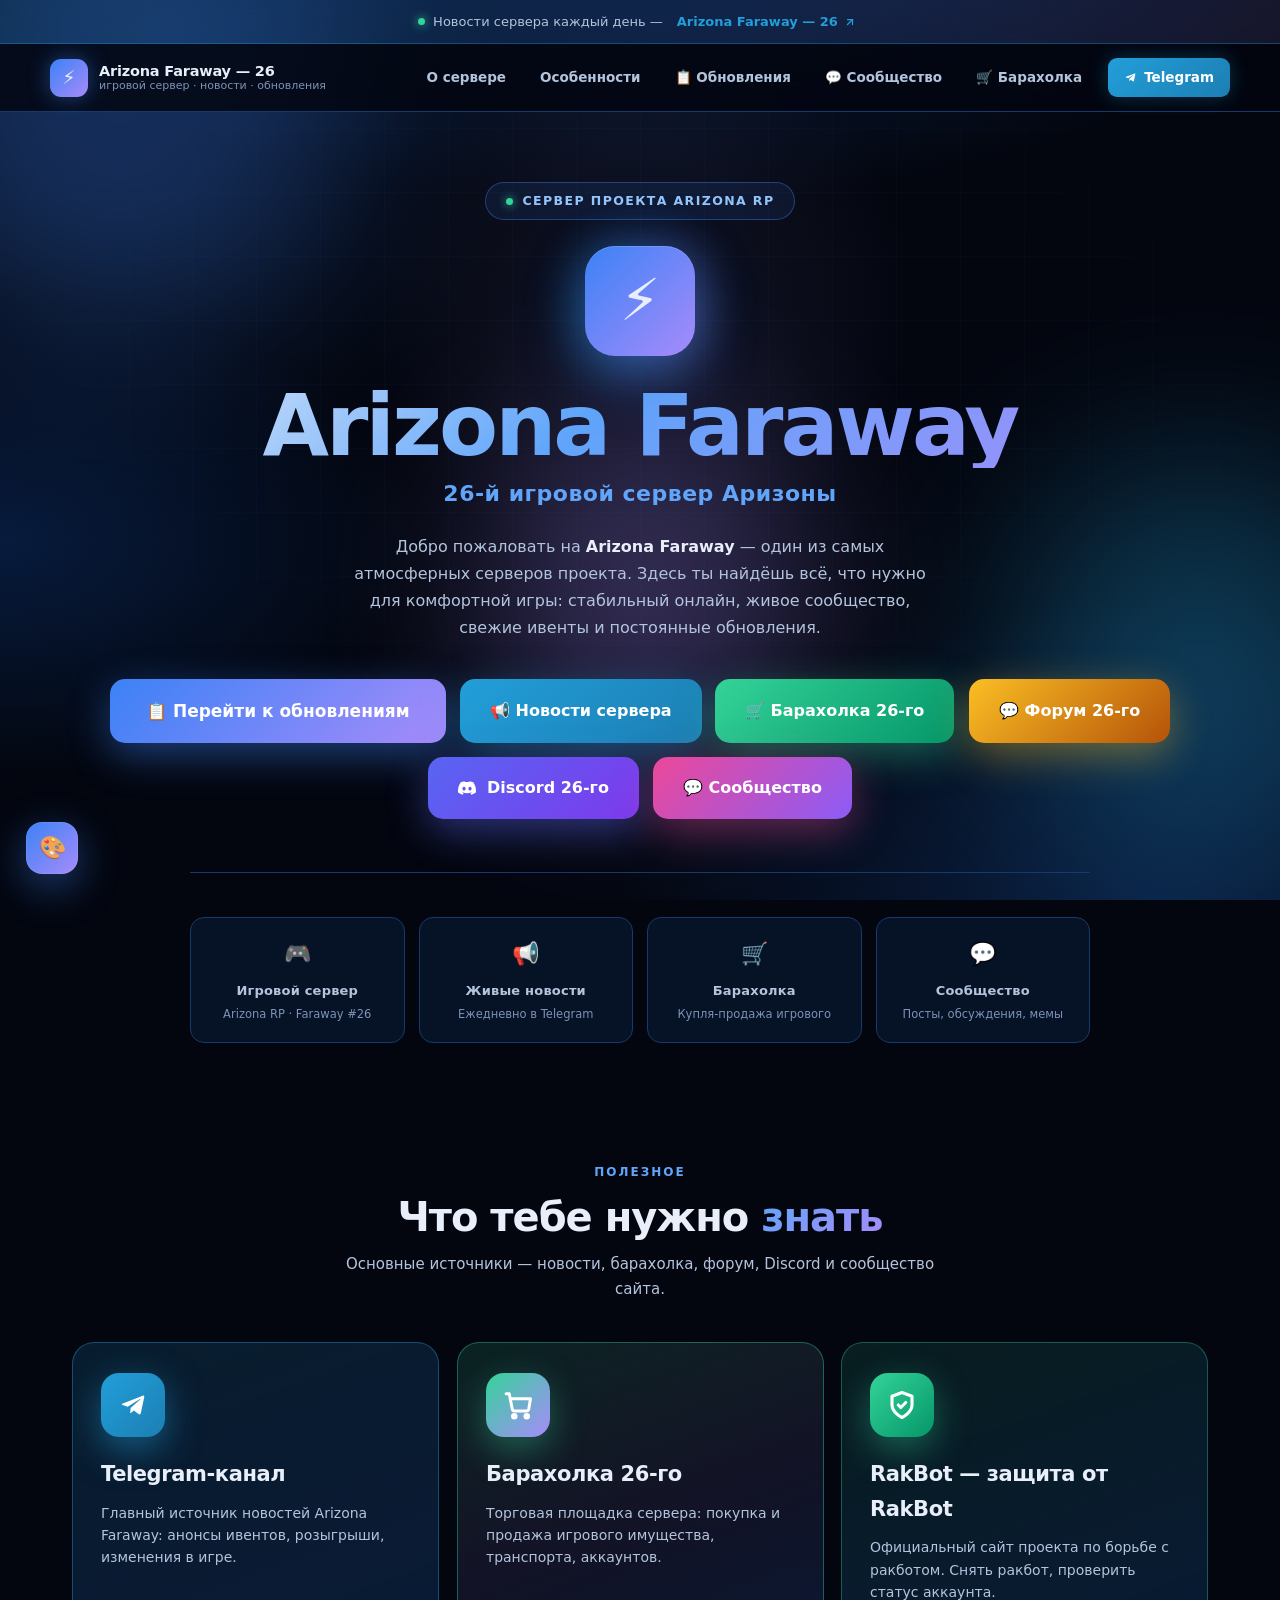
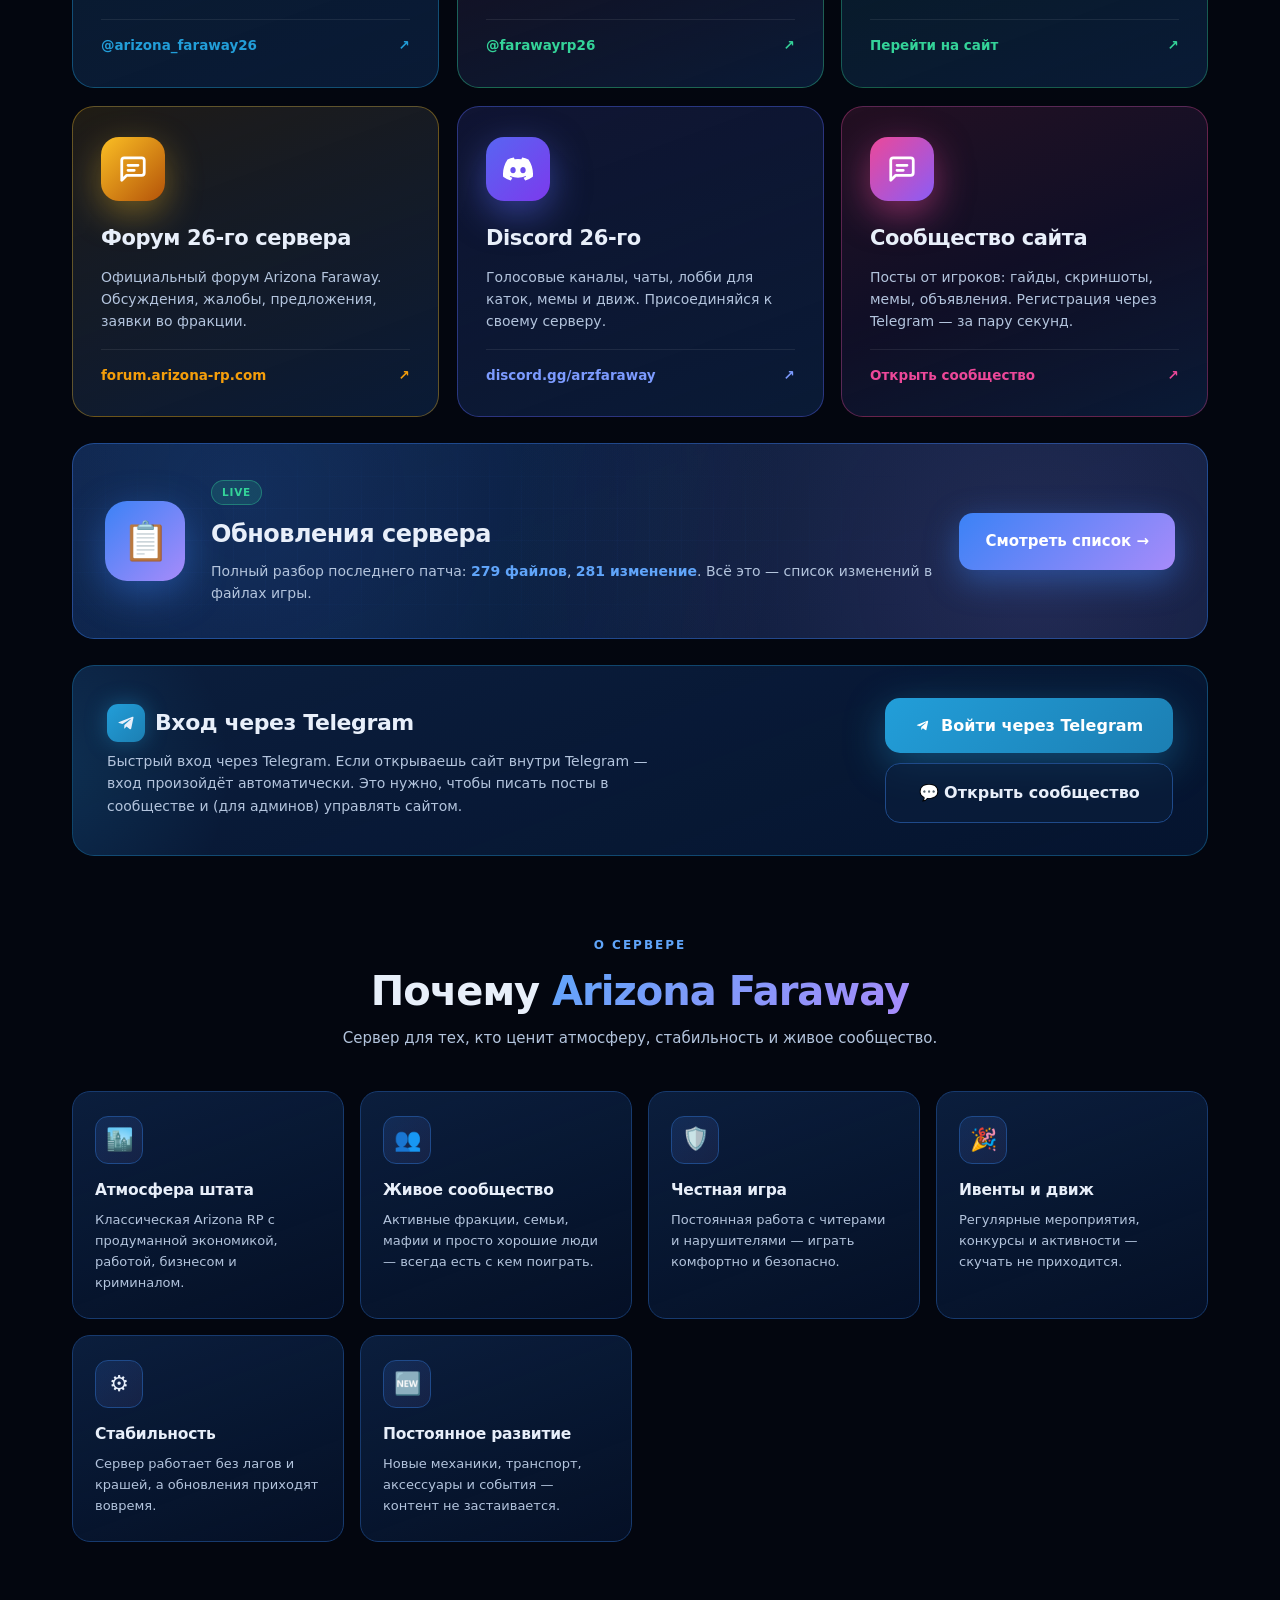
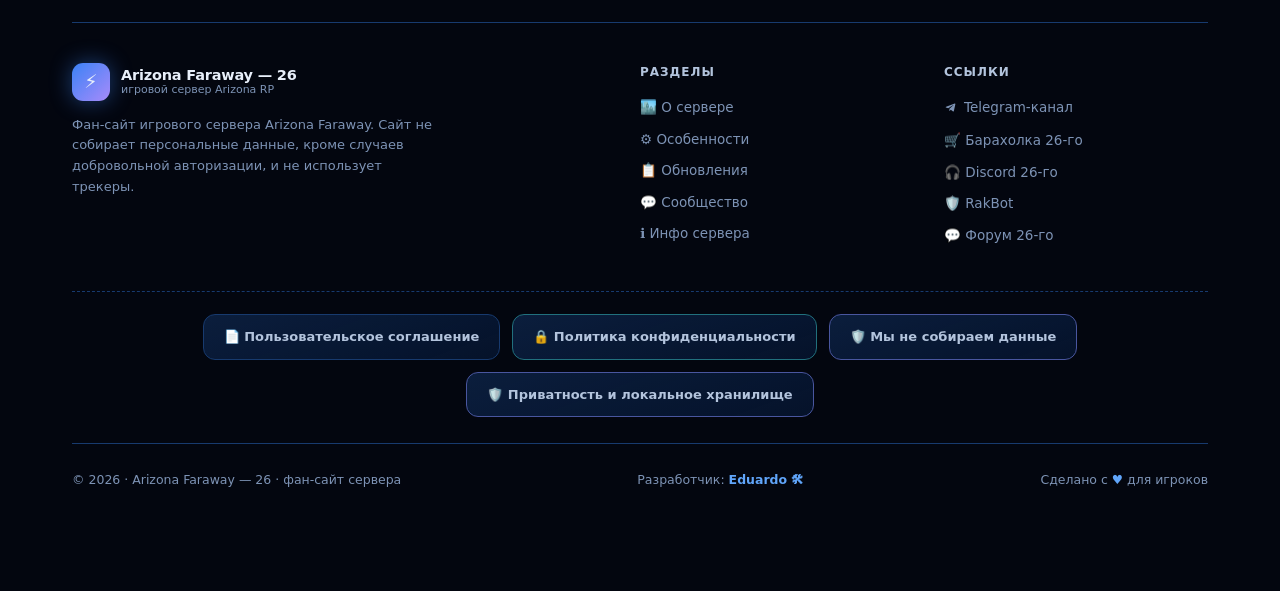
<file: site/index.html>
<!DOCTYPE html>
<html lang="ru">
<head>
<meta charset="UTF-8">
<meta name="viewport" content="width=device-width, initial-scale=1.0">
<title>Arizona Faraway — игровой сервер Arizona RP</title>
<meta name="description" content="Arizona Faraway — один из серверов проекта Arizona RP. Новости, обновления, сообщество и всё о сервере.">
<link rel="stylesheet" href="theme.css">
<style>
  *{box-sizing:border-box;margin:0;padding:0}
  html{scroll-behavior:smooth;scroll-padding-top:90px}

  body{
    font-family:'Inter','Segoe UI',system-ui,-apple-system,sans-serif;
    background:var(--bg-0);
    color:var(--text);
    line-height:1.65;
    min-height:100vh;
    overflow-x:hidden;
    -webkit-font-smoothing:antialiased;
    transition:background .4s, color .4s;
  }

  #cursorGlow{
    position:fixed;top:0;left:0;
    width:600px;height:600px;
    margin:-300px 0 0 -300px;
    background:radial-gradient(circle,
      color-mix(in srgb, var(--accent) 9%, transparent) 0%,
      color-mix(in srgb, var(--violet) 5%, transparent) 35%,
      transparent 65%);
    pointer-events:none;
    z-index:1;
    will-change:transform;
    mix-blend-mode:screen;
  }
  @media (max-width:720px){#cursorGlow{display:none}}

  .bg-layer{position:fixed;inset:0;z-index:-1;overflow:hidden;background:var(--bg-image), var(--bg-0);}
  .bg-layer::before{
    content:'';position:absolute;inset:0;
    background-image:
      linear-gradient(var(--grid-line) 1px, transparent 1px),
      linear-gradient(90deg, var(--grid-line) 1px, transparent 1px);
    background-size:64px 64px;
    mask-image:radial-gradient(ellipse 80% 60% at 50% 40%, #000 40%, transparent 80%);
    -webkit-mask-image:radial-gradient(ellipse 80% 60% at 50% 40%, #000 40%, transparent 80%);
  }
  .orb{position:absolute;border-radius:50%;filter:blur(90px);opacity:.32;animation:float 26s ease-in-out infinite}
  .orb.o1{width:480px;height:480px;background:var(--accent);top:-140px;left:-120px}
  .orb.o2{width:380px;height:380px;background:var(--tg);bottom:6%;right:-110px;animation-delay:-9s}
  .orb.o3{width:320px;height:320px;background:var(--violet);top:48%;left:38%;animation-delay:-16s}
  @keyframes float{
    0%,100%{transform:translate(0,0) scale(1)}
    33%{transform:translate(50px,-40px) scale(1.1)}
    66%{transform:translate(-40px,40px) scale(.92)}
  }

  .wrap{max-width:1180px;margin:0 auto;padding:0 22px 100px;position:relative;z-index:2}

  .announce{
    background:linear-gradient(90deg,
      color-mix(in srgb, var(--tg) 12%, transparent),
      color-mix(in srgb, var(--accent) 12%, transparent),
      color-mix(in srgb, var(--violet) 12%, transparent));
    border-bottom:1px solid color-mix(in srgb, var(--tg) 35%, transparent);
    padding:9px 20px;font-size:13px;text-align:center;
    position:relative;z-index:60;
    backdrop-filter:blur(10px);-webkit-backdrop-filter:blur(10px);
  }
  .announce-inner{max-width:1180px;margin:0 auto;display:flex;align-items:center;justify-content:center;gap:8px;flex-wrap:wrap}
  .announce a{color:var(--tg);text-decoration:none;font-weight:700;display:inline-flex;align-items:center;gap:6px;padding:2px 6px;border-radius:6px;transition:.2s}
  .announce a:hover{background:color-mix(in srgb, var(--tg) 15%, transparent);filter:brightness(1.15)}
  .announce .label{color:var(--text-2)}
  .announce .dot-live{width:7px;height:7px;background:var(--green);border-radius:50%;box-shadow:0 0 10px var(--green);animation:pulse-dot 1.8s ease-in-out infinite}
  @keyframes pulse-dot{0%,100%{opacity:1;transform:scale(1)}50%{opacity:.5;transform:scale(.85)}}

  .nav{
    position:sticky;top:0;z-index:50;
    backdrop-filter:blur(18px);-webkit-backdrop-filter:blur(18px);
    background:color-mix(in srgb, var(--bg-0) 82%, transparent);
    border-bottom:1px solid var(--border);
    margin:0 -22px;
    padding:14px 22px;
  }
  .nav-inner{max-width:1180px;margin:0 auto;display:flex;align-items:center;gap:22px}
  .brand{display:flex;align-items:center;gap:11px;font-weight:700;font-size:15px;text-decoration:none;color:var(--text)}
  .brand .logo{
    width:38px;height:38px;
    background:linear-gradient(135deg,var(--accent),var(--violet));
    border-radius:11px;display:grid;place-items:center;font-size:19px;
    box-shadow:0 0 22px var(--glow);
    transition:.3s;
  }
  .brand:hover .logo{transform:rotate(-8deg) scale(1.06)}
  .brand-text{display:flex;flex-direction:column;line-height:1.15}
  .brand-text .t{font-size:14.5px;font-weight:800;letter-spacing:-.2px}
  .brand-text .s{font-size:11px;color:var(--dim);font-weight:500}

  .nav-links{display:flex;gap:6px;margin-left:auto;align-items:center;flex-wrap:wrap}
  .nav-links a{
    color:var(--text-2);text-decoration:none;font-size:13.5px;font-weight:600;
    padding:8px 14px;border-radius:9px;transition:.2s;
    display:inline-flex;align-items:center;gap:6px;
  }
  .nav-links a:hover{color:var(--text);background:color-mix(in srgb, var(--accent) 12%, transparent)}
  .nav-links a.active{color:var(--text);background:color-mix(in srgb, var(--accent) 18%, transparent);border:1px solid color-mix(in srgb, var(--accent) 35%, transparent)}

  .nav-cta{
    background:linear-gradient(135deg,var(--tg),#1c7fb3);
    color:#fff !important;
    padding:8px 16px !important;
    border-radius:9px !important;
    font-weight:700 !important;
    display:inline-flex !important;align-items:center;gap:7px !important;
    box-shadow:0 0 20px color-mix(in srgb, var(--tg) 30%, transparent);
    transition:.3s !important;
  }
  .nav-cta:hover{
    background:linear-gradient(135deg,#4cb8ef,var(--tg)) !important;
    transform:translateY(-1px);
    box-shadow:0 0 30px color-mix(in srgb, var(--tg) 50%, transparent);
  }

  .user-chip{
    display:inline-flex;align-items:center;gap:8px;
    padding:6px 12px;border-radius:999px;
    background:color-mix(in srgb, var(--tg) 12%, transparent);
    border:1px solid color-mix(in srgb, var(--tg) 35%, transparent);
    font-size:12.5px;font-weight:700;color:var(--tg);
    cursor:pointer;transition:.2s;
  }
  .user-chip:hover{background:color-mix(in srgb, var(--tg) 20%, transparent)}
  .user-chip .av{
    width:20px;height:20px;border-radius:50%;
    background:linear-gradient(135deg,var(--tg),#1c7fb3);
    display:grid;place-items:center;color:#fff;font-size:10px;font-weight:800;
    overflow:hidden;
  }
  .user-chip .av img{width:100%;height:100%;object-fit:cover}

  .burger{
    display:none;background:color-mix(in srgb, var(--card) 85%, transparent);
    border:1px solid var(--border);color:var(--text);
    width:40px;height:40px;border-radius:10px;
    cursor:pointer;font-size:18px;transition:.2s;
  }
  .burger:hover{border-color:var(--accent)}

  .hero{padding:70px 0 40px;text-align:center;position:relative}

  .server-badge{
    display:inline-flex;align-items:center;gap:10px;
    background:color-mix(in srgb, var(--accent) 10%, transparent);
    border:1px solid color-mix(in srgb, var(--accent) 40%, transparent);
    color:var(--accent-3);
    font-size:12.5px;font-weight:700;letter-spacing:1.4px;
    text-transform:uppercase;
    padding:8px 20px;border-radius:999px;
    margin-bottom:26px;
    animation:pulse-border 3s ease-in-out infinite;
  }
  @keyframes pulse-border{
    0%,100%{box-shadow:0 0 24px color-mix(in srgb, var(--accent) 15%, transparent)}
    50%{box-shadow:0 0 36px color-mix(in srgb, var(--accent) 35%, transparent)}
  }
  .server-badge .dot{width:7px;height:7px;background:var(--green);border-radius:50%;box-shadow:0 0 10px var(--green);animation:pulse-dot 1.8s ease-in-out infinite}

  .hero-logo{
    width:110px;height:110px;
    margin:0 auto 26px;
    background:linear-gradient(135deg,var(--accent),var(--violet));
    border-radius:30px;
    display:grid;place-items:center;
    font-size:58px;
    box-shadow:0 20px 60px var(--glow), inset 0 1px 0 rgba(255,255,255,.15);
    animation:bob 4s ease-in-out infinite;
    position:relative;
  }
  .hero-logo::after{
    content:'';
    position:absolute;inset:-6px;
    border-radius:36px;
    background:conic-gradient(from 0deg, var(--accent), var(--violet), var(--tg), var(--accent));
    opacity:.35;z-index:-1;filter:blur(24px);
    animation:spin 8s linear infinite;
  }
  @keyframes bob{0%,100%{transform:translateY(0)}50%{transform:translateY(-10px)}}
  @keyframes spin{to{transform:rotate(360deg)}}

  h1.hero-title{
    font-size:clamp(42px,8vw,86px);
    font-weight:900;
    letter-spacing:-3px;
    line-height:1;
    background:linear-gradient(135deg,var(--text) 0%,var(--accent-2) 45%,var(--violet) 100%);
    -webkit-background-clip:text;-webkit-text-fill-color:transparent;background-clip:text;
    margin-bottom:8px;
  }

  .hero-tagline{
    font-size:clamp(16px,2.2vw,22px);
    color:var(--accent-2);
    font-weight:600;letter-spacing:.5px;
    margin-bottom:20px;
  }

  .hero-desc{
    color:var(--text-2);font-size:16px;
    max-width:600px;margin:0 auto 38px;
    line-height:1.7;
  }
  .hero-desc b{color:var(--text);font-weight:600}

  .hero-cta{
    display:flex;gap:14px;justify-content:center;flex-wrap:wrap;
    margin-bottom:52px;
  }

  .btn{
    display:inline-flex;align-items:center;gap:11px;
    padding:16px 30px;
    border-radius:15px;
    font-size:16px;font-weight:700;
    font-family:inherit;
    text-decoration:none;cursor:pointer;border:none;
    transition:transform .3s cubic-bezier(.4,0,.2,1), box-shadow .3s, background .3s, border-color .3s;
    position:relative;overflow:hidden;
    will-change:transform;
  }

  .btn-primary{
    background:linear-gradient(135deg,var(--accent),var(--violet));
    color:#fff;
    box-shadow:0 12px 40px var(--glow);
    padding:18px 36px;
    font-size:17px;
  }
  .btn-primary:hover{
    transform:translateY(-3px) scale(1.03);
    box-shadow:0 22px 60px var(--glow), 0 0 0 1px color-mix(in srgb, var(--accent-2) 60%, transparent);
  }
  .btn-primary:active{transform:translateY(-1px) scale(.99)}
  .btn-primary::after{
    content:'';position:absolute;inset:0;
    background:linear-gradient(135deg,transparent 30%, rgba(255,255,255,.25), transparent 70%);
    transform:translateX(-100%);transition:.75s;
  }
  .btn-primary:hover::after{transform:translateX(100%)}

  .btn-tg{
    background:linear-gradient(135deg,var(--tg),#1c7fb3);
    color:#fff;
    box-shadow:0 12px 40px color-mix(in srgb, var(--tg) 40%, transparent);
    padding:18px 30px;
    font-size:16px;
  }
  .btn-tg:hover{
    transform:translateY(-3px) scale(1.03);
    box-shadow:0 22px 60px color-mix(in srgb, var(--tg) 55%, transparent);
    background:linear-gradient(135deg,#4cb8ef,var(--tg));
  }
  .btn-tg:active{transform:translateY(-1px) scale(.99)}

  .btn-market{
    background:linear-gradient(135deg,var(--green),#059669);
    color:#fff;
    box-shadow:0 12px 40px color-mix(in srgb, var(--green) 40%, transparent);
    padding:18px 30px;
    font-size:16px;
  }
  .btn-market:hover{
    transform:translateY(-3px) scale(1.03);
    box-shadow:0 22px 60px color-mix(in srgb, var(--green) 55%, transparent);
    background:linear-gradient(135deg,#6ee7b7,var(--green));
  }
  .btn-market:active{transform:translateY(-1px) scale(.99)}

  .btn-forum{
    background:linear-gradient(135deg,var(--gold),#b45309);
    color:#fff;
    box-shadow:0 12px 40px color-mix(in srgb, var(--gold) 40%, transparent);
    padding:18px 30px;
    font-size:16px;
  }
  .btn-forum:hover{
    transform:translateY(-3px) scale(1.03);
    box-shadow:0 22px 60px color-mix(in srgb, var(--gold) 55%, transparent);
    background:linear-gradient(135deg,#fcd34d,var(--gold-2));
  }
  .btn-forum:active{transform:translateY(-1px) scale(.99)}

  /* Discord — индиго-фиолетовая */
  .btn-discord{
    background:linear-gradient(135deg,#5865F2,#7C3AED);
    color:#fff;
    box-shadow:0 12px 40px rgba(88,101,242,.45);
    padding:18px 30px;
    font-size:16px;
  }
  .btn-discord:hover{
    transform:translateY(-3px) scale(1.03);
    box-shadow:0 22px 60px rgba(88,101,242,.65);
    background:linear-gradient(135deg,#7C3AED,#5865F2);
  }
  .btn-discord:active{transform:translateY(-1px) scale(.99)}

  /* Сообщество — розово-фиолетовая */
  .btn-community{
    background:linear-gradient(135deg,#ec4899,#8b5cf6);
    color:#fff;
    box-shadow:0 12px 40px rgba(236,72,153,.4);
    padding:18px 30px;
    font-size:16px;
  }
  .btn-community:hover{
    transform:translateY(-3px) scale(1.03);
    box-shadow:0 22px 60px rgba(236,72,153,.6);
    background:linear-gradient(135deg,#f472b6,#a78bfa);
  }
  .btn-community:active{transform:translateY(-1px) scale(.99)}

  .btn-ghost{
    background:color-mix(in srgb, var(--card) 70%, transparent);
    border:1px solid var(--border-2);
    color:var(--text);
  }
  .btn-ghost:hover{
    border-color:var(--accent);
    background:color-mix(in srgb, var(--card-2) 90%, transparent);
    transform:translateY(-3px) scale(1.03);
    box-shadow:0 14px 40px rgba(0,0,0,.5), 0 0 0 1px color-mix(in srgb, var(--accent) 40%, transparent);
  }
  .btn-ghost:active{transform:translateY(-1px) scale(.99)}

  .quick-info{
    display:grid;
    grid-template-columns:repeat(auto-fit,minmax(200px,1fr));
    gap:14px;max-width:900px;margin:0 auto;
    padding-top:44px;border-top:1px solid var(--border);
  }
  .qi{
    background:color-mix(in srgb, var(--card) 50%, transparent);
    border:1px solid var(--border);
    border-radius:14px;
    padding:18px 16px;text-align:center;
    transition:.3s;
  }
  .qi:hover{
    border-color:var(--border-2);
    transform:translateY(-3px);
    background:color-mix(in srgb, var(--card-2) 60%, transparent);
  }
  .qi .icon{font-size:22px;margin-bottom:8px;display:block}
  .qi .t{font-size:13px;color:var(--text-2);font-weight:600;letter-spacing:.2px}
  .qi .d{font-size:11.5px;color:var(--dim);margin-top:3px}

  .sec-head{text-align:center;margin:80px auto 40px;max-width:640px}
  .sec-head .kicker{
    color:var(--accent-2);font-size:12px;font-weight:700;
    text-transform:uppercase;letter-spacing:2px;margin-bottom:12px;
  }
  .sec-head h2{
    font-size:clamp(26px,4vw,40px);font-weight:800;
    letter-spacing:-1px;line-height:1.15;margin-bottom:12px;
  }
  .sec-head h2 span{
    background:linear-gradient(135deg,var(--accent-2),var(--violet));
    -webkit-background-clip:text;-webkit-text-fill-color:transparent;background-clip:text;
  }
  .sec-head p{color:var(--text-2);font-size:15px}

  .big-cards{
    display:grid;
    grid-template-columns:repeat(auto-fit,minmax(280px,1fr));
    gap:18px;
  }

  .big-card{
    position:relative;
    background:linear-gradient(160deg,var(--card) 0%,color-mix(in srgb, var(--bg-2) 70%, transparent) 100%);
    border:1px solid var(--border);
    border-radius:22px;
    padding:30px 28px;
    text-decoration:none;color:inherit;
    overflow:hidden;
    transition:transform .4s cubic-bezier(.4,0,.2,1), border-color .3s, box-shadow .3s;
    display:flex;flex-direction:column;
    min-height:280px;
    will-change:transform;
  }

  .big-card::before{
    content:'';position:absolute;inset:0;
    background:radial-gradient(circle at var(--mx,50%) var(--my,0%), color-mix(in srgb, var(--accent) 18%, transparent), transparent 60%);
    opacity:0;transition:.4s;pointer-events:none;
  }
  .big-card:hover{
    transform:translateY(-6px);
    border-color:var(--border-2);
    box-shadow:0 24px 70px rgba(0,0,0,.55), 0 0 0 1px color-mix(in srgb, var(--accent) 20%, transparent);
  }
  .big-card:hover::before{opacity:1}

  .big-card.tg-card{
    background:linear-gradient(160deg,color-mix(in srgb, var(--tg) 16%, transparent),color-mix(in srgb, var(--card) 85%, transparent));
    border-color:color-mix(in srgb, var(--tg) 40%, transparent);
  }
  .big-card.tg-card:hover{
    border-color:var(--tg);
    box-shadow:0 24px 70px rgba(0,0,0,.55), 0 0 0 1px color-mix(in srgb, var(--tg) 40%, transparent), 0 0 50px color-mix(in srgb, var(--tg) 20%, transparent);
  }
  .big-card.tg-card::before{
    background:radial-gradient(circle at var(--mx,50%) var(--my,0%), color-mix(in srgb, var(--tg) 22%, transparent), transparent 60%);
  }

  .big-card.rak-card{
    background:linear-gradient(160deg,color-mix(in srgb, var(--green) 12%, transparent),color-mix(in srgb, var(--card) 85%, transparent));
    border-color:color-mix(in srgb, var(--green) 35%, transparent);
  }
  .big-card.rak-card:hover{
    border-color:var(--green);
    box-shadow:0 24px 70px rgba(0,0,0,.55), 0 0 0 1px color-mix(in srgb, var(--green) 40%, transparent), 0 0 50px color-mix(in srgb, var(--green) 15%, transparent);
  }
  .big-card.rak-card::before{
    background:radial-gradient(circle at var(--mx,50%) var(--my,0%), color-mix(in srgb, var(--green) 20%, transparent), transparent 60%);
  }

  .big-card.market-card{
    background:linear-gradient(160deg,color-mix(in srgb, var(--green) 14%, transparent),color-mix(in srgb, var(--violet) 10%, transparent),color-mix(in srgb, var(--card) 85%, transparent));
    border-color:color-mix(in srgb, var(--green) 40%, transparent);
  }
  .big-card.market-card:hover{
    border-color:var(--green);
    box-shadow:0 24px 70px rgba(0,0,0,.55), 0 0 0 1px color-mix(in srgb, var(--green) 40%, transparent), 0 0 50px color-mix(in srgb, var(--green) 18%, transparent);
  }
  .big-card.market-card::before{
    background:radial-gradient(circle at var(--mx,50%) var(--my,0%), color-mix(in srgb, var(--green) 22%, transparent), transparent 60%);
  }

  .big-card.forum-card{
    background:linear-gradient(160deg,color-mix(in srgb, var(--gold) 12%, transparent),color-mix(in srgb, var(--card) 85%, transparent));
    border-color:color-mix(in srgb, var(--gold) 35%, transparent);
  }
  .big-card.forum-card:hover{
    border-color:var(--gold-2);
    box-shadow:0 24px 70px rgba(0,0,0,.55), 0 0 0 1px color-mix(in srgb, var(--gold) 40%, transparent), 0 0 50px color-mix(in srgb, var(--gold) 15%, transparent);
  }
  .big-card.forum-card::before{
    background:radial-gradient(circle at var(--mx,50%) var(--my,0%), color-mix(in srgb, var(--gold) 20%, transparent), transparent 60%);
  }

  .big-card.discord-card{
    background:linear-gradient(160deg,rgba(88,101,242,.16),color-mix(in srgb, var(--card) 85%, transparent));
    border-color:rgba(88,101,242,.4);
  }
  .big-card.discord-card:hover{
    border-color:#5865F2;
    box-shadow:0 24px 70px rgba(0,0,0,.55), 0 0 0 1px rgba(88,101,242,.5), 0 0 50px rgba(88,101,242,.25);
  }
  .big-card.discord-card::before{
    background:radial-gradient(circle at var(--mx,50%) var(--my,0%), rgba(124,58,237,.22), transparent 60%);
  }

  .big-card.community-card{
    background:linear-gradient(160deg,rgba(236,72,153,.14),rgba(139,92,246,.10),color-mix(in srgb, var(--card) 85%, transparent));
    border-color:rgba(236,72,153,.35);
  }
  .big-card.community-card:hover{
    border-color:#ec4899;
    box-shadow:0 24px 70px rgba(0,0,0,.55), 0 0 0 1px rgba(236,72,153,.4), 0 0 50px rgba(236,72,153,.2);
  }
  .big-card.community-card::before{
    background:radial-gradient(circle at var(--mx,50%) var(--my,0%), rgba(236,72,153,.22), transparent 60%);
  }

  .big-icon{
    width:64px;height:64px;
    border-radius:18px;
    display:grid;place-items:center;
    margin-bottom:20px;
    position:relative;z-index:1;
    transition:.4s;
    box-shadow:inset 0 1px 0 rgba(255,255,255,.1);
  }
  .big-card.tg-card .big-icon{background:linear-gradient(135deg,var(--tg),#1c7fb3);color:#fff;box-shadow:0 12px 36px color-mix(in srgb, var(--tg) 50%, transparent);}
  .big-card.rak-card .big-icon{background:linear-gradient(135deg,var(--green),#059669);color:#fff;box-shadow:0 12px 36px color-mix(in srgb, var(--green) 40%, transparent);}
  .big-card.market-card .big-icon{background:linear-gradient(135deg,var(--green),var(--violet));color:#fff;box-shadow:0 12px 36px color-mix(in srgb, var(--green) 40%, transparent);}
  .big-card.forum-card .big-icon{background:linear-gradient(135deg,var(--gold),#b45309);color:#fff;box-shadow:0 12px 36px color-mix(in srgb, var(--gold) 40%, transparent);}
  .big-card.discord-card .big-icon{background:linear-gradient(135deg,#5865F2,#7C3AED);color:#fff;box-shadow:0 12px 36px rgba(88,101,242,.5);}
  .big-card.community-card .big-icon{background:linear-gradient(135deg,#ec4899,#8b5cf6);color:#fff;box-shadow:0 12px 36px rgba(236,72,153,.5);}
  .big-card:hover .big-icon{transform:scale(1.08) rotate(-6deg)}

  .big-card h3{
    font-size:21px;font-weight:800;
    letter-spacing:-.4px;margin-bottom:10px;
    position:relative;z-index:1;
  }

  .big-card p{
    color:var(--text-2);font-size:14px;
    line-height:1.6;flex:1;
    position:relative;z-index:1;
    margin-bottom:16px;
  }

  .big-card .big-link{
    display:inline-flex;align-items:center;gap:8px;
    font-size:13.5px;font-weight:700;
    position:relative;z-index:1;
    padding-top:14px;
    border-top:1px solid rgba(255,255,255,.08);
    transition:.3s;
  }
  .big-card.tg-card .big-link{color:var(--tg)}
  .big-card.rak-card .big-link{color:var(--green)}
  .big-card.market-card .big-link{color:var(--green)}
  .big-card.forum-card .big-link{color:var(--gold-2)}
  .big-card.discord-card .big-link{color:#7C9BFF}
  .big-card.community-card .big-link{color:#ec4899}
  .big-card .big-link .arr{transition:.3s;margin-left:auto}
  .big-card:hover .big-link .arr{transform:translate(3px,-3px)}

  .updates-banner{
    margin:26px 0 0;
    background:
      radial-gradient(circle at 15% 30%, color-mix(in srgb, var(--accent) 20%, transparent), transparent 55%),
      radial-gradient(circle at 85% 70%, color-mix(in srgb, var(--violet) 18%, transparent), transparent 55%),
      linear-gradient(160deg,color-mix(in srgb, var(--card) 90%, transparent),color-mix(in srgb, var(--bg-2) 70%, transparent));
    border:1px solid color-mix(in srgb, var(--accent) 40%, transparent);
    border-radius:22px;
    padding:34px 32px;
    display:flex;align-items:center;gap:26px;
    position:relative;overflow:hidden;
    text-decoration:none;color:inherit;
    transition:transform .35s cubic-bezier(.4,0,.2,1), border-color .3s, box-shadow .3s;
    will-change:transform;
  }
  .updates-banner::before{
    content:'';position:absolute;inset:0;
    background-image:
      linear-gradient(var(--grid-line) 1px, transparent 1px),
      linear-gradient(90deg, var(--grid-line) 1px, transparent 1px);
    background-size:32px 32px;
    mask-image:radial-gradient(ellipse 70% 70% at 30% 50%, #000 30%, transparent 80%);
    -webkit-mask-image:radial-gradient(ellipse 70% 70% at 30% 50%, #000 30%, transparent 80%);
    pointer-events:none;
  }
  .updates-banner::after{
    content:'';position:absolute;inset:0;
    background:radial-gradient(circle at var(--mx,50%) var(--my,50%), color-mix(in srgb, var(--accent-2) 18%, transparent), transparent 55%);
    opacity:0;transition:.4s;pointer-events:none;
  }
  .updates-banner:hover{
    transform:translateY(-4px);
    border-color:var(--accent);
    box-shadow:0 20px 60px rgba(0,0,0,.5), 0 0 0 1px color-mix(in srgb, var(--accent) 40%, transparent), 0 0 60px color-mix(in srgb, var(--accent) 15%, transparent);
  }
  .updates-banner:hover::after{opacity:1}

  .ub-icon{
    width:80px;height:80px;flex-shrink:0;
    background:linear-gradient(135deg,var(--accent),var(--violet));
    border-radius:22px;
    display:grid;place-items:center;
    font-size:38px;
    box-shadow:0 12px 40px var(--glow);
    position:relative;z-index:1;
    transition:.4s;
  }
  .updates-banner:hover .ub-icon{transform:rotate(-8deg) scale(1.06)}

  .ub-content{flex:1;position:relative;z-index:1}
  .ub-content .ub-badge{
    display:inline-block;
    background:color-mix(in srgb, var(--green) 15%, transparent);
    border:1px solid color-mix(in srgb, var(--green) 40%, transparent);
    color:var(--green);
    font-size:10.5px;font-weight:700;
    text-transform:uppercase;letter-spacing:.8px;
    padding:3px 10px;border-radius:999px;
    margin-bottom:10px;
    animation:pulse-dot 2s ease-in-out infinite;
  }
  .ub-content h3{
    font-size:24px;font-weight:800;
    letter-spacing:-.5px;margin-bottom:6px;
  }
  .ub-content p{
    color:var(--text-2);font-size:14px;line-height:1.55;
  }
  .ub-content p b{color:var(--accent-2);font-weight:600}

  .ub-btn{
    flex-shrink:0;
    background:linear-gradient(135deg,var(--accent),var(--violet));
    color:#fff;
    padding:16px 26px;border-radius:14px;
    font-weight:700;font-size:15px;
    display:inline-flex;align-items:center;gap:9px;
    box-shadow:0 10px 34px var(--glow);
    position:relative;z-index:1;
    transition:transform .3s, box-shadow .3s;
    white-space:nowrap;
  }
  .updates-banner:hover .ub-btn{
    transform:translateX(4px);
    box-shadow:0 14px 44px var(--glow);
  }

  .features-grid{
    display:grid;
    grid-template-columns:repeat(auto-fit,minmax(240px,1fr));
    gap:16px;
  }

  .feat{
    background:linear-gradient(160deg,var(--card),color-mix(in srgb, var(--bg-2) 50%, transparent));
    border:1px solid var(--border);
    border-radius:18px;
    padding:24px 22px;
    transition:.3s;
    position:relative;overflow:hidden;
  }
  .feat::before{
    content:'';position:absolute;
    top:0;left:0;right:0;height:2px;
    background:linear-gradient(90deg,transparent,var(--accent),transparent);
    opacity:0;transition:.3s;
  }
  .feat:hover{
    border-color:var(--border-2);
    transform:translateY(-4px);
    box-shadow:0 16px 44px rgba(0,0,0,.5);
  }
  .feat:hover::before{opacity:1}
  .feat .fic{
    width:48px;height:48px;border-radius:13px;
    display:grid;place-items:center;font-size:22px;
    background:linear-gradient(135deg,color-mix(in srgb, var(--accent) 15%, transparent),color-mix(in srgb, var(--violet) 8%, transparent));
    border:1px solid var(--border-2);
    margin-bottom:14px;
  }
  .feat h4{font-size:15.5px;font-weight:700;margin-bottom:7px;letter-spacing:-.2px}
  .feat p{font-size:13px;color:var(--text-2);line-height:1.6}

  .login-card{
    margin-top:26px;
    background:linear-gradient(160deg,var(--card) 0%,color-mix(in srgb, var(--bg-2) 70%, transparent) 100%);
    border:1px solid color-mix(in srgb, var(--tg) 35%, transparent);
    border-radius:22px;
    padding:32px 34px;
    display:grid;
    grid-template-columns:1fr auto;
    gap:26px;
    align-items:center;
    position:relative;
    overflow:hidden;
  }
  .login-card::before{
    content:'';
    position:absolute;
    top:-50%;left:-20%;
    width:400px;height:400px;
    background:radial-gradient(circle, color-mix(in srgb, var(--tg) 15%, transparent), transparent 65%);
    pointer-events:none;
  }
  .login-card .lc-info{position:relative;z-index:1}
  .login-card h3{
    font-size:22px;font-weight:800;letter-spacing:-.4px;
    margin-bottom:8px;
    display:flex;align-items:center;gap:10px;
  }
  .login-card h3 .ico{
    width:38px;height:38px;border-radius:11px;
    background:linear-gradient(135deg,var(--tg),#1c7fb3);
    display:grid;place-items:center;font-size:18px;
    box-shadow:0 0 22px color-mix(in srgb, var(--tg) 40%, transparent);
  }
  .login-card p{color:var(--text-2);font-size:14px;line-height:1.6;max-width:560px}
  .login-card .lc-actions{position:relative;z-index:1;display:flex;flex-direction:column;gap:10px;min-width:220px}
  .login-card .lc-actions .btn{justify-content:center;width:100%}

  @media (max-width:760px){
    .login-card{grid-template-columns:1fr;padding:24px 22px}
    .login-card .lc-actions{width:100%}
  }

  footer{
    margin-top:80px;padding-top:40px;
    border-top:1px solid var(--border);
  }
  .foot-grid{
    display:grid;
    grid-template-columns:2fr 1fr 1fr;
    gap:40px;margin-bottom:36px;
  }
  .foot-brand .brand{margin-bottom:14px}
  .foot-brand p{
    color:var(--dim);font-size:13px;
    max-width:360px;line-height:1.6;
  }
  .foot-col h5{
    font-size:12px;font-weight:700;
    text-transform:uppercase;letter-spacing:1px;
    color:var(--text-2);margin-bottom:14px;
  }
  .foot-col ul{list-style:none}
  .foot-col ul li{margin-bottom:9px}
  .foot-col ul a{
    color:var(--dim);font-size:13.5px;
    text-decoration:none;transition:.2s;
    display:inline-flex;align-items:center;gap:7px;
  }
  .foot-col ul a:hover{color:var(--accent-2)}

  .foot-legal{
    display:flex;gap:12px;flex-wrap:wrap;justify-content:center;
    margin:0 0 26px;
    padding:22px 0 0;
    border-top:1px dashed var(--border);
  }
  .foot-legal a{
    display:inline-flex;align-items:center;gap:8px;
    padding:11px 20px;border-radius:12px;
    background:linear-gradient(160deg,var(--card),color-mix(in srgb, var(--bg-2) 60%, transparent));
    border:1px solid var(--border);
    color:var(--text-2);text-decoration:none;
    font-size:13px;font-weight:600;
    transition:.28s cubic-bezier(.4,0,.2,1);
    position:relative;overflow:hidden;
  }
  .foot-legal a::before{
    content:'';position:absolute;inset:0;
    background:linear-gradient(135deg, transparent 40%, color-mix(in srgb, var(--accent) 15%, transparent), transparent 60%);
    transform:translateX(-100%);transition:.6s;
  }
  .foot-legal a:hover{
    border-color:var(--accent);
    color:var(--accent-2);
    transform:translateY(-2px);
    box-shadow:0 10px 28px rgba(0,0,0,.4), 0 0 0 1px color-mix(in srgb, var(--accent) 30%, transparent);
  }
  .foot-legal a:hover::before{transform:translateX(100%)}
  .foot-legal a.privacy-ico{border-color:color-mix(in srgb, var(--green) 35%, var(--border))}
  .foot-legal a.privacy-ico:hover{border-color:var(--green);color:var(--green)}
  .foot-legal a.docs-ico{border-color:color-mix(in srgb, var(--violet) 35%, var(--border))}
  .foot-legal a.docs-ico:hover{border-color:var(--violet);color:var(--violet)}

  .foot-bottom{
    padding-top:26px;
    border-top:1px solid var(--border);
    display:flex;justify-content:space-between;
    align-items:center;gap:16px;flex-wrap:wrap;
    color:var(--dim);font-size:12.5px;
  }
  .foot-bottom .heart{color:var(--accent-2);animation:beat 1.6s ease-in-out infinite;display:inline-block}
  .foot-bottom a{color:var(--accent-2);text-decoration:none;font-weight:600}
  .foot-bottom a:hover{text-decoration:underline}
  @keyframes beat{0%,100%{transform:scale(1)}50%{transform:scale(1.3)}}

  #toTop{
    position:fixed;bottom:26px;right:26px;
    width:48px;height:48px;border-radius:14px;
    background:linear-gradient(135deg,var(--accent),var(--violet));
    color:#fff;border:none;font-size:19px;cursor:pointer;
    opacity:0;pointer-events:none;
    transition:.3s cubic-bezier(.4,0,.2,1);
    box-shadow:0 8px 30px var(--glow);z-index:40;
  }
  #toTop.show{opacity:1;pointer-events:auto}
  #toTop:hover{transform:translateY(-4px) scale(1.05);box-shadow:0 12px 40px var(--glow)}

  @media (max-width:640px){#toTop{bottom:80px;right:20px}}

  @media (max-width:900px){
    .foot-grid{grid-template-columns:1fr;gap:32px}
    .updates-banner{flex-direction:column;text-align:center;padding:30px 24px;gap:20px}
    .ub-icon{margin:0 auto}
    .ub-btn{width:100%;justify-content:center}
  }
  @media (max-width:720px){
    .nav-links{
      display:none;
      position:absolute;top:calc(100% + 8px);right:22px;left:22px;
      flex-direction:column;
      background:color-mix(in srgb, var(--bg-0) 98%, transparent);
      border:1px solid var(--border-2);
      border-radius:14px;padding:10px;
      box-shadow:0 20px 60px rgba(0,0,0,.6);
      backdrop-filter:blur(20px);-webkit-backdrop-filter:blur(20px);
    }
    .nav-links.open{display:flex}
    .nav-links a{width:100%;justify-content:flex-start}
    .burger{display:grid;place-items:center;margin-left:auto}
    .hero{padding:50px 0 30px}
    .hero-logo{width:90px;height:90px;font-size:46px;border-radius:24px}
    .hero-cta .btn{width:100%;justify-content:center}
    .hero-cta{flex-direction:column;align-items:stretch}
    .foot-bottom{justify-content:center;text-align:center}
    .nav{padding:12px 22px}
  }
</style>
</head>
<body>

<div id="cursorGlow"></div>

<div class="bg-layer">
  <div class="orb o1"></div>
  <div class="orb o2"></div>
  <div class="orb o3"></div>
</div>

<div class="announce">
  <div class="announce-inner">
    <span class="dot-live"></span>
    <span class="label">Новости сервера каждый день —</span>
    <a href="https://t.me/arizona_faraway26" target="_blank" rel="noopener">
      Arizona Faraway — 26
      <svg width="12" height="12" viewBox="0 0 24 24" fill="none" stroke="currentColor" stroke-width="2.5" stroke-linecap="round" stroke-linejoin="round"><path d="M7 17L17 7"/><path d="M7 7h10v10"/></svg>
    </a>
  </div>
</div>

<nav class="nav">
  <div class="nav-inner">
    <a class="brand" href="#top">
      <span class="logo">⚡</span>
      <span class="brand-text">
        <span class="t">Arizona Faraway — 26</span>
        <span class="s">игровой сервер · новости · обновления</span>
      </span>
    </a>
    <button class="burger" id="burger" aria-label="Меню">☰</button>
    <div class="nav-links" id="navLinks">
      <a href="#about">О сервере</a>
      <a href="#features">Особенности</a>
      <a href="updates.html">📋 Обновления</a>
      <a href="community.html">💬 Сообщество</a>
      <a href="https://t.me/farawayrp26" target="_blank" rel="noopener">🛒 Барахолка</a>
      <span id="userSlot"></span>
      <a class="nav-cta" href="https://t.me/arizona_faraway26" target="_blank" rel="noopener">
        <svg width="13" height="13" viewBox="0 0 24 24" fill="currentColor"><path d="M9.78 18.65l.28-4.23 7.68-6.92c.34-.31-.07-.46-.52-.19L7.74 13.3 3.64 12c-.88-.25-.89-.86.2-1.3l15.97-6.16c.73-.33 1.43.18 1.15 1.3l-2.72 12.81c-.19.91-.74 1.13-1.5.71L12.6 16.3l-1.99 1.93c-.23.23-.42.42-.83.42z"/></svg>
        Telegram
      </a>
    </div>
  </div>
</nav>

<div class="wrap" id="top">

  <header class="hero">
    <div class="server-badge"><span class="dot"></span>Сервер проекта Arizona RP</div>

    <div class="hero-logo">⚡</div>

    <h1 class="hero-title">Arizona Faraway</h1>
    <div class="hero-tagline">26-й игровой сервер Аризоны</div>

    <p class="hero-desc">
      Добро пожаловать на <b>Arizona Faraway</b> — один из самых атмосферных серверов проекта.
      Здесь ты найдёшь всё, что нужно для комфортной игры: стабильный онлайн, живое сообщество,
      свежие ивенты и постоянные обновления.
    </p>

    <!-- Цветные кнопки: обновления / новости / барахолка / форум / discord -->
    <div class="hero-cta">
      <a href="updates.html" class="btn btn-primary">📋 Перейти к обновлениям</a>
      <a href="https://t.me/arizona_faraway26" class="btn btn-tg" target="_blank" rel="noopener">📢 Новости сервера</a>
      <a href="https://t.me/farawayrp26" class="btn btn-market" target="_blank" rel="noopener">🛒 Барахолка 26-го</a>
      <a href="https://forum.arizona-rp.com/forums/2905/" class="btn btn-forum" target="_blank" rel="noopener">💬 Форум 26-го</a>
      <a href="https://discord.gg/arzfaraway" class="btn btn-discord" target="_blank" rel="noopener">
        <svg width="18" height="18" viewBox="0 0 24 24" fill="currentColor"><path d="M20.317 4.37a19.79 19.79 0 0 0-4.885-1.515.074.074 0 0 0-.079.037c-.21.375-.444.865-.608 1.25a18.27 18.27 0 0 0-5.487 0 12.64 12.64 0 0 0-.617-1.25.077.077 0 0 0-.079-.037A19.74 19.74 0 0 0 3.677 4.37a.07.07 0 0 0-.032.027C.533 9.046-.32 13.58.099 18.057a.082.082 0 0 0 .031.057 19.9 19.9 0 0 0 5.993 3.03.078.078 0 0 0 .084-.028c.462-.63.874-1.295 1.226-1.994a.076.076 0 0 0-.041-.106 13.1 13.1 0 0 1-1.872-.892.077.077 0 0 1-.008-.128c.126-.094.252-.192.372-.291a.074.074 0 0 1 .077-.01c3.928 1.793 8.18 1.793 12.062 0a.074.074 0 0 1 .078.01c.12.099.246.198.373.292a.077.077 0 0 1-.006.127 12.3 12.3 0 0 1-1.873.892.077.077 0 0 0-.041.107c.36.698.772 1.362 1.225 1.993a.076.076 0 0 0 .084.028 19.84 19.84 0 0 0 6.002-3.03.077.077 0 0 0 .032-.054c.5-5.177-.838-9.674-3.549-13.66a.061.061 0 0 0-.031-.03zM8.02 15.331c-1.183 0-2.157-1.085-2.157-2.419 0-1.333.955-2.418 2.157-2.418 1.21 0 2.176 1.095 2.157 2.418 0 1.334-.956 2.419-2.157 2.419zm7.975 0c-1.183 0-2.157-1.085-2.157-2.419 0-1.333.955-2.418 2.157-2.418 1.21 0 2.176 1.095 2.157 2.418 0 1.334-.946 2.419-2.157 2.419z"/></svg>
        Discord 26-го
      </a>
      <a href="community.html" class="btn btn-community">💬 Сообщество</a>
    </div>

    <div class="quick-info">
      <div class="qi">
        <span class="icon">🎮</span>
        <div class="t">Игровой сервер</div>
        <div class="d">Arizona RP · Faraway #26</div>
      </div>
      <div class="qi">
        <span class="icon">📢</span>
        <div class="t">Живые новости</div>
        <div class="d">Ежедневно в Telegram</div>
      </div>
      <div class="qi">
        <span class="icon">🛒</span>
        <div class="t">Барахолка</div>
        <div class="d">Купля-продажа игрового</div>
      </div>
      <div class="qi">
        <span class="icon">💬</span>
        <div class="t">Сообщество</div>
        <div class="d">Посты, обсуждения, мемы</div>
      </div>
    </div>
  </header>

  <section>
    <div class="sec-head">
      <div class="kicker">Полезное</div>
      <h2>Что тебе нужно <span>знать</span></h2>
      <p>Основные источники — новости, барахолка, форум, Discord и сообщество сайта.</p>
    </div>

    <div class="big-cards">

      <a class="big-card tg-card" href="https://t.me/arizona_faraway26" target="_blank" rel="noopener">
        <div class="big-icon">
          <svg width="30" height="30" viewBox="0 0 24 24" fill="currentColor"><path d="M9.78 18.65l.28-4.23 7.68-6.92c.34-.31-.07-.46-.52-.19L7.74 13.3 3.64 12c-.88-.25-.89-.86.2-1.3l15.97-6.16c.73-.33 1.43.18 1.15 1.3l-2.72 12.81c-.19.91-.74 1.13-1.5.71L12.6 16.3l-1.99 1.93c-.23.23-.42.42-.83.42z"/></svg>
        </div>
        <h3>Telegram-канал</h3>
        <p>Главный источник новостей Arizona Faraway: анонсы ивентов, розыгрыши, изменения в игре.</p>
        <span class="big-link">@arizona_faraway26 <span class="arr">↗</span></span>
      </a>

      <a class="big-card market-card" href="https://t.me/farawayrp26" target="_blank" rel="noopener">
        <div class="big-icon">
          <svg width="30" height="30" viewBox="0 0 24 24" fill="none" stroke="currentColor" stroke-width="2.4" stroke-linecap="round" stroke-linejoin="round">
            <circle cx="9" cy="21" r="1.4"/><circle cx="19" cy="21" r="1.4"/>
            <path d="M2.5 3h2.5l2.4 12.2a2 2 0 0 0 2 1.6h9.2a2 2 0 0 0 2-1.6L22 7H6"/>
          </svg>
        </div>
        <h3>Барахолка 26-го</h3>
        <p>Торговая площадка сервера: покупка и продажа игрового имущества, транспорта, аккаунтов.</p>
        <span class="big-link">@farawayrp26 <span class="arr">↗</span></span>
      </a>

      <a class="big-card rak-card" href="https://ffhelper.by/login" target="_blank" rel="noopener">
        <div class="big-icon">
          <svg width="30" height="30" viewBox="0 0 24 24" fill="none" stroke="currentColor" stroke-width="2.5" stroke-linecap="round" stroke-linejoin="round">
            <path d="M12 22s8-4 8-10V5l-8-3-8 3v7c0 6 8 10 8 10z"/>
            <path d="M9 12l2 2 4-4"/>
          </svg>
        </div>
        <h3>RakBot — защита от RakBot</h3>
        <p>Официальный сайт проекта по борьбе с ракботом. Снять ракбот, проверить статус аккаунта.</p>
        <span class="big-link">Перейти на сайт <span class="arr">↗</span></span>
      </a>

      <a class="big-card forum-card" href="https://forum.arizona-rp.com/forums/2905/" target="_blank" rel="noopener">
        <div class="big-icon">
          <svg width="30" height="30" viewBox="0 0 24 24" fill="none" stroke="currentColor" stroke-width="2.2" stroke-linecap="round" stroke-linejoin="round">
            <path d="M21 15a2 2 0 0 1-2 2H7l-4 4V5a2 2 0 0 1 2-2h14a2 2 0 0 1 2 2z"/>
            <path d="M8 9h8M8 13h5"/>
          </svg>
        </div>
        <h3>Форум 26-го сервера</h3>
        <p>Официальный форум Arizona Faraway. Обсуждения, жалобы, предложения, заявки во фракции.</p>
        <span class="big-link">forum.arizona-rp.com <span class="arr">↗</span></span>
      </a>

      <a class="big-card discord-card" href="https://discord.gg/arzfaraway" target="_blank" rel="noopener">
        <div class="big-icon">
          <svg width="30" height="30" viewBox="0 0 24 24" fill="currentColor"><path d="M20.317 4.37a19.79 19.79 0 0 0-4.885-1.515.074.074 0 0 0-.079.037c-.21.375-.444.865-.608 1.25a18.27 18.27 0 0 0-5.487 0 12.64 12.64 0 0 0-.617-1.25.077.077 0 0 0-.079-.037A19.74 19.74 0 0 0 3.677 4.37a.07.07 0 0 0-.032.027C.533 9.046-.32 13.58.099 18.057a.082.082 0 0 0 .031.057 19.9 19.9 0 0 0 5.993 3.03.078.078 0 0 0 .084-.028c.462-.63.874-1.295 1.226-1.994a.076.076 0 0 0-.041-.106 13.1 13.1 0 0 1-1.872-.892.077.077 0 0 1-.008-.128c.126-.094.252-.192.372-.291a.074.074 0 0 1 .077-.01c3.928 1.793 8.18 1.793 12.062 0a.074.074 0 0 1 .078.01c.12.099.246.198.373.292a.077.077 0 0 1-.006.127 12.3 12.3 0 0 1-1.873.892.077.077 0 0 0-.041.107c.36.698.772 1.362 1.225 1.993a.076.076 0 0 0 .084.028 19.84 19.84 0 0 0 6.002-3.03.077.077 0 0 0 .032-.054c.5-5.177-.838-9.674-3.549-13.66a.061.061 0 0 0-.031-.03zM8.02 15.331c-1.183 0-2.157-1.085-2.157-2.419 0-1.333.955-2.418 2.157-2.418 1.21 0 2.176 1.095 2.157 2.418 0 1.334-.956 2.419-2.157 2.419zm7.975 0c-1.183 0-2.157-1.085-2.157-2.419 0-1.333.955-2.418 2.157-2.418 1.21 0 2.176 1.095 2.157 2.418 0 1.334-.946 2.419-2.157 2.419z"/></svg>
        </div>
        <h3>Discord 26-го</h3>
        <p>Голосовые каналы, чаты, лобби для каток, мемы и движ. Присоединяйся к своему серверу.</p>
        <span class="big-link">discord.gg/arzfaraway <span class="arr">↗</span></span>
      </a>

      <a class="big-card community-card" href="community.html">
        <div class="big-icon">
          <svg width="30" height="30" viewBox="0 0 24 24" fill="none" stroke="currentColor" stroke-width="2.2" stroke-linecap="round" stroke-linejoin="round">
            <path d="M21 15a2 2 0 0 1-2 2H7l-4 4V5a2 2 0 0 1 2-2h14a2 2 0 0 1 2 2z"/>
            <path d="M8 9h8M8 13h5"/>
          </svg>
        </div>
        <h3>Сообщество сайта</h3>
        <p>Посты от игроков: гайды, скриншоты, мемы, объявления. Регистрация через Telegram — за пару секунд.</p>
        <span class="big-link">Открыть сообщество <span class="arr">↗</span></span>
      </a>

    </div>

    <a class="updates-banner" href="updates.html" id="updatesBanner">
      <div class="ub-icon">📋</div>
      <div class="ub-content">
        <span class="ub-badge">live</span>
        <h3>Обновления сервера</h3>
        <p>Полный разбор последнего патча: <b>279 файлов</b>, <b>281 изменение</b>. Всё это — список изменений в файлах игры.</p>
      </div>
      <div class="ub-btn">Смотреть список →</div>
    </a>

    <div class="login-card" id="loginCard">
      <div class="lc-info">
        <h3>
          <span class="ico">
            <svg width="20" height="20" viewBox="0 0 24 24" fill="currentColor"><path d="M9.78 18.65l.28-4.23 7.68-6.92c.34-.31-.07-.46-.52-.19L7.74 13.3 3.64 12c-.88-.25-.89-.86.2-1.3l15.97-6.16c.73-.33 1.43.18 1.15 1.3l-2.72 12.81c-.19.91-.74 1.13-1.5.71L12.6 16.3l-1.99 1.93c-.23.23-.42.42-.83.42z"/></svg>
          </span>
          Вход через Telegram
        </h3>
        <p id="loginCardText">
          Быстрый вход через Telegram. Если открываешь сайт внутри Telegram — вход произойдёт автоматически.
          Это нужно, чтобы писать посты в сообществе и (для админов) управлять сайтом.
        </p>
      </div>
      <div class="lc-actions">
        <button class="btn btn-tg" id="loginBtn">
          <svg width="15" height="15" viewBox="0 0 24 24" fill="currentColor"><path d="M9.78 18.65l.28-4.23 7.68-6.92c.34-.31-.07-.46-.52-.19L7.74 13.3 3.64 12c-.88-.25-.89-.86.2-1.3l15.97-6.16c.73-.33 1.43.18 1.15 1.3l-2.72 12.81c-.19.91-.74 1.13-1.5.71L12.6 16.3l-1.99 1.93c-.23.23-.42.42-.83.42z"/></svg>
          <span id="loginBtnLabel">Войти через Telegram</span>
        </button>
        <a class="btn btn-ghost" href="community.html">
          💬 Открыть сообщество
        </a>
      </div>
    </div>

  </section>

  <section id="about">
    <div class="sec-head">
      <div class="kicker">О сервере</div>
      <h2>Почему <span>Arizona Faraway</span></h2>
      <p>Сервер для тех, кто ценит атмосферу, стабильность и живое сообщество.</p>
    </div>

    <div class="features-grid" id="features">
      <div class="feat"><div class="fic">🏙️</div><h4>Атмосфера штата</h4><p>Классическая Arizona RP с продуманной экономикой, работой, бизнесом и криминалом.</p></div>
      <div class="feat"><div class="fic">👥</div><h4>Живое сообщество</h4><p>Активные фракции, семьи, мафии и просто хорошие люди — всегда есть с кем поиграть.</p></div>
      <div class="feat"><div class="fic">🛡️</div><h4>Честная игра</h4><p>Постоянная работа с читерами и нарушителями — играть комфортно и безопасно.</p></div>
      <div class="feat"><div class="fic">🎉</div><h4>Ивенты и движ</h4><p>Регулярные мероприятия, конкурсы и активности — скучать не приходится.</p></div>
      <div class="feat"><div class="fic">⚙️</div><h4>Стабильность</h4><p>Сервер работает без лагов и крашей, а обновления приходят вовремя.</p></div>
      <div class="feat"><div class="fic">🆕</div><h4>Постоянное развитие</h4><p>Новые механики, транспорт, аксессуары и события — контент не застаивается.</p></div>
    </div>
  </section>

  <footer>
    <div class="foot-grid">
      <div class="foot-brand">
        <a class="brand" href="#top">
          <span class="logo">⚡</span>
          <span class="brand-text">
            <span class="t">Arizona Faraway — 26</span>
            <span class="s">игровой сервер Arizona RP</span>
          </span>
        </a>
        <p>Фан-сайт игрового сервера Arizona Faraway. Сайт не собирает персональные данные, кроме случаев добровольной авторизации, и не использует трекеры.</p>
      </div>

      <div class="foot-col">
        <h5>Разделы</h5>
        <ul>
          <li><a href="#about">🏙️ О сервере</a></li>
          <li><a href="#features">⚙️ Особенности</a></li>
          <li><a href="updates.html">📋 Обновления</a></li>
          <li><a href="community.html">💬 Сообщество</a></li>
          <li><a href="info.html">ℹ️ Инфо сервера</a></li>
        </ul>
      </div>

      <div class="foot-col">
        <h5>Ссылки</h5>
        <ul>
          <li><a href="https://t.me/arizona_faraway26" target="_blank" rel="noopener">
            <svg width="13" height="13" viewBox="0 0 24 24" fill="currentColor"><path d="M9.78 18.65l.28-4.23 7.68-6.92c.34-.31-.07-.46-.52-.19L7.74 13.3 3.64 12c-.88-.25-.89-.86.2-1.3l15.97-6.16c.73-.33 1.43.18 1.15 1.3l-2.72 12.81c-.19.91-.74 1.13-1.5.71L12.6 16.3l-1.99 1.93c-.23.23-.42.42-.83.42z"/></svg>
            Telegram-канал
          </a></li>
          <li><a href="https://t.me/farawayrp26" target="_blank" rel="noopener">🛒 Барахолка 26-го</a></li>
          <li><a href="https://discord.gg/arzfaraway" target="_blank" rel="noopener">🎧 Discord 26-го</a></li>
          <li><a href="https://ffhelper.by/login" target="_blank" rel="noopener">🛡️ RakBot</a></li>
          <li><a href="https://forum.arizona-rp.com/forums/2905/" target="_blank" rel="noopener">💬 Форум 26-го</a></li>
        </ul>
      </div>
    </div>

    <div class="foot-legal">
      <a class="terms-ico" href="terms.html">📄 Пользовательское соглашение</a>
      <a class="privacy-ico" href="privacy.html">🔒 Политика конфиденциальности</a>
      <a class="docs-ico" href="privacy.html#p2">🛡️ Мы не собираем данные</a>
      <a class="docs-ico" href="terms.html#s7">🛡️ Приватность и локальное хранилище</a>
    </div>

    <div class="foot-bottom">
      <span>© 2026 · Arizona Faraway — 26 · фан-сайт сервера</span>
      <span>Разработчик: <a href="https://t.me/Eduardus_Maker">Eduardo 🛠</a></span>
      <span>Сделано с <span class="heart">♥</span> для игроков</span>
    </div>
  </footer>

</div>

<button id="toTop" title="Наверх">↑</button>

<script>
  (function(){
    const glow = document.getElementById('cursorGlow');
    if(glow){
      let mx = window.innerWidth / 2;
      let my = window.innerHeight / 3;
      let cx = mx, cy = my;
      document.addEventListener('mousemove', e => { mx = e.clientX; my = e.clientY; });
      (function tick(){
        cx += (mx - cx) * 0.12;
        cy += (my - cy) * 0.12;
        glow.style.transform = `translate3d(${cx}px, ${cy}px, 0)`;
        requestAnimationFrame(tick);
      })();
    }
  })();

  (function(){
    const toTop = document.getElementById('toTop');
    window.addEventListener('scroll', () => toTop.classList.toggle('show', window.scrollY > 500));
    toTop.addEventListener('click', () => window.scrollTo({top:0, behavior:'smooth'}));
  })();

  (function(){
    const burger = document.getElementById('burger');
    const navLinks = document.getElementById('navLinks');
    if(!burger || !navLinks) return;
    burger.addEventListener('click', e => { e.stopPropagation(); navLinks.classList.toggle('open'); });
    document.addEventListener('click', e => {
      if(!navLinks.contains(e.target) && e.target !== burger) navLinks.classList.remove('open');
    });
    navLinks.querySelectorAll('a').forEach(a => a.addEventListener('click', () => navLinks.classList.remove('open')));
  })();

  document.querySelectorAll('.big-card, .updates-banner').forEach(card => {
    card.addEventListener('mousemove', e => {
      const r = card.getBoundingClientRect();
      card.style.setProperty('--mx', ((e.clientX - r.left) / r.width * 100) + '%');
      card.style.setProperty('--my', ((e.clientY - r.top) / r.height * 100) + '%');
    });
  });

  document.querySelectorAll('a[href^="#"]').forEach(a => {
    a.addEventListener('click', e => {
      const id = a.getAttribute('href');
      if(id === '#' || id.length < 2) return;
      const el = document.querySelector(id);
      if(el){
        e.preventDefault();
        const top = el.getBoundingClientRect().top + window.scrollY - 90;
        window.scrollTo({top, behavior:'smooth'});
      }
    });
  });

  const io = new IntersectionObserver(entries => {
    entries.forEach(e => {
      if(e.isIntersecting){
        e.target.style.animation = 'fadeUp .6s ease forwards';
        io.unobserve(e.target);
      }
    });
  }, {threshold:.08});
  document.querySelectorAll('.feat, .qi, .big-card, .updates-banner').forEach(el => {
    el.style.opacity = '0';
    io.observe(el);
  });
  const style = document.createElement('style');
  style.textContent = '@keyframes fadeUp{from{opacity:0;transform:translateY(18px)}to{opacity:1;transform:translateY(0)}}';
  document.head.appendChild(style);

  /* ============================================================
     TELEGRAM LOGIN (WebApp + ручной)
     ============================================================ */
  const TG_STORAGE_KEY = 'azfw26_tg_user';
  const TG_BOT_KEY = 'azfw26_tg_bot';

  function getTgUser(){
    try {
      const raw = localStorage.getItem(TG_STORAGE_KEY);
      return raw ? JSON.parse(raw) : null;
    } catch(e){ return null; }
  }

  function renderUserChip(){
    const slot = document.getElementById('userSlot');
    const user = getTgUser();
    if(!user || !slot) return;
    slot.innerHTML = `
      <span class="user-chip" id="userChip" title="Выйти из аккаунта">
        <span class="av">${user.photo_url ? `<img src="${user.photo_url}" alt="">` : (user.first_name || user.username || 'T').charAt(0).toUpperCase()}</span>
        @${user.username || ('id' + user.id)}
      </span>
    `;
    const chip = document.getElementById('userChip');
    chip.addEventListener('click', () => {
      if(confirm('Выйти из аккаунта Telegram?')){
        localStorage.removeItem(TG_STORAGE_KEY);
        location.reload();
      }
    });
  }

  function saveTgUser(user){
    const clean = {
      id: user.id,
      username: user.username || ('id' + user.id),
      first_name: user.first_name || '',
      last_name: user.last_name || '',
      photo_url: user.photo_url || ''
    };
    localStorage.setItem(TG_STORAGE_KEY, JSON.stringify(clean));
    renderUserChip();
    updateLoginCard();
    if(window.AZFW && window.AZFW.toast) window.AZFW.toast('✓ Вошёл как @' + clean.username);
    else alert('Вошёл как @' + clean.username);
  }

  const tgWa = window.Telegram && window.Telegram.WebApp;
  if(tgWa && tgWa.initDataUnsafe && tgWa.initDataUnsafe.user){
    tgWa.ready();
    tgWa.expand && tgWa.expand();
    saveTgUser(tgWa.initDataUnsafe.user);
  }

  function updateLoginCard(){
    const user = getTgUser();
    const btnLabel = document.getElementById('loginBtnLabel');
    const cardText = document.getElementById('loginCardText');
    if(!btnLabel) return;
    if(user){
      btnLabel.textContent = 'Выйти (' + (user.username ? '@' + user.username : 'id' + user.id) + ')';
      cardText.textContent = 'Ты вошёл как ' + (user.first_name || '') + ' ' + (user.last_name || '') + ' (@' + user.username + '). Профиль сохранён локально.';
    } else {
      btnLabel.textContent = 'Войти через Telegram';
      cardText.textContent = 'Быстрый вход через Telegram. Если открываешь сайт внутри Telegram — вход произойдёт автоматически.';
    }
  }

  document.getElementById('loginBtn').addEventListener('click', () => {
    if(getTgUser()){
      if(confirm('Выйти из аккаунта Telegram?')){
        localStorage.removeItem(TG_STORAGE_KEY);
        location.reload();
      }
      return;
    }
    if(tgWa && tgWa.initDataUnsafe && tgWa.initDataUnsafe.user){
      saveTgUser(tgWa.initDataUnsafe.user);
      return;
    }
    const uname = prompt('Введи свой Telegram username (без @):');
    if(!uname) return;
    const clean = uname.replace(/^@/, '').trim();
    if(!/^[A-Za-z0-9_]{4,32}$/.test(clean)){
      alert('Некорректный username');
      return;
    }
    saveTgUser({
      id: 'manual_' + clean,
      username: clean,
      first_name: clean,
      last_name: '',
      photo_url: ''
    });
  });

  (function(){
    const user = getTgUser();
    if(user){ renderUserChip(); updateLoginCard(); }
  })();
</script>

<script src="theme.js"></script>

</body>
</html>
</file>
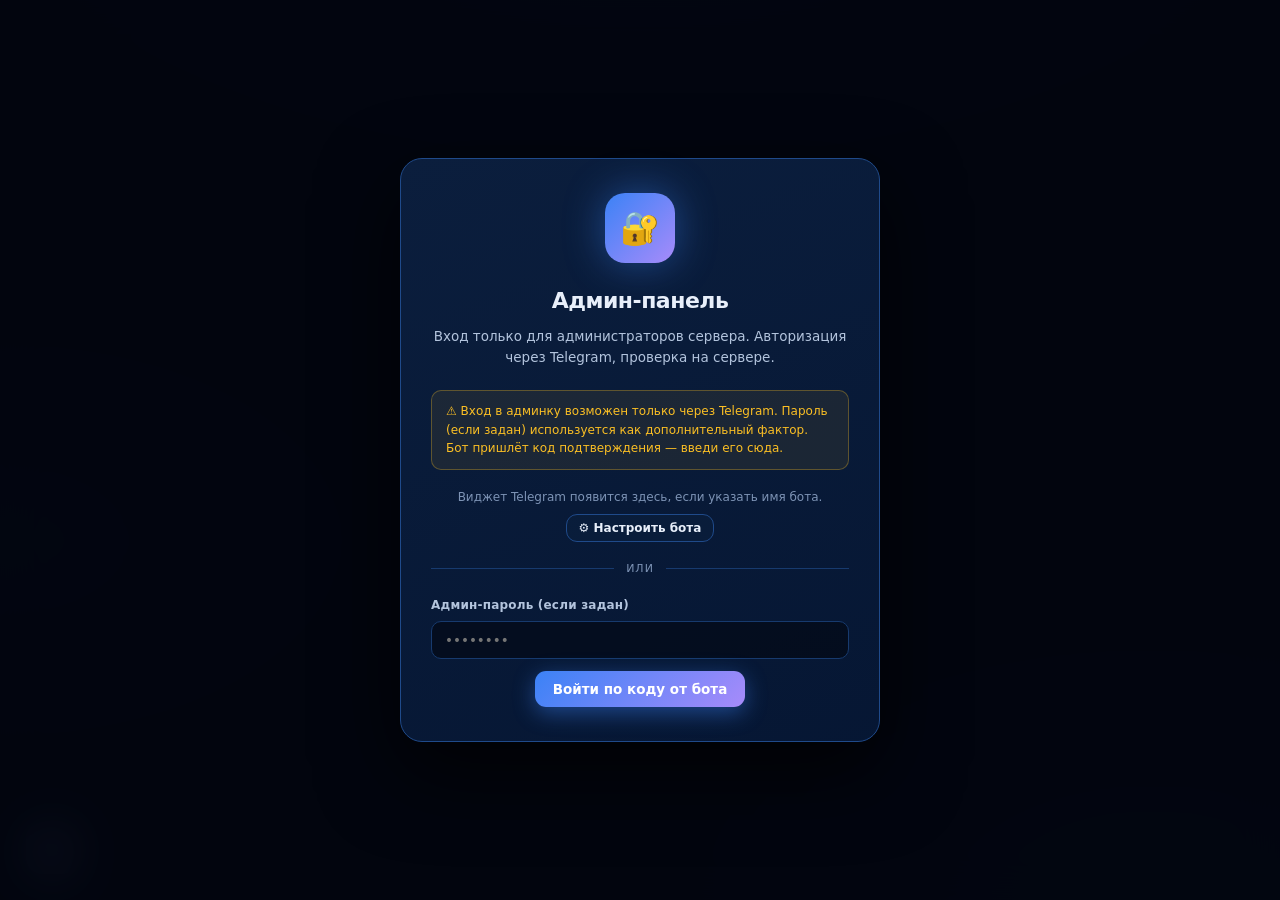
<file: site/admin.html>
<!DOCTYPE html>
<html lang="ru">
<head>
<meta charset="UTF-8">
<meta name="viewport" content="width=device-width, initial-scale=1.0">
<meta name="robots" content="noindex, nofollow">
<title>Админ-панель · Arizona Faraway — 26</title>
<link rel="stylesheet" href="theme.css">
<style>
  *{box-sizing:border-box;margin:0;padding:0}
  body{
    font-family:'Inter','Segoe UI',system-ui,sans-serif;
    background:var(--bg-0);color:var(--text);
    line-height:1.6;min-height:100vh;
    background-image:var(--bg-image);
    transition:background .4s, color .4s;
  }
  .wrap{max-width:1080px;margin:0 auto;padding:32px 22px 100px}

  .head{
    display:flex;align-items:center;gap:14px;
    margin-bottom:28px;padding-bottom:20px;
    border-bottom:1px solid var(--border);
  }
  .head .logo{
    width:46px;height:46px;
    background:linear-gradient(135deg,var(--accent),var(--violet));
    border-radius:13px;display:grid;place-items:center;
    font-size:22px;box-shadow:0 0 22px var(--glow);
  }
  .head .t{font-size:20px;font-weight:800;letter-spacing:-.4px}
  .head .s{font-size:12.5px;color:var(--dim)}
  .head .status{
    margin-left:auto;font-size:12px;font-weight:600;
    padding:6px 14px;border-radius:999px;
    display:inline-flex;align-items:center;gap:7px;
  }
  .status.on{background:color-mix(in srgb, var(--green) 12%, transparent);color:var(--green);border:1px solid color-mix(in srgb, var(--green) 40%, transparent)}
  .status.off{background:color-mix(in srgb, var(--red) 12%, transparent);color:var(--red);border:1px solid color-mix(in srgb, var(--red) 40%, transparent)}
  .status .dot{width:6px;height:6px;border-radius:50%;background:currentColor;box-shadow:0 0 8px currentColor}

  .panel{
    background:linear-gradient(160deg,var(--card),color-mix(in srgb, var(--bg-2) 60%, transparent));
    border:1px solid var(--border);
    border-radius:18px;
    padding:24px;
    margin-bottom:20px;
  }
  .panel h2{
    font-size:16px;font-weight:700;
    letter-spacing:-.2px;margin-bottom:16px;
    display:flex;align-items:center;gap:10px;
  }
  .panel h2 .ic{
    width:30px;height:30px;border-radius:9px;
    background:color-mix(in srgb, var(--accent) 12%, transparent);
    border:1px solid color-mix(in srgb, var(--accent) 30%, transparent);
    display:grid;place-items:center;font-size:14px;
  }
  .panel .hint{
    font-size:12.5px;color:var(--dim);
    margin-bottom:14px;line-height:1.5;
  }
  .panel .hint code{
    font-family:'JetBrains Mono',monospace;
    background:rgba(255,255,255,.06);
    padding:1px 6px;border-radius:4px;font-size:11.5px;
    color:var(--accent-3);
  }

  .form-grid{display:grid;grid-template-columns:1fr 1fr;gap:14px;margin-bottom:14px}
  .form-grid .full{grid-column:1/-1}
  .field{display:flex;flex-direction:column;gap:6px}
  .field label{font-size:12px;font-weight:600;color:var(--text-2);letter-spacing:.2px}
  .field input,.field select,.field textarea{
    background:color-mix(in srgb, var(--bg-0) 60%, transparent);
    border:1px solid var(--border);
    color:var(--text);
    padding:10px 13px;border-radius:10px;
    font-size:13.5px;font-family:inherit;outline:none;
    transition:.2s;width:100%;
  }
  .field input:focus,.field select:focus,.field textarea:focus{
    border-color:var(--accent);
    box-shadow:0 0 0 3px color-mix(in srgb, var(--accent) 15%, transparent);
    background:color-mix(in srgb, var(--card-2) 60%, transparent);
  }
  .field textarea{resize:vertical;min-height:70px;font-family:inherit}
  .field select{cursor:pointer}
  .field select option{background:var(--card);color:var(--text)}

  .diffs-box{
    background:color-mix(in srgb, var(--bg-0) 35%, transparent);
    border:1px dashed var(--border-2);
    border-radius:12px;padding:14px;margin-bottom:14px;
  }
  .diffs-box .dh{
    font-size:12.5px;font-weight:700;color:var(--text-2);margin-bottom:10px;
    display:flex;align-items:center;justify-content:space-between;
    gap:10px;flex-wrap:wrap;
  }
  .diff-item{display:grid;grid-template-columns:1fr 1fr 1fr 36px;gap:8px;margin-bottom:8px}
  .diff-item input{
    background:color-mix(in srgb, var(--card) 70%, transparent);
    border:1px solid var(--border);color:var(--text);
    padding:8px 11px;border-radius:8px;
    font-size:12.5px;font-family:inherit;outline:none;transition:.2s;
  }
  .diff-item input:focus{border-color:var(--accent);background:color-mix(in srgb, var(--card-2) 70%, transparent)}
  .diff-item .rm{
    background:color-mix(in srgb, var(--red) 12%, transparent);
    border:1px solid color-mix(in srgb, var(--red) 35%, transparent);
    color:var(--red);border-radius:8px;cursor:pointer;font-size:14px;transition:.2s;
  }
  .diff-item .rm:hover{background:color-mix(in srgb, var(--red) 25%, transparent)}

  .btn{
    display:inline-flex;align-items:center;gap:8px;
    padding:10px 18px;border-radius:11px;
    font-size:13.5px;font-weight:700;
    font-family:inherit;cursor:pointer;border:none;
    transition:.25s;text-decoration:none;white-space:nowrap;
  }
  .btn-primary{background:linear-gradient(135deg,var(--accent),var(--violet));color:#fff;box-shadow:0 6px 22px var(--glow)}
  .btn-primary:hover{transform:translateY(-2px);box-shadow:0 10px 30px var(--glow)}
  .btn-ghost{background:color-mix(in srgb, var(--card) 70%, transparent);border:1px solid var(--border-2);color:var(--text)}
  .btn-ghost:hover{border-color:var(--accent);background:color-mix(in srgb, var(--card-2) 90%, transparent)}
  .btn-tg{background:linear-gradient(135deg,var(--tg),#1c7fb3);color:#fff}
  .btn-tg:hover{transform:translateY(-2px);box-shadow:0 8px 26px color-mix(in srgb, var(--tg) 40%, transparent)}
  .btn-green{background:linear-gradient(135deg,var(--green),#059669);color:#fff;box-shadow:0 6px 22px color-mix(in srgb, var(--green) 30%, transparent)}
  .btn-green:hover{transform:translateY(-2px)}
  .btn-red{background:color-mix(in srgb, var(--red) 12%, transparent);border:1px solid color-mix(in srgb, var(--red) 40%, transparent);color:var(--red)}
  .btn-red:hover{background:color-mix(in srgb, var(--red) 22%, transparent)}
  .btn-sm{padding:6px 12px;font-size:12px}
  .btn-row{display:flex;gap:10px;flex-wrap:wrap;margin-top:6px}

  .items-list{display:flex;flex-direction:column;gap:8px}
  .item-row{
    background:color-mix(in srgb, var(--bg-0) 40%, transparent);
    border:1px solid var(--border);
    border-left:3px solid var(--accent);
    border-radius:10px;
    padding:11px 14px;
    display:flex;align-items:center;gap:12px;transition:.2s;
  }
  .item-row:hover{border-color:var(--border-2);background:color-mix(in srgb, var(--card-2) 50%, transparent)}
  .item-row.t-nerf{border-left-color:var(--red)}
  .item-row.t-buff{border-left-color:var(--green)}
  .item-row.t-fix{border-left-color:var(--yellow)}
  .item-row.t-add{border-left-color:var(--accent)}
  .item-row.t-change{border-left-color:var(--violet)}
  .item-row .iid{
    font-family:'JetBrains Mono',monospace;font-size:11.5px;color:var(--accent-2);
    background:color-mix(in srgb, var(--accent) 10%, transparent);
    border:1px solid color-mix(in srgb, var(--accent) 25%, transparent);
    padding:2px 8px;border-radius:6px;font-weight:600;flex-shrink:0;
  }
  .item-row .ititle{flex:1;font-size:13.5px;font-weight:600;overflow:hidden;text-overflow:ellipsis;white-space:nowrap;min-width:0}
  .item-row .iacts{display:flex;gap:6px;flex-shrink:0}

  .empty{text-align:center;padding:30px;color:var(--dim);font-size:13px}

  .json-preview{
    background:color-mix(in srgb, var(--bg-0) 70%, transparent);
    border:1px solid var(--border);border-radius:12px;padding:14px;
    font-family:'JetBrains Mono','Consolas',monospace;font-size:11.5px;
    color:var(--text-2);max-height:280px;overflow:auto;
    white-space:pre;line-height:1.55;
  }

  .toast{
    position:fixed;bottom:28px;left:50%;
    transform:translateX(-50%) translateY(100px);
    background:color-mix(in srgb, var(--card) 98%, transparent);
    border:1px solid var(--green);color:var(--green);
    padding:12px 22px;border-radius:12px;
    font-size:13.5px;font-weight:600;
    box-shadow:0 20px 50px rgba(0,0,0,.6), 0 0 30px color-mix(in srgb, var(--green) 20%, transparent);
    z-index:200;opacity:0;pointer-events:none;
    transition:.4s cubic-bezier(.4,0,.2,1);
    backdrop-filter:blur(14px);max-width:90vw;
  }
  .toast.show{transform:translateX(-50%) translateY(0);opacity:1}
  .toast.err{border-color:var(--red);color:var(--red);box-shadow:0 20px 50px rgba(0,0,0,.6), 0 0 30px color-mix(in srgb, var(--red) 20%, transparent)}

  .gate{
    position:fixed;inset:0;z-index:100;
    background:color-mix(in srgb, var(--bg-0) 96%, transparent);
    backdrop-filter:blur(20px);
    display:grid;place-items:center;padding:22px;
    transition:.4s;overflow-y:auto;
  }
  .gate.hidden{opacity:0;pointer-events:none;visibility:hidden}
  .gate-card{
    max-width:480px;width:100%;
    background:linear-gradient(160deg,var(--card),color-mix(in srgb, var(--bg-2) 80%, transparent));
    border:1px solid var(--border-2);border-radius:22px;
    padding:34px 30px;text-align:center;
    box-shadow:0 30px 80px rgba(0,0,0,.7);margin:auto;
  }
  .gate-card .g-icon{
    width:70px;height:70px;margin:0 auto 20px;
    background:linear-gradient(135deg,var(--accent),var(--violet));
    border-radius:20px;display:grid;place-items:center;
    font-size:32px;box-shadow:0 0 40px var(--glow);
  }
  .gate-card h2{font-size:22px;font-weight:800;margin-bottom:8px;letter-spacing:-.5px}
  .gate-card > p{color:var(--text-2);font-size:13.5px;margin-bottom:22px;line-height:1.55}

  .tg-note{
    background:color-mix(in srgb, var(--yellow) 8%, transparent);
    border:1px solid color-mix(in srgb, var(--yellow) 30%, transparent);
    border-radius:10px;padding:11px 14px;
    font-size:12px;color:var(--yellow);
    text-align:left;margin-bottom:18px;line-height:1.55;
  }

  .divider{
    display:flex;align-items:center;gap:12px;
    color:var(--dim);font-size:11px;
    text-transform:uppercase;letter-spacing:1px;
    margin:18px 0;
  }
  .divider::before,.divider::after{content:'';flex:1;height:1px;background:var(--border)}

  .tg-widget{display:flex;justify-content:center;margin:6px 0 14px;min-height:50px}

  .tg-user{
    display:flex;align-items:center;gap:12px;
    padding:12px 14px;border-radius:12px;
    background:color-mix(in srgb, var(--tg) 8%, transparent);
    border:1px solid color-mix(in srgb, var(--tg) 30%, transparent);
    margin-bottom:14px;
  }
  .tg-user .av{
    width:42px;height:42px;border-radius:50%;
    background:linear-gradient(135deg,var(--tg),#1c7fb3);
    color:#fff;display:grid;place-items:center;
    font-weight:800;font-size:16px;flex-shrink:0;overflow:hidden;
  }
  .tg-user .av img{width:100%;height:100%;object-fit:cover}
  .tg-user .info{flex:1;min-width:0;text-align:left}
  .tg-user .info b{font-size:13.5px;display:block}
  .tg-user .info span{font-size:11.5px;color:var(--dim)}

  .code-input{
    display:flex;gap:8px;justify-content:center;margin:16px 0;
  }
  .code-input input{
    width:48px;height:56px;
    background:color-mix(in srgb, var(--bg-0) 60%, transparent);
    border:1px solid var(--border-2);
    border-radius:12px;
    text-align:center;font-size:22px;font-weight:800;
    color:var(--text);font-family:'JetBrains Mono',monospace;outline:none;
    transition:.2s;
  }
  .code-input input:focus{
    border-color:var(--accent);
    box-shadow:0 0 0 3px color-mix(in srgb, var(--accent) 20%, transparent);
    transform:translateY(-2px);
  }
  .ip-warn{
    background:color-mix(in srgb, var(--red) 8%, transparent);
    border:1px solid color-mix(in srgb, var(--red) 35%, transparent);
    color:var(--red);
    border-radius:10px;padding:11px 14px;
    font-size:12px;text-align:left;margin-bottom:14px;line-height:1.55;
  }

  @media (max-width:640px){
    .form-grid{grid-template-columns:1fr}
    .diff-item{grid-template-columns:1fr 1fr;gap:6px}
    .diff-item .rm{grid-column:1/-1;padding:6px}
    .head .status{display:none}
  }
</style>
</head>
<body>

<!-- LOGIN GATE -->
<div class="gate" id="gate">
  <div class="gate-card">
    <div class="g-icon">🔐</div>
    <h2>Админ-панель</h2>
    <p id="gateSub">Вход только для администраторов сервера. Авторизация через Telegram, проверка на сервере.</p>

    <div id="tgWebAppBlock" style="display:none;margin-bottom:14px">
      <div class="tg-user" id="tgWebAppUser">
        <div class="av" id="tgWebAppAv">T</div>
        <div class="info">
          <b id="tgWebAppName">Telegram User</b>
          <span id="tgWebAppUser2">@username</span>
        </div>
      </div>
      <button class="btn btn-tg" style="width:100%;justify-content:center" id="loginTgWebApp">
        Продолжить как <span id="tgWebAppBtnName">@user</span>
      </button>
      <div class="divider">или</div>
    </div>

    <div class="tg-note">
      ⚠️ Вход в админку возможен только через Telegram. Пароль (если задан) используется как дополнительный фактор.
      Бот пришлёт код подтверждения — введи его сюда.
    </div>

    <div id="tgLoginBlock">
      <div class="tg-widget" id="tgWidgetHolder">
        <div id="tgWidgetFallback" style="font-size:12px;color:var(--dim);text-align:center;line-height:1.5">
          Виджет Telegram появится здесь, если указать имя бота.<br>
          <button class="btn btn-ghost btn-sm" id="setupTgBot" style="margin-top:8px">⚙️ Настроить бота</button>
        </div>
      </div>
      <div class="divider">или</div>
    </div>

    <div class="field" style="text-align:left;margin-bottom:12px">
      <label>Админ-пароль (если задан)</label>
      <input type="password" id="adminPass" placeholder="••••••••" autocomplete="off">
    </div>

    <div class="btn-row" style="justify-content:center">
      <button class="btn btn-primary" id="loginManual">Войти по коду от бота</button>
    </div>
  </div>
</div>

<!-- CODE STEP -->
<div class="gate hidden" id="codeGate">
  <div class="gate-card">
    <div class="g-icon">📨</div>
    <h2>Введи код из бота</h2>
    <p>Бот отправил тебе 6-значный код. Введи его ниже.</p>

    <div class="ip-warn" id="ipWarn" style="display:none">
      ⚠️ IP-адрес изменился. Требуется повторное подтверждение через бота.
    </div>

    <div class="code-input" id="codeInput">
      <input type="text" maxlength="1" inputmode="numeric" autocomplete="one-time-code">
      <input type="text" maxlength="1" inputmode="numeric">
      <input type="text" maxlength="1" inputmode="numeric">
      <input type="text" maxlength="1" inputmode="numeric">
      <input type="text" maxlength="1" inputmode="numeric">
      <input type="text" maxlength="1" inputmode="numeric">
    </div>

    <div class="btn-row" style="justify-content:center">
      <button class="btn btn-primary" id="confirmCode">Подтвердить</button>
      <button class="btn btn-ghost" id="resendCode">Отправить снова</button>
    </div>
  </div>
</div>

<!-- MAIN -->
<div class="wrap" id="mainWrap" style="display:none">

  <div class="head">
    <div class="logo">⚙️</div>
    <div>
      <div class="t">Админ-панель</div>
      <div class="s">Arizona Faraway — 26 · управление сайтом</div>
    </div>
    <div class="status off" id="status"><span class="dot"></span><span id="statusText">Не авторизован</span></div>
  </div>

  <div class="panel">
    <h2><span class="ic">🛠️</span>Техническое обслуживание</h2>
    <div class="hint">Включи тех.режим — обычные посетители увидят заглушку <code>maintenance.html</code>, а админы продолжат работу.</div>
    <div class="btn-row">
      <button class="btn btn-red" id="toggleMaint">🔴 Включить тех.режим</button>
      <button class="btn btn-green" id="toggleMaintOff" style="display:none">🟢 Выключить тех.режим</button>
    </div>
  </div>

  <div class="panel">
    <h2><span class="ic">➕</span>Добавить / изменить обновление</h2>
    <div class="hint">Заполни поля и нажми «Добавить в список». Потом — «Сохранить на сервере».</div>

    <div class="form-grid">
      <div class="field"><label>ID</label><input type="text" id="f_id" placeholder="10005"></div>
      <div class="field"><label>Файл (опционально)</label><input type="text" id="f_file" placeholder="items/10005.md"></div>
      <div class="field full"><label>Название</label><input type="text" id="f_title" placeholder="Сертификат 12CILINDRI"></div>
      <div class="field"><label>Тип</label>
        <select id="f_type">
          <option value="nerf">Нерф</option>
          <option value="buff">Бафф</option>
          <option value="fix">Фикс</option>
          <option value="add">Добавлено</option>
          <option value="change">Изменено</option>
        </select>
      </div>
      <div class="field"><label>Категория</label>
        <select id="f_category">
          <option value="bonus">Бонусы такси</option>
          <option value="type">Типы предметов</option>
          <option value="text">Исправления текста</option>
          <option value="value">Стоимость и награды</option>
          <option value="transfer">Межсерверная непереносимость</option>
          <option value="accessory">Аксессуары</option>
          <option value="other">Прочие файлы</option>
        </select>
      </div>
      <div class="field full"><label>Описание</label><textarea id="f_desc" placeholder="Краткое описание…"></textarea></div>
      <div class="field full"><label>Примечание (опционально)</label><textarea id="f_note" placeholder="Дополнительно…"></textarea></div>
    </div>

    <div class="diffs-box">
      <div class="dh">
        <span>Изменения «было → стало»</span>
        <button class="btn btn-ghost btn-sm" id="addDiff">+ Добавить поле</button>
      </div>
      <div id="diffsList"></div>
    </div>

    <div class="btn-row">
      <button class="btn btn-primary" id="saveItem">💾 Добавить в список</button>
      <button class="btn btn-ghost" id="clearForm">Очистить форму</button>
    </div>
  </div>

  <div class="panel">
    <h2><span class="ic">📋</span>Текущий список (<span id="countItems">0</span>)</h2>
    <div class="items-list" id="itemsList"></div>
  </div>

  <div class="panel">
    <h2><span class="ic">👥</span>Пользователи и посты сообщества</h2>
    <div class="hint">Список последних постов. Удалить оскорбительный пост — кнопкой. (Требует бэкенд-эндпоинт <code>/api/admin/posts</code>.)</div>
    <div class="items-list" id="modList"><div class="empty">Загрузка…</div></div>
  </div>

  <div class="panel">
    <h2><span class="ic">📤</span>Публикация</h2>
    <div class="hint">Скачай JSON и положи в <code>data/updates.json</code>, либо закоммить в GitHub (если задан токен).</div>
    <div class="btn-row">
      <button class="btn btn-green" id="downloadJson">📥 Скачать updates.json</button>
      <button class="btn btn-ghost" id="copyJson">📋 Скопировать JSON</button>
      <button class="btn btn-red" id="logout">Выйти</button>
    </div>
  </div>

  <div class="panel">
    <h2><span class="ic">🔍</span>Предпросмотр JSON</h2>
    <div class="json-preview" id="jsonPreview">[]</div>
  </div>

</div>

<div class="toast" id="toast"></div>

<script>
/* ============================================================
   КОНФИГ (прод: поменяй на свой worker)
   ============================================================ */
const API_BASE = location.hostname === 'localhost' || location.hostname === '127.0.0.1'
  ? 'http://localhost:8787'
  : ''; // '' = тот же origin (Cloudflare Worker route)

const STORAGE_KEY  = 'azfw26_admin_token';
const TG_BOT_KEY   = 'azfw26_tg_bot';
const IP_HASH_KEY  = 'azfw26_ip_hash';

let adminToken = localStorage.getItem(STORAGE_KEY) || '';
let tempToken  = '';   // между «TG-верификация» и «ввод кода»
let tgUser     = null;
let items      = [];
let maintOn    = false;

const toastEl = document.getElementById('toast');
let toastTimer;
function toast(msg, isError){
  toastEl.textContent = msg;
  toastEl.classList.toggle('err', !!isError);
  toastEl.classList.add('show');
  clearTimeout(toastTimer);
  toastTimer = setTimeout(() => toastEl.classList.remove('show'), 3000);
}

/* ============================================================
   API helper
   ============================================================ */
async function api(path, opts){
  opts = opts || {};
  opts.headers = Object.assign({
    'Content-Type': 'application/json'
  }, opts.headers || {});
  if(adminToken) opts.headers['Authorization'] = 'Bearer ' + adminToken;
  const r = await fetch(API_BASE + path, opts);
  const text = await r.text();
  let data;
  try { data = text ? JSON.parse(text) : {}; } catch(e){ data = { raw: text }; }
  if(!r.ok){
    const err = new Error(data.error || ('HTTP ' + r.status));
    err.status = r.status;
    err.data = data;
    throw err;
  }
  return data;
}

/* ============================================================
   GATE
   ============================================================ */
const gateEl = document.getElementById('gate');
const codeGateEl = document.getElementById('codeGate');
const mainWrap = document.getElementById('mainWrap');
const statusEl = document.getElementById('status');
const statusText = document.getElementById('statusText');

function showGate(){ gateEl.classList.remove('hidden'); codeGateEl.classList.add('hidden'); mainWrap.style.display = 'none'; }
function showCodeGate(){ gateEl.classList.add('hidden'); codeGateEl.classList.remove('hidden'); mainWrap.style.display = 'none'; }
function showMain(){ gateEl.classList.add('hidden'); codeGateEl.classList.add('hidden'); mainWrap.style.display = 'block'; }
function setAuth(on, label){
  if(on){
    statusEl.classList.remove('off'); statusEl.classList.add('on');
    statusText.textContent = label || 'Авторизован';
  } else {
    statusEl.classList.remove('on'); statusEl.classList.add('off');
    statusText.textContent = 'Не авторизован';
  }
}

/* ============================================================
   TG WEBAPP
   ============================================================ */
const tgWa = window.Telegram && window.Telegram.WebApp;
if(tgWa && tgWa.initDataUnsafe && tgWa.initDataUnsafe.user){
  const u = tgWa.initDataUnsafe.user;
  tgUser = u;
  document.getElementById('tgWebAppBlock').style.display = 'block';
  document.getElementById('tgWebAppName').textContent =
    (u.first_name || '') + (u.last_name ? ' ' + u.last_name : '') || 'Telegram User';
  const uname = u.username ? '@' + u.username : ('id ' + u.id);
  document.getElementById('tgWebAppUser2').textContent = uname;
  document.getElementById('tgWebAppBtnName').textContent = uname;
  const av = document.getElementById('tgWebAppAv');
  if(u.photo_url) av.innerHTML = '<img src="' + u.photo_url + '" alt="">';
  else av.textContent = (u.first_name || 'T').charAt(0).toUpperCase();

  document.getElementById('loginTgWebApp').addEventListener('click', () => {
    startTgAuth({ initData: tgWa.initData });
  });
}

/* ============================================================
   TG WIDGET
   ============================================================ */
const botUsername = localStorage.getItem(TG_BOT_KEY) || "";
if(botUsername){
  const holder = document.getElementById('tgWidgetHolder');
  holder.innerHTML = '<div id="tgWidgetMount"></div>';
  const s = document.createElement('script');
  s.async = true;
  s.src = 'https://telegram.org/js/telegram-widget.js?22';
  s.setAttribute('data-telegram-login', botUsername);
  s.setAttribute('data-size', 'large');
  s.setAttribute('data-radius', '10');
  s.setAttribute('data-userpic', 'true');
  s.setAttribute('data-request-access', 'write');
  s.setAttribute('data-onauth', 'onTelegramAuth(user)');
  document.getElementById('tgWidgetMount').appendChild(s);
} else {
  const btn = document.getElementById('setupTgBot');
  if(btn) btn.addEventListener('click', () => {
    const name = prompt('Username бота (без @). Пример: my_admin_bot');
    if(name && /^[A-Za-z0-9_]{4,32}$/.test(name)){
      localStorage.setItem(TG_BOT_KEY, name);
      toast('Бот сохранён: @' + name);
      setTimeout(() => location.reload(), 700);
    } else if(name !== null){
      toast('Некорректное имя бота', true);
    }
  });
}

window.onTelegramAuth = function(user){
  startTgAuth({ tgUser: user });
};

/* ============================================================
   TG AUTH (первый шаг)
   ============================================================ */
async function startTgAuth(payload){
  try {
    const res = await fetch(API_BASE + '/api/auth/tg-verify', {
      method: 'POST',
      headers: { 'Content-Type': 'application/json' },
      body: JSON.stringify({
        initData: payload.initData || null,
        user: payload.tgUser || null,
        password: document.getElementById('adminPass').value.trim() || null
      })
    });
    const data = await res.json();
    if(!res.ok) throw new Error(data.error || ('HTTP ' + res.status));

    if(data.status === 'code_sent'){
      tempToken = data.temp_token;
      showCodeGate();
      toast('Код отправлен в Telegram');
      setTimeout(() => document.querySelector('#codeInput input').focus(), 100);
    } else if(data.status === 'ok'){
      adminToken = data.token;
      localStorage.setItem(STORAGE_KEY, adminToken);
      showMain();
      setAuth(true, '@' + (data.username || 'admin'));
      await loadAll();
    } else {
      throw new Error(data.error || 'Неизвестный ответ сервера');
    }
  } catch(e){
    toast('Ошибка: ' + e.message, true);
  }
}

/* Ручной вход — если админ уже получал код от бота, но потерял сессию */
document.getElementById('loginManual').addEventListener('click', () => {
  toast('Введи свой Telegram username в бота, чтобы получить код', true);
  window.open('https://t.me/arizona_faraway26', '_blank', 'noopener');
});

/* ============================================================
   CODE INPUT UX
   ============================================================ */
const codeInputs = [...document.querySelectorAll('#codeInput input')];
codeInputs.forEach((inp, i) => {
  inp.addEventListener('input', e => {
    const v = e.target.value.replace(/\D/g, '');
    e.target.value = v.slice(0, 1);
    if(v && i < codeInputs.length - 1) codeInputs[i + 1].focus();
  });
  inp.addEventListener('keydown', e => {
    if(e.key === 'Backspace' && !e.target.value && i > 0) codeInputs[i - 1].focus();
  });
  inp.addEventListener('paste', e => {
    e.preventDefault();
    const text = (e.clipboardData || window.clipboardData).getData('text').replace(/\D/g, '').slice(0, 6);
    text.split('').forEach((ch, k) => { if(codeInputs[k]) codeInputs[k].value = ch; });
    if(text.length) codeInputs[Math.min(text.length, 5)].focus();
  });
});

document.getElementById('confirmCode').addEventListener('click', async () => {
  const code = codeInputs.map(i => i.value).join('');
  if(code.length !== 6){ toast('Введи 6 цифр', true); return; }
  try {
    const res = await fetch(API_BASE + '/api/auth/tg-confirm', {
      method: 'POST',
      headers: { 'Content-Type': 'application/json' },
      body: JSON.stringify({ temp_token: tempToken, code })
    });
    const data = await res.json();
    if(!res.ok) throw new Error(data.error || 'Неверный код');

    adminToken = data.token;
    localStorage.setItem(STORAGE_KEY, adminToken);
    showMain();
    setAuth(true, '@' + (data.username || 'admin'));
    await loadAll();
    toast('Добро пожаловать!');
  } catch(e){
    toast('Ошибка: ' + e.message, true);
  }
});

document.getElementById('resendCode').addEventListener('click', async () => {
  try {
    await startTgAuth({});
  } catch(e){ toast(e.message, true); }
});

/* ============================================================
   LOGOUT
   ============================================================ */
document.getElementById('logout').addEventListener('click', async () => {
  try { await api('/api/auth/logout', { method: 'POST' }); } catch(e){}
  adminToken = '';
  localStorage.removeItem(STORAGE_KEY);
  setAuth(false);
  showGate();
  toast('Вышел');
});

/* ============================================================
   BOOT / SESSION CHECK
   ============================================================ */
(async function boot(){
  if(!adminToken){ showGate(); return; }
  try {
    const me = await api('/api/admin/me');
    setAuth(true, '@' + (me.username || 'admin'));
    showMain();
    await loadAll();
  } catch(e){
    if(e.status === 401){
      adminToken = '';
      localStorage.removeItem(STORAGE_KEY);
      showGate();
    } else {
      toast('Ошибка сессии: ' + e.message, true);
      showGate();
    }
  }
})();

/* ============================================================
   LOAD / RENDER ADMIN
   ============================================================ */
async function loadAll(){
  await loadItems();
  await loadMaint();
  await loadModeration();
}

async function loadItems(){
  try {
    const data = await api('/api/admin/updates');
    items = data.items || [];
    renderItems();
    updatePreview();
  } catch(e){
    toast('Не загрузить обновления: ' + e.message, true);
  }
}

async function loadMaint(){
  try {
    const data = await api('/api/admin/site');
    maintOn = !!(data.maintenance && (data.maintenance === true || data.maintenance.enabled));
    updateMaintButtons();
  } catch(e){}
}

function updateMaintButtons(){
  const on = document.getElementById('toggleMaint');
  const off = document.getElementById('toggleMaintOff');
  if(maintOn){ on.style.display = 'none'; off.style.display = 'inline-flex'; }
  else { on.style.display = 'inline-flex'; off.style.display = 'none'; }
}

document.getElementById('toggleMaint').addEventListener('click', async () => {
  try {
    await api('/api/admin/site', { method: 'POST', body: JSON.stringify({ maintenance: { enabled: true, started_at: new Date().toISOString() } }) });
    maintOn = true; updateMaintButtons();
    toast('Тех.режим включён');
  } catch(e){ toast(e.message, true); }
});
document.getElementById('toggleMaintOff').addEventListener('click', async () => {
  try {
    await api('/api/admin/site', { method: 'POST', body: JSON.stringify({ maintenance: { enabled: false } }) });
    maintOn = false; updateMaintButtons();
    toast('Тех.режим выключен');
  } catch(e){ toast(e.message, true); }
});

async function loadModeration(){
  const el = document.getElementById('modList');
  try {
    const data = await api('/api/admin/posts');
    const posts = data.posts || [];
    if(!posts.length){
      el.innerHTML = '<div class="empty">Постов пока нет.</div>';
      return;
    }
    el.innerHTML = posts.map(p => `
      <div class="item-row">
        <span class="iid">#${p.id}</span>
        <span class="ititle">@${p.username}: ${escapeAttr((p.text || '').slice(0, 80))}</span>
        <span class="iacts">
          <button class="btn btn-red btn-sm" data-del-post="${p.id}">✕</button>
        </span>
      </div>
    `).join('');
    el.querySelectorAll('[data-del-post]').forEach(b => {
      b.addEventListener('click', async () => {
        if(!confirm('Удалить этот пост?')) return;
        try {
          await api('/api/admin/posts/' + b.dataset.delPost, { method: 'DELETE' });
          loadModeration();
          toast('Пост удалён');
        } catch(e){ toast(e.message, true); }
      });
    });
  } catch(e){
    el.innerHTML = '<div class="empty">Модерация недоступна: ' + escapeAttr(e.message) + '</div>';
  }
}

/* ============================================================
   DIFFS EDITOR
   ============================================================ */
const diffsList = document.getElementById('diffsList');
function makeDiffRow(field = "", oldV = "", newV = ""){
  const row = document.createElement('div');
  row.className = 'diff-item';
  row.innerHTML = `
    <input type="text" placeholder="Поле" value="${escapeAttr(field)}">
    <input type="text" placeholder="Было" value="${escapeAttr(oldV)}">
    <input type="text" placeholder="Стало" value="${escapeAttr(newV)}">
    <button class="rm" title="Удалить">✕</button>
  `;
  row.querySelector('.rm').addEventListener('click', () => row.remove());
  diffsList.appendChild(row);
}
function escapeAttr(s){
  return String(s).replace(/[&<>"']/g, m => ({"&":"&amp;","<":"&lt;",">":"&gt;",'"':"&quot;","'":"&#39;"}[m]));
}
document.getElementById('addDiff').addEventListener('click', () => makeDiffRow());
makeDiffRow();

function collectDiffs(){
  return [...diffsList.querySelectorAll('.diff-item')].map(r => {
    const [f, o, n] = r.querySelectorAll('input');
    return { field: f.value.trim(), old: o.value.trim(), new: n.value.trim() };
  }).filter(d => d.field || d.old || d.new);
}

/* ============================================================
   FORM
   ============================================================ */
document.getElementById('saveItem').addEventListener('click', () => {
  const id = document.getElementById('f_id').value.trim();
  const title = document.getElementById('f_title').value.trim();
  if(!id || !title){ toast('Заполни ID и название', true); return; }

  const item = {
    id, title,
    file: document.getElementById('f_file').value.trim() || undefined,
    type: document.getElementById('f_type').value,
    category: document.getElementById('f_category').value,
    desc: document.getElementById('f_desc').value.trim() || undefined,
    diffs: collectDiffs(),
    note: document.getElementById('f_note').value.trim() || undefined
  };
  Object.keys(item).forEach(k => item[k] === undefined && delete item[k]);
  items.push(item);
  renderItems(); updatePreview(); clearForm();
  toast('Добавлено: ' + title);
});

document.getElementById('clearForm').addEventListener('click', clearForm);
function clearForm(){
  ['f_id','f_file','f_title','f_desc','f_note'].forEach(id => document.getElementById(id).value = '');
  document.getElementById('f_type').value = 'nerf';
  document.getElementById('f_category').value = 'bonus';
  diffsList.innerHTML = '';
  makeDiffRow();
}

/* ============================================================
   ITEMS LIST
   ============================================================ */
const itemsListEl = document.getElementById('itemsList');
const countItemsEl = document.getElementById('countItems');

function renderItems(){
  countItemsEl.textContent = items.length;
  if(!items.length){
    itemsListEl.innerHTML = '<div class="empty">Пока пусто.</div>';
    return;
  }
  itemsListEl.innerHTML = items.map((it, i) => `
    <div class="item-row t-${it.type}">
      <span class="iid">${escapeAttr(it.id)}</span>
      <span class="ititle">${escapeAttr(it.title)}</span>
      <span class="iacts">
        <button class="btn btn-ghost btn-sm" data-act="up" data-i="${i}">↑</button>
        <button class="btn btn-ghost btn-sm" data-act="down" data-i="${i}">↓</button>
        <button class="btn btn-ghost btn-sm" data-act="edit" data-i="${i}">✎</button>
        <button class="btn btn-red btn-sm" data-act="del" data-i="${i}">✕</button>
      </span>
    </div>
  `).join("");
}

itemsListEl.addEventListener('click', e => {
  const btn = e.target.closest('button[data-act]');
  if(!btn) return;
  const i = +btn.dataset.i;
  const act = btn.dataset.act;
  if(act === 'del'){
    if(confirm('Удалить «' + items[i].title + '»?')){
      items.splice(i, 1); renderItems(); updatePreview(); toast('Удалено');
    }
  } else if(act === 'up' && i > 0){
    [items[i-1], items[i]] = [items[i], items[i-1]];
    renderItems(); updatePreview();
  } else if(act === 'down' && i < items.length - 1){
    [items[i+1], items[i]] = [items[i], items[i+1]];
    renderItems(); updatePreview();
  } else if(act === 'edit'){
    loadToForm(items[i]);
    window.scrollTo({top:0, behavior:'smooth'});
  }
});

function loadToForm(item){
  document.getElementById('f_id').value = item.id || '';
  document.getElementById('f_file').value = item.file || '';
  document.getElementById('f_title').value = item.title || '';
  document.getElementById('f_type').value = item.type || 'nerf';
  document.getElementById('f_category').value = item.category || 'bonus';
  document.getElementById('f_desc').value = item.desc || '';
  document.getElementById('f_note').value = item.note || '';
  diffsList.innerHTML = '';
  (item.diffs || []).forEach(d => makeDiffRow(d.field, d.old, d.new));
  if(!item.diffs || !item.diffs.length) makeDiffRow();
  const idx = items.indexOf(item);
  if(idx > -1){ items.splice(idx, 1); renderItems(); updatePreview(); }
  toast('Редактирование: ' + item.title);
}

/* ============================================================
   PREVIEW
   ============================================================ */
const previewEl = document.getElementById('jsonPreview');
function updatePreview(){
  previewEl.textContent = JSON.stringify(items, null, 2);
}

/* ============================================================
   DOWNLOAD / COPY
   ============================================================ */
document.getElementById('downloadJson').addEventListener('click', () => {
  const payload = {
    meta: { version: "1", updated: new Date().toISOString(), source: "https://t.me/arizona_faraway26" },
    items
  };
  const blob = new Blob([JSON.stringify(payload, null, 2)], {type:'application/json'});
  const url = URL.createObjectURL(blob);
  const a = document.createElement('a');
  a.href = url; a.download = 'updates.json'; a.click();
  URL.revokeObjectURL(url);
  toast('Скачано. Положи в data/updates.json');
});

document.getElementById('copyJson').addEventListener('click', async () => {
  const payload = { meta: { version: "1", updated: new Date().toISOString() }, items };
  try {
    await navigator.clipboard.writeText(JSON.stringify(payload, null, 2));
    toast('JSON скопирован');
  } catch { toast('Не удалось скопировать', true); }
});
</script>

<script src="theme.js"></script>
</body>
</html>
</file>
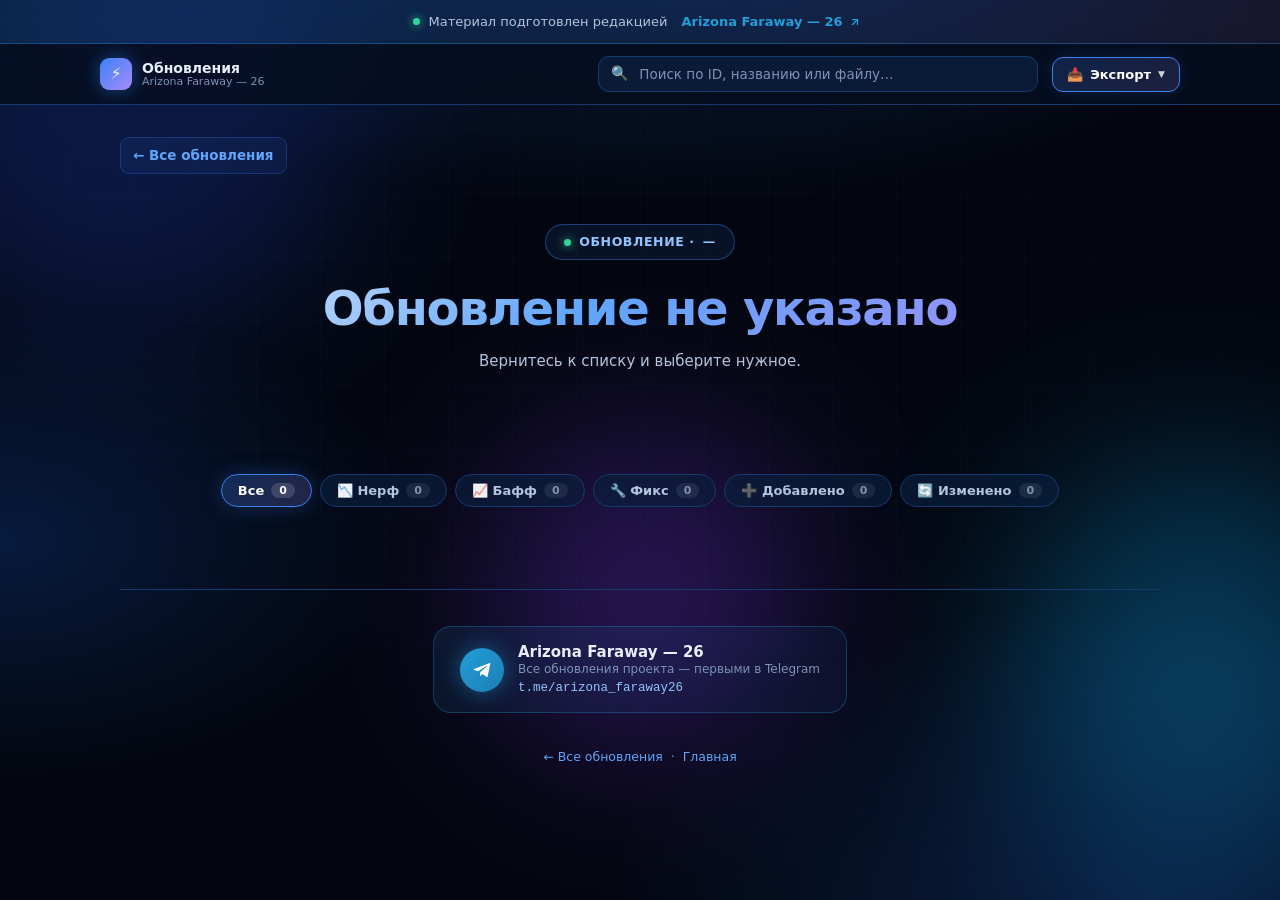
<file: site/update.html>
<!DOCTYPE html>
<html lang="ru">
<head>
<meta charset="UTF-8">
<meta name="viewport" content="width=device-width, initial-scale=1.0">
<title>Обновление · Arizona Faraway — 26</title>
<style>
  :root{
    --bg-0:#03060f;--card:#0b1e3d;--card-2:#0f2a54;--border:#173a6e;--border-2:#1f4a8a;
    --accent:#3b82f6;--accent-2:#60a5fa;--accent-3:#93c5fd;--glow:rgba(59,130,246,.45);
    --text:#e8effa;--text-2:#b3c4dd;--dim:#7d93b5;
    --green:#34d399;--green-bg:rgba(52,211,153,.1);
    --red:#f87171;--red-bg:rgba(248,113,113,.1);
    --yellow:#fbbf24;--yellow-bg:rgba(251,191,36,.1);
    --violet:#a78bfa;--violet-bg:rgba(167,139,250,.1);
    --tg:#229ED9;
  }
  *{box-sizing:border-box;margin:0;padding:0}
  html{scroll-behavior:smooth;scroll-padding-top:120px}
  body{
    font-family:'Inter','Segoe UI',system-ui,sans-serif;
    background:var(--bg-0);color:var(--text);
    line-height:1.65;min-height:100vh;overflow-x:hidden;
    -webkit-font-smoothing:antialiased;
  }
  .bg-layer{
    position:fixed;inset:0;z-index:-1;overflow:hidden;
    background:
      radial-gradient(1400px 700px at 50% -20%, #0e2a56 0%, transparent 55%),
      radial-gradient(900px 500px at 90% 100%, #0a1f42 0%, transparent 60%),
      radial-gradient(700px 400px at 0% 60%, #071b3d 0%, transparent 60%),
      var(--bg-0);
  }
  .bg-layer::before{
    content:'';position:absolute;inset:0;
    background-image:
      linear-gradient(rgba(59,130,246,.035) 1px, transparent 1px),
      linear-gradient(90deg, rgba(59,130,246,.035) 1px, transparent 1px);
    background-size:64px 64px;
    mask-image:radial-gradient(ellipse 80% 60% at 50% 40%, #000 40%, transparent 80%);
    -webkit-mask-image:radial-gradient(ellipse 80% 60% at 50% 40%, #000 40%, transparent 80%);
  }
  .orb{position:absolute;border-radius:50%;filter:blur(90px);opacity:.32;animation:float 26s ease-in-out infinite}
  .orb.o1{width:480px;height:480px;background:#1e40af;top:-140px;left:-120px}
  .orb.o2{width:380px;height:380px;background:#0ea5e9;bottom:6%;right:-110px;animation-delay:-9s}
  .orb.o3{width:320px;height:320px;background:#7c3aed;top:48%;left:38%;animation-delay:-16s}
  @keyframes float{0%,100%{transform:translate(0,0) scale(1)}33%{transform:translate(50px,-40px) scale(1.1)}66%{transform:translate(-40px,40px) scale(.92)}}
  .wrap{max-width:1080px;margin:0 auto;padding:0 20px 120px;position:relative;z-index:2}

  .announce{
    background:linear-gradient(90deg,rgba(34,158,217,.12),rgba(59,130,246,.12),rgba(167,139,250,.12));
    border-bottom:1px solid rgba(34,158,217,.35);
    padding:9px 20px;font-size:13px;text-align:center;position:relative;z-index:60;
    backdrop-filter:blur(10px);-webkit-backdrop-filter:blur(10px);
  }
  .announce-inner{max-width:1080px;margin:0 auto;display:flex;align-items:center;justify-content:center;gap:8px;flex-wrap:wrap}
  .announce a{color:var(--tg);text-decoration:none;font-weight:700;display:inline-flex;align-items:center;gap:6px;padding:2px 6px;border-radius:6px;transition:.2s}
  .announce a:hover{background:rgba(34,158,217,.15);color:#4cb8ef}
  .announce .label{color:var(--text-2)}
  .announce .dot-live{width:7px;height:7px;background:var(--green);border-radius:50%;box-shadow:0 0 10px var(--green);animation:pulse-dot 1.8s ease-in-out infinite}
  @keyframes pulse-dot{0%,100%{opacity:1;transform:scale(1)}50%{opacity:.5;transform:scale(.85)}}

  .sticky{
    position:sticky;top:0;z-index:50;
    backdrop-filter:blur(18px);-webkit-backdrop-filter:blur(18px);
    background:rgba(5,14,31,.82);
    border-bottom:1px solid var(--border);
    margin:0 -20px 32px;padding:12px 20px;
  }
  .sticky-inner{max-width:1080px;margin:0 auto;display:flex;align-items:center;gap:14px}
  .brand{display:flex;align-items:center;gap:10px;font-weight:700;font-size:15px;white-space:nowrap;text-decoration:none;color:var(--text)}
  .brand .logo{width:32px;height:32px;background:linear-gradient(135deg,var(--accent),var(--violet));border-radius:9px;display:grid;place-items:center;font-size:16px;box-shadow:0 0 18px var(--glow)}
  .brand-text{display:flex;flex-direction:column;line-height:1.15}
  .brand-text .t{font-size:14px;font-weight:700;color:var(--text)}
  .brand-text .s{font-size:11px;color:var(--dim);font-weight:500}

  .search-wrap{flex:1;position:relative;max-width:440px;margin-left:auto}
  .search-wrap input{
    width:100%;background:rgba(11,30,61,.85);border:1px solid var(--border);
    color:var(--text);padding:9px 16px 9px 40px;border-radius:11px;
    font-size:13.5px;font-family:inherit;outline:none;transition:.25s;
  }
  .search-wrap input:focus{border-color:var(--accent);box-shadow:0 0 0 3px rgba(59,130,246,.15), 0 0 22px var(--glow);background:rgba(15,42,84,.9)}
  .search-wrap input::placeholder{color:var(--dim)}
  .search-wrap .ico{position:absolute;left:13px;top:50%;transform:translateY(-50%);color:var(--dim);font-size:14px;pointer-events:none}
  .search-wrap .clear{position:absolute;right:9px;top:50%;transform:translateY(-50%);background:none;border:none;color:var(--dim);cursor:pointer;font-size:16px;padding:4px;display:none;border-radius:6px;transition:.2s}
  .search-wrap .clear:hover{color:var(--text);background:rgba(255,255,255,.05)}
  .search-wrap .clear.show{display:block}

  .export-wrap{position:relative}
  .export-btn{
    background:linear-gradient(135deg,rgba(59,130,246,.2),rgba(167,139,250,.15));
    border:1px solid var(--accent);color:#fff;
    padding:9px 14px;border-radius:11px;
    font-size:13px;font-weight:600;font-family:inherit;
    cursor:pointer;display:inline-flex;align-items:center;gap:7px;white-space:nowrap;
    transition:.25s;box-shadow:0 0 20px rgba(59,130,246,.15);
  }
  .export-btn:hover{background:linear-gradient(135deg,rgba(59,130,246,.32),rgba(167,139,250,.25));box-shadow:0 0 28px rgba(59,130,246,.35);transform:translateY(-1px)}
  .export-btn .caret{font-size:9px;opacity:.8;transition:.25s}
  .export-wrap.open .export-btn .caret{transform:rotate(180deg)}

  .export-menu{
    position:absolute;top:calc(100% + 8px);right:0;min-width:230px;
    background:rgba(11,30,61,.98);border:1px solid var(--border-2);border-radius:12px;padding:6px;
    box-shadow:0 20px 60px rgba(0,0,0,.6), 0 0 0 1px rgba(59,130,246,.1);
    backdrop-filter:blur(18px);-webkit-backdrop-filter:blur(18px);
    opacity:0;visibility:hidden;transform:translateY(-8px);transition:.22s cubic-bezier(.4,0,.2,1);z-index:100;
  }
  .export-wrap.open .export-menu{opacity:1;visibility:visible;transform:translateY(0)}
  .export-menu .item{display:flex;align-items:center;gap:10px;padding:9px 12px;border-radius:8px;font-size:13px;color:var(--text-2);cursor:pointer;transition:.18s;border:none;background:none;width:100%;text-align:left;font-family:inherit}
  .export-menu .item:hover{background:rgba(59,130,246,.14);color:#fff}
  .export-menu .item .ico{width:22px;text-align:center;font-size:15px}
  .export-menu .item .meta{margin-left:auto;font-size:11px;color:var(--dim);font-family:'JetBrains Mono',monospace}
  .export-menu .divider{height:1px;background:var(--border);margin:5px 8px;opacity:.6}
  .export-menu .head{padding:6px 12px 8px;font-size:11px;color:var(--dim);text-transform:uppercase;letter-spacing:.6px;font-weight:600}

  .back-link{
    display:inline-flex;align-items:center;gap:8px;
    color:var(--accent-2);text-decoration:none;
    font-size:13.5px;font-weight:600;
    padding:6px 12px;border-radius:9px;
    transition:.2s;margin-bottom:16px;
    background:rgba(59,130,246,.08);border:1px solid rgba(59,130,246,.25);
  }
  .back-link:hover{background:rgba(59,130,246,.18);color:#fff;transform:translateX(-3px)}

  .hero{padding:34px 0 26px;text-align:center}
  .hero .badge{display:inline-flex;align-items:center;gap:8px;background:rgba(59,130,246,.1);border:1px solid rgba(59,130,246,.4);color:var(--accent-3);font-size:12.5px;font-weight:600;letter-spacing:.6px;text-transform:uppercase;padding:7px 18px;border-radius:999px;margin-bottom:22px;animation:pulse-border 3s ease-in-out infinite}
  @keyframes pulse-border{0%,100%{box-shadow:0 0 24px rgba(59,130,246,.15)}50%{box-shadow:0 0 36px rgba(59,130,246,.35)}}
  .hero .badge .dot{width:7px;height:7px;background:var(--green);border-radius:50%;box-shadow:0 0 10px var(--green);animation:pulse-dot 1.8s ease-in-out infinite}
  h1.hero-title{font-size:clamp(28px,5vw,48px);font-weight:900;letter-spacing:-1.2px;line-height:1.1;background:linear-gradient(135deg,#e8effa 0%,#60a5fa 45%,#a78bfa 100%);-webkit-background-clip:text;-webkit-text-fill-color:transparent;background-clip:text;margin-bottom:14px}
  .hero-sub{color:var(--text-2);font-size:15px;max-width:600px;margin:0 auto 22px}

  .stats{display:grid;grid-template-columns:repeat(auto-fit,minmax(130px,1fr));gap:12px;max-width:760px;margin:0 auto 28px}
  .stat{
    background:linear-gradient(160deg,var(--card),rgba(11,30,61,.5));
    border:1px solid var(--border);border-radius:14px;
    padding:16px 14px;text-align:center;position:relative;overflow:hidden;transition:.3s;
  }
  .stat::before{content:'';position:absolute;top:0;left:0;right:0;height:2px;background:linear-gradient(90deg,transparent,var(--accent),transparent);opacity:0;transition:.3s}
  .stat:hover{border-color:var(--border-2);transform:translateY(-3px);box-shadow:0 12px 36px rgba(0,0,0,.5)}
  .stat:hover::before{opacity:1}
  .stat .num{font-size:26px;font-weight:800;letter-spacing:-1px;display:block;line-height:1.1;background:linear-gradient(135deg,#fff,var(--accent-2));-webkit-background-clip:text;-webkit-text-fill-color:transparent;background-clip:text}
  .stat .lbl{font-size:11px;color:var(--dim);text-transform:uppercase;letter-spacing:.8px;font-weight:600;margin-top:4px;display:block}

  .commit-bar{
    margin:18px auto 0;max-width:640px;
    background:rgba(11,30,61,.6);border:1px solid var(--border);border-radius:13px;
    padding:12px 16px;display:flex;align-items:center;gap:12px;font-size:13px;
  }
  .commit-bar .icon{color:var(--accent-2);font-size:16px;flex-shrink:0}
  .commit-bar code{font-family:'JetBrains Mono','Consolas',monospace;color:var(--accent-3);font-size:12.5px;overflow:hidden;text-overflow:ellipsis;white-space:nowrap;flex:1;min-width:0}
  .copy-btn{background:rgba(59,130,246,.12);border:1px solid rgba(59,130,246,.35);color:var(--accent-3);padding:5px 12px;border-radius:8px;font-size:12px;cursor:pointer;transition:.2s;font-family:inherit;font-weight:600;white-space:nowrap;flex-shrink:0}
  .copy-btn:hover{background:rgba(59,130,246,.25);border-color:var(--accent)}
  .copy-btn.done{background:rgba(52,211,153,.15);border-color:var(--green);color:var(--green)}

  .disclaimer{
    max-width:840px;margin:22px auto 32px;
    background:linear-gradient(135deg,rgba(251,191,36,.06),rgba(251,191,36,.02));
    border:1px solid rgba(251,191,36,.3);
    border-left:3px solid var(--yellow);
    border-radius:14px;padding:16px 20px;
    display:flex;gap:14px;align-items:flex-start;text-align:left;
  }
  .disclaimer .warn-ico{width:36px;height:36px;flex-shrink:0;background:rgba(251,191,36,.15);border:1px solid rgba(251,191,36,.4);border-radius:10px;display:grid;place-items:center;font-size:17px}
  .disclaimer .txt h3{font-size:14px;color:var(--yellow);font-weight:700;margin-bottom:4px;display:flex;align-items:center;gap:8px;flex-wrap:wrap}
  .disclaimer .txt h3 .pill{font-size:10px;text-transform:uppercase;letter-spacing:.5px;background:rgba(251,191,36,.15);border:1px solid rgba(251,191,36,.3);padding:2px 8px;border-radius:999px;font-weight:600}
  .disclaimer .txt p{font-size:13px;color:var(--text-2);line-height:1.6}
  .disclaimer .txt p b{color:var(--text);font-weight:600}
  .disclaimer .txt p a{color:var(--accent-2);text-decoration:none;font-weight:600;border-bottom:1px dashed var(--accent-2)}

  .filters{display:flex;flex-wrap:wrap;gap:8px;margin:24px 0 22px;justify-content:center}
  .chip{background:rgba(11,30,61,.7);border:1px solid var(--border);color:var(--text-2);padding:8px 16px;border-radius:999px;font-size:13px;cursor:pointer;transition:.25s;font-family:inherit;font-weight:600;display:inline-flex;align-items:center;gap:7px;user-select:none}
  .chip:hover{border-color:var(--border-2);color:var(--text);transform:translateY(-1px)}
  .chip.active{background:linear-gradient(135deg,rgba(59,130,246,.25),rgba(167,139,250,.2));border-color:var(--accent);color:#fff;box-shadow:0 0 20px rgba(59,130,246,.25)}
  .chip .c-count{background:rgba(255,255,255,.08);padding:1px 8px;border-radius:999px;font-size:11px;font-weight:700;color:var(--dim)}
  .chip.active .c-count{background:rgba(255,255,255,.15);color:#fff}

  .result-meta{text-align:center;color:var(--dim);font-size:13px;margin-bottom:28px;display:flex;align-items:center;justify-content:center;gap:14px;flex-wrap:wrap}
  .result-meta b{color:var(--accent-2)}
  .result-meta .inline-export{background:rgba(59,130,246,.1);border:1px solid rgba(59,130,246,.3);color:var(--accent-2);padding:4px 12px;border-radius:8px;font-size:12px;cursor:pointer;display:inline-flex;align-items:center;gap:6px;transition:.2s;font-family:inherit;font-weight:600}
  .result-meta .inline-export:hover{background:rgba(59,130,246,.2);color:#fff;border-color:var(--accent)}

  .section{margin-bottom:36px}
  .section-head{display:flex;align-items:center;gap:14px;margin-bottom:18px;padding-bottom:14px;border-bottom:1px solid var(--border)}
  .section-head .icon-box{width:42px;height:42px;display:grid;place-items:center;background:linear-gradient(135deg,rgba(59,130,246,.15),rgba(167,139,250,.1));border:1px solid var(--border);border-radius:12px;font-size:19px;flex-shrink:0}
  .section-head h2{font-size:18px;font-weight:700;color:var(--text);letter-spacing:-.3px}
  .section-head .meta{font-size:12px;color:var(--dim);margin-top:1px}
  .section-head .count{margin-left:auto;font-size:12px;color:var(--accent-3);background:rgba(59,130,246,.1);border:1px solid rgba(59,130,246,.3);padding:4px 13px;border-radius:999px;white-space:nowrap;font-weight:600;flex-shrink:0}

  .card{
    background:linear-gradient(160deg,var(--card) 0%,rgba(8,22,50,.7) 100%);
    border:1px solid var(--border);border-radius:14px;padding:18px 20px;margin-bottom:12px;
    transition:.28s cubic-bezier(.4,0,.2,1);position:relative;overflow:hidden;
    animation:fadeUp .5s backwards;
  }
  @keyframes fadeUp{from{opacity:0;transform:translateY(12px)}to{opacity:1;transform:translateY(0)}}
  .card::before{content:'';position:absolute;left:0;top:0;bottom:0;width:3px;background:var(--accent);transition:.3s}
  .card.t-nerf::before{background:var(--red)}
  .card.t-buff::before{background:var(--green)}
  .card.t-fix::before{background:var(--yellow)}
  .card.t-add::before{background:var(--accent)}
  .card.t-change::before{background:var(--violet)}
  .card:hover{border-color:var(--border-2);transform:translateX(5px);box-shadow:0 10px 40px rgba(0,0,0,.45);background:linear-gradient(160deg,var(--card-2) 0%,rgba(11,30,61,.9) 100%)}

  .card-head{display:flex;align-items:flex-start;gap:10px;flex-wrap:wrap;margin-bottom:10px}
  .card-id{font-family:'JetBrains Mono','Consolas',monospace;font-size:12px;color:var(--accent-2);background:rgba(59,130,246,.1);border:1px solid rgba(59,130,246,.25);padding:2px 9px;border-radius:7px;font-weight:600;white-space:nowrap;flex-shrink:0}
  .card-title{font-weight:600;font-size:15px;color:var(--text);flex:1;min-width:0}
  .tag{display:inline-block;font-size:10.5px;text-transform:uppercase;letter-spacing:.7px;padding:3px 10px;border-radius:999px;font-weight:700;white-space:nowrap;flex-shrink:0}
  .tag.nerf{background:var(--red-bg);color:var(--red);border:1px solid rgba(248,113,113,.3)}
  .tag.buff{background:var(--green-bg);color:var(--green);border:1px solid rgba(52,211,153,.3)}
  .tag.fix{background:var(--yellow-bg);color:var(--yellow);border:1px solid rgba(251,191,36,.3)}
  .tag.add{background:rgba(59,130,246,.12);color:var(--accent-2);border:1px solid rgba(59,130,246,.3)}
  .tag.change{background:var(--violet-bg);color:var(--violet);border:1px solid rgba(167,139,250,.3)}
  .card-desc{font-size:13.5px;color:var(--text-2);margin-bottom:10px}

  .diff-list{display:flex;flex-direction:column;gap:6px;margin-top:8px}
  .diff-row{display:grid;grid-template-columns:minmax(110px,auto) 1fr 24px 1fr;align-items:center;gap:8px;background:rgba(3,6,15,.5);border:1px solid rgba(23,58,110,.5);border-radius:9px;padding:8px 12px;font-size:13px;transition:.2s}
  .diff-row:hover{border-color:var(--border-2);background:rgba(15,42,84,.5)}
  .diff-field{color:var(--dim);font-size:12px;font-weight:600;text-transform:uppercase;letter-spacing:.4px}
  .diff-old{font-family:'JetBrains Mono','Consolas',monospace;color:var(--red);background:var(--red-bg);border:1px solid rgba(248,113,113,.2);padding:4px 10px;border-radius:6px;text-decoration:line-through;text-decoration-color:rgba(248,113,113,.5);text-decoration-thickness:1px;overflow-wrap:anywhere;font-size:12.5px}
  .diff-new{font-family:'JetBrains Mono','Consolas',monospace;color:var(--green);background:var(--green-bg);border:1px solid rgba(52,211,153,.25);padding:4px 10px;border-radius:6px;overflow-wrap:anywhere;font-size:12.5px}
  .diff-arrow{text-align:center;color:var(--dim);font-size:15px;font-weight:700}

  .note{background:rgba(3,6,15,.4);border:1px dashed var(--border-2);border-radius:9px;padding:11px 14px;font-size:13px;color:var(--text-2);margin-top:8px;display:flex;gap:10px;align-items:flex-start}
  .note .ico{color:var(--accent-2);flex-shrink:0;font-size:14px;line-height:1.4}
  .note b{color:var(--text);font-weight:600}
  .note code{font-family:'JetBrains Mono','Consolas',monospace;background:rgba(255,255,255,.05);padding:1px 6px;border-radius:4px;font-size:12px;color:var(--accent-3)}

  .files{display:flex;flex-wrap:wrap;gap:5px;margin-top:10px}
  .file-pill{font-family:'JetBrains Mono','Consolas',monospace;font-size:11px;color:var(--dim);background:rgba(255,255,255,.03);border:1px solid rgba(23,58,110,.6);padding:2px 8px;border-radius:6px;transition:.2s;cursor:default}
  .file-pill:hover{color:var(--accent-3);border-color:var(--accent);background:rgba(59,130,246,.08)}

  .empty{text-align:center;padding:80px 20px;color:var(--dim)}
  .empty .big{font-size:52px;margin-bottom:14px;opacity:.5}
  .empty h3{color:var(--text-2);font-size:18px;margin-bottom:6px;font-weight:600}

  footer{margin-top:60px;padding-top:36px;border-top:1px solid var(--border);text-align:center;color:var(--dim);font-size:13px}
  footer .footer-tg{display:inline-flex;align-items:center;gap:14px;margin:0 auto 22px;padding:16px 26px;background:linear-gradient(135deg,rgba(34,158,217,.1),rgba(59,130,246,.05));border:1px solid rgba(34,158,217,.3);border-radius:18px;text-decoration:none;transition:.3s}
  .footer-tg:hover{border-color:var(--tg);box-shadow:0 12px 40px rgba(34,158,217,.25);transform:translateY(-3px)}
  .footer-tg .tg-ico{width:44px;height:44px;border-radius:50%;background:linear-gradient(135deg,var(--tg),#1c7fb3);display:grid;place-items:center;color:#fff;font-size:22px;box-shadow:0 0 22px rgba(34,158,217,.5);flex-shrink:0;transition:.3s}
  .footer-tg:hover .tg-ico{transform:scale(1.08) rotate(-5deg)}
  .footer-tg .tg-txt{display:flex;flex-direction:column;align-items:flex-start;text-align:left;line-height:1.3}
  .footer-tg .tg-txt b{font-size:15px;color:var(--text);font-weight:700}
  .footer-tg:hover .tg-txt b{color:var(--tg)}
  .footer-tg .tg-txt span{font-size:12px;color:var(--dim)}
  .footer-tg .tg-txt code{font-family:'JetBrains Mono','Consolas',monospace;color:var(--accent-3);font-size:12.5px;margin-top:2px}

  #toTop{position:fixed;bottom:26px;right:26px;width:48px;height:48px;border-radius:14px;background:linear-gradient(135deg,var(--accent),var(--violet));color:#fff;border:none;font-size:19px;cursor:pointer;opacity:0;pointer-events:none;transition:.3s cubic-bezier(.4,0,.2,1);box-shadow:0 8px 30px var(--glow);z-index:40}
  #toTop.show{opacity:1;pointer-events:auto}
  #toTop:hover{transform:translateY(-4px) scale(1.05);box-shadow:0 12px 40px var(--glow)}

  .toast{position:fixed;bottom:30px;left:50%;transform:translateX(-50%) translateY(100px);background:rgba(11,30,61,.98);border:1px solid var(--green);color:var(--green);padding:12px 22px;border-radius:12px;font-size:13.5px;font-weight:600;box-shadow:0 20px 50px rgba(0,0,0,.6), 0 0 30px rgba(52,211,153,.2);z-index:200;opacity:0;pointer-events:none;transition:.4s cubic-bezier(.4,0,.2,1);display:flex;align-items:center;gap:10px;backdrop-filter:blur(14px);-webkit-backdrop-filter:blur(14px)}
  .toast.show{transform:translateX(-50%) translateY(0);opacity:1}
  .toast .ico{font-size:16px}

  @media (max-width:780px){
    .sticky-inner{flex-wrap:wrap}
    .search-wrap{max-width:100%;margin-left:0;order:3;flex-basis:100%}
    .export-btn .label-full{display:none}
  }
  @media (max-width:720px){
    .diff-row{grid-template-columns:1fr;gap:5px}
    .diff-arrow{transform:rotate(90deg);text-align:left;padding-left:8px}
    .diff-field{font-size:11px}
    .hero{padding:24px 0 20px}
    .commit-bar{flex-direction:column;align-items:stretch;gap:8px}
    .copy-btn{width:100%}
    .announce{font-size:12px;padding:8px 14px}
    .disclaimer{flex-direction:column;padding:14px 16px}
  }
</style>
</head>
<body>

<div class="bg-layer">
  <div class="orb o1"></div>
  <div class="orb o2"></div>
  <div class="orb o3"></div>
</div>

<div class="announce">
  <div class="announce-inner">
    <span class="dot-live"></span>
    <span class="label">Материал подготовлен редакцией</span>
    <a href="https://t.me/arizona_faraway26" target="_blank" rel="noopener">
      Arizona Faraway — 26
      <svg width="12" height="12" viewBox="0 0 24 24" fill="none" stroke="currentColor" stroke-width="2.5" stroke-linecap="round" stroke-linejoin="round"><path d="M7 17L17 7"/><path d="M7 7h10v10"/></svg>
    </a>
  </div>
</div>

<div class="sticky">
  <div class="sticky-inner">
    <a class="brand" href="updates.html">
      <div class="logo">⚡</div>
      <div class="brand-text">
        <span class="t">Обновления</span>
        <span class="s" id="brandSub">Arizona Faraway — 26</span>
      </div>
    </a>
    <div class="search-wrap">
      <span class="ico">🔍</span>
      <input type="text" id="search" placeholder="Поиск по ID, названию или файлу…" autocomplete="off">
      <button class="clear" id="clearBtn" title="Очистить">✕</button>
    </div>
    <div class="export-wrap" id="exportWrap">
      <button class="export-btn" id="exportBtn">
        <span>📥</span>
        <span class="label-full">Экспорт</span>
        <span class="caret">▼</span>
      </button>
      <div class="export-menu" id="exportMenu">
        <div class="head">Экспорт отфильтрованного списка</div>
        <button class="item" data-format="json"><span class="ico">📦</span><span>JSON</span><span class="meta">.json</span></button>
        <button class="item" data-format="csv"><span class="ico">📊</span><span>CSV (Excel)</span><span class="meta">.csv</span></button>
        <button class="item" data-format="md"><span class="ico">📝</span><span>Markdown</span><span class="meta">.md</span></button>
        <button class="item" data-format="txt"><span class="ico">📄</span><span>Обычный текст</span><span class="meta">.txt</span></button>
        <div class="divider"></div>
        <button class="item" data-format="print"><span class="ico">🖨️</span><span>Печать / PDF</span><span class="meta">Ctrl+P</span></button>
      </div>
    </div>
  </div>
</div>

<div class="wrap">

  <a class="back-link" href="updates.html">← Все обновления</a>

  <header class="hero">
    <div class="badge"><span class="dot"></span>Обновление · <span id="heroDate">—</span></div>
    <h1 class="hero-title" id="heroTitle">Загрузка…</h1>
    <p class="hero-sub" id="heroSub"></p>

    <div class="stats" id="statsRow"></div>
    <div class="commit-bar" id="commitBar" style="display:none">
      <span class="icon">🔗</span>
      <code id="commitHash">—</code>
      <button class="copy-btn" id="copyHash">Копировать</button>
    </div>

    <div class="disclaimer" id="disclaimerBox" style="display:none">
      <div class="warn-ico">⚠️</div>
      <div class="txt">
        <h3>Возможны расхождения с реальными значениями <span class="pill">важно</span></h3>
        <p id="disclaimerText"></p>
      </div>
    </div>
  </header>

  <div class="filters" id="filters">
    <button class="chip active" data-filter="all">Все <span class="c-count" data-count="all">0</span></button>
    <button class="chip" data-filter="nerf">📉 Нерф <span class="c-count" data-count="nerf">0</span></button>
    <button class="chip" data-filter="buff">📈 Бафф <span class="c-count" data-count="buff">0</span></button>
    <button class="chip" data-filter="fix">🔧 Фикс <span class="c-count" data-count="fix">0</span></button>
    <button class="chip" data-filter="add">➕ Добавлено <span class="c-count" data-count="add">0</span></button>
    <button class="chip" data-filter="change">🔄 Изменено <span class="c-count" data-count="change">0</span></button>
  </div>

  <div class="result-meta" id="resultMeta"></div>

  <main id="content"></main>

  <div class="empty" id="empty" style="display:none">
    <div class="big">🔎</div>
    <h3>Ничего не найдено</h3>
    <p>Попробуйте изменить поисковый запрос или выбрать другой фильтр.</p>
  </div>

  <footer>
    <a class="footer-tg" href="https://t.me/arizona_faraway26" target="_blank" rel="noopener">
      <span class="tg-ico">
        <svg width="22" height="22" viewBox="0 0 24 24" fill="currentColor"><path d="M9.78 18.65l.28-4.23 7.68-6.92c.34-.31-.07-.46-.52-.19L7.74 13.3 3.64 12c-.88-.25-.89-.86.2-1.3l15.97-6.16c.73-.33 1.43.18 1.15 1.3l-2.72 12.81c-.19.91-.74 1.13-1.5.71L12.6 16.3l-1.99 1.93c-.23.23-.42.42-.83.42z"/></svg>
      </span>
      <span class="tg-txt">
        <b>Arizona Faraway — 26</b>
        <span>Все обновления проекта — первыми в Telegram</span>
        <code>t.me/arizona_faraway26</code>
      </span>
    </a>
    <p style="font-size:12.5px;color:var(--dim);margin-top:12px">
      <a href="updates.html" style="color:var(--accent-2);text-decoration:none">← Все обновления</a>
      &nbsp;·&nbsp;
      <a href="index.html" style="color:var(--accent-2);text-decoration:none">Главная</a>
    </p>
  </footer>

</div>

<button id="toTop" title="Наверх">↑</button>
<div class="toast" id="toast"><span class="ico">✓</span><span id="toastText">Готово</span></div>

<script>
/* ============================================================
   КОНСТАНТЫ
   ============================================================ */
const CATEGORIES = {
  bonus:     { icon: "🚕", title: "Бонусы такси",              meta: "Изменения зарплат, монет и премий за заказы" },
  type:      { icon: "🏷️", title: "Изменение типов предметов", meta: "ITEM_TYPE переопределён" },
  text:      { icon: "✏️", title: "Исправления текста",        meta: "Опечатки, падежи, логические ошибки" },
  value:     { icon: "💰", title: "Стоимость и награды",       meta: "Изменения цен и выдач" },
  transfer:  { icon: "🌐", title: "Межсерверная непереносимость", meta: "Добавлено единое примечание о перелётах" },
  accessory: { icon: "✨", title: "Перенос характеристик аксессуаров", meta: "Новая механика для коллекционных аксессуаров" },
  other:     { icon: "📦", title: "Прочие файлы",              meta: "Массовые правки без раскрытого diff" }
};
const CATEGORY_ORDER = ["bonus","type","text","value","transfer","accessory","other"];
const TYPE_LABEL = {
  nerf:   { text: "Нерф",   cls: "nerf" },
  buff:   { text: "Бафф",   cls: "buff" },
  fix:    { text: "Фикс",   cls: "fix" },
  add:    { text: "Добавлено", cls: "add" },
  change: { text: "Изменено", cls: "change" }
};

/* ============================================================
   СОСТОЯНИЕ
   ============================================================ */
let DATA = [];       // items конкретной обновы
let META = {};       // метаданные обновы
let state = { filter: "all", query: "" };

/* ============================================================
   УТИЛЫ
   ============================================================ */
function escapeHTML(s){
  return String(s).replace(/[&<>"']/g, m => ({"&":"&amp;","<":"&lt;",">":"&gt;",'"':"&quot;","'":"&#39;"}[m]));
}
function plural(n, one, few, many){
  const m10 = n % 10, m100 = n % 100;
  if(m10 === 1 && m100 !== 11) return one;
  if(m10 >= 2 && m10 <= 4 && (m100 < 10 || m100 >= 20)) return few;
  return many;
}
function csvCell(v){
  const s = String(v == null ? "" : v);
  if(/[";\r\n]/.test(s)) return '"' + s.replace(/"/g, '""') + '"';
  return s;
}
function formatDate(s){
  const [y,m,d] = s.split("-");
  const MONTHS = ["января","февраля","марта","апреля","мая","июня","июля","августа","сентября","октября","ноября","декабря"];
  return `${Number(d)} ${MONTHS[Number(m)-1]} ${y}`;
}

/* ============================================================
   ФИЛЬТРАЦИЯ
   ============================================================ */
function getFiltered(){
  const q = state.query.trim().toLowerCase();
  return DATA.filter(card => {
    if(state.filter !== "all" && card.type !== state.filter) return false;
    if(!q) return true;
    const haystack = [
      card.id, card.file, card.title, card.desc,
      ...(card.diffs || []).flatMap(d => [d.field, d.old, d.new]),
      ...(card.files || []),
      ...(card.companies || []),
      ...(card.crops || []),
      ...(card.coins || []),
      ...(card.items || [])
    ].filter(Boolean).join(" ").toLowerCase();
    return haystack.includes(q);
  });
}

/* ============================================================
   РЕНДЕР
   ============================================================ */
const contentEl = document.getElementById("content");
const emptyEl = document.getElementById("empty");
const metaEl = document.getElementById("resultMeta");

function renderCard(card, idx){
  const t = TYPE_LABEL[card.type] || { text: card.type, cls: "change" };

  let diffsHTML = "";
  if(card.diffs && card.diffs.length){
    diffsHTML = `<div class="diff-list">${card.diffs.map(d => `
      <div class="diff-row">
        <div class="diff-field">${escapeHTML(d.field)}</div>
        <div class="diff-old">${escapeHTML(d.old)}</div>
        <div class="diff-arrow">→</div>
        <div class="diff-new">${escapeHTML(d.new)}</div>
      </div>
    `).join("")}</div>`;
  }

  let noteHTML = "";
  if(card.note){
    noteHTML = `<div class="note"><span class="ico">ℹ️</span><span>${card.note}</span></div>`;
  }

  let filesHTML = "";
  if(card.files && card.files.length){
    filesHTML = `<div class="files">${card.files.map(f => `<span class="file-pill">items/${escapeHTML(f)}.md</span>`).join("")}</div>`;
  }

  let listHTML = "";
  if(card.companies) listHTML += `<div class="note"><span class="ico">📊</span><span><b>Компании:</b> ${card.companies.map(escapeHTML).join(", ")}</span></div>`;
  if(card.crops) listHTML += `<div class="note"><span class="ico">🌾</span><span><b>Культуры:</b> ${card.crops.map(escapeHTML).join(", ")}</span></div>`;
  if(card.coins) listHTML += `<div class="note"><span class="ico">🪙</span><span><b>Монеты:</b> ${card.coins.map(escapeHTML).join(", ")}</span></div>`;
  if(card.items) listHTML += `<div class="note"><span class="ico">📦</span><span><b>Предметы:</b> ${card.items.map(escapeHTML).join(", ")}</span></div>`;

  return `
    <article class="card t-${t.cls}" style="animation-delay:${Math.min(idx * 25, 400)}ms">
      <div class="card-head">
        <span class="card-id">ID ${escapeHTML(card.id)}</span>
        <span class="card-title">${escapeHTML(card.title)}</span>
        <span class="tag ${t.cls}">${t.text}</span>
      </div>
      ${card.desc ? `<div class="card-desc">${escapeHTML(card.desc)}</div>` : ""}
      ${diffsHTML}
      ${noteHTML}
      ${listHTML}
      ${filesHTML}
    </article>
  `;
}

function render(){
  const filtered = getFiltered();
  const total = DATA.length;

  metaEl.innerHTML = filtered.length === total
    ? `Показано <b>${total}</b> ${plural(total, "блок", "блока", "блоков")} изменений
       <button class="inline-export" id="inlineExport">📥 Экспорт списка</button>`
    : `Найдено <b>${filtered.length}</b> из <b>${total}</b> ${plural(total, "блока", "блоков", "блоков")}
       <button class="inline-export" id="inlineExport">📥 Экспорт найденного</button>`;

  if(filtered.length === 0){
    contentEl.innerHTML = "";
    emptyEl.style.display = "block";
    return;
  }
  emptyEl.style.display = "none";

  let html = "";
  let globalIdx = 0;

  for(const cat of CATEGORY_ORDER){
    const items = filtered.filter(c => c.category === cat);
    if(!items.length) continue;
    const meta = CATEGORIES[cat];
    html += `
      <section class="section">
        <div class="section-head">
          <div class="icon-box">${meta.icon}</div>
          <div>
            <h2>${meta.title}</h2>
            <div class="meta">${meta.meta}</div>
          </div>
          <div class="count">${items.length}</div>
        </div>
        ${items.map(c => renderCard(c, globalIdx++)).join("")}
      </section>
    `;
  }
  contentEl.innerHTML = html;

  const inline = document.getElementById("inlineExport");
  if(inline) inline.addEventListener("click", () => exportWrap.classList.add("open"));
}

function updateCounts(){
  const counts = { all: DATA.length, nerf:0, buff:0, fix:0, add:0, change:0 };
  DATA.forEach(c => { if(counts[c.type] !== undefined) counts[c.type]++; });
  document.querySelectorAll("[data-count]").forEach(el => {
    const k = el.dataset.count;
    if(counts[k] !== undefined) el.textContent = counts[k];
  });
}

function renderMeta(){
  document.getElementById("brandSub").textContent = META.title || "Arizona Faraway — 26";
  document.getElementById("heroDate").textContent = META.date ? formatDate(META.date) : "—";
  document.getElementById("heroTitle").textContent = META.title || "Обновление";
  document.getElementById("heroSub").textContent = META.summary || "";

  const s = META.stats || {};
  document.getElementById("statsRow").innerHTML = `
    ${s.files ? `<div class="stat"><span class="num">${s.files}</span><span class="lbl">Файлов</span></div>` : ""}
    ${s.additions ? `<div class="stat"><span class="num">${s.additions}</span><span class="lbl">Добавлений</span></div>` : ""}
    ${s.deletions ? `<div class="stat"><span class="num">${s.deletions}</span><span class="lbl">Удалений</span></div>` : ""}
    ${s.commits ? `<div class="stat"><span class="num">${s.commits}</span><span class="lbl">Коммит</span></div>` : ""}
  `;

  if(META.commit_hash){
    document.getElementById("commitBar").style.display = "flex";
    document.getElementById("commitHash").textContent = META.commit_hash + "…";
  }

  if(META.disclaimer){
    document.getElementById("disclaimerBox").style.display = "flex";
    document.getElementById("disclaimerText").innerHTML = escapeHTML(META.disclaimer)
      .replace(/Telegram редакции/g, '<a href="https://t.me/arizona_faraway26" target="_blank" rel="noopener">Telegram редакции</a>');
  }
}

/* ============================================================
   ЗАГРУЗКА
   ============================================================ */
async function load(){
  const params = new URLSearchParams(location.search);
  const id = params.get("id");

  if(!id){
    document.getElementById("heroTitle").textContent = "Обновление не указано";
    document.getElementById("heroSub").textContent = "Вернитесь к списку и выберите нужное.";
    return;
  }

  try {
    // 1) читаем index.json — берём метаданные
    const idxResp = await fetch("data/index.json?t=" + Date.now());
    if(!idxResp.ok) throw new Error("index.json: HTTP " + idxResp.status);
    const idx = await idxResp.json();
    const entry = (idx.updates || []).find(u => u.id === id);
    if(!entry) throw new Error("Обновление «" + id + "» не найдено в index.json");
    META = entry;

    // 2) читаем сам файл обновления
    const file = "data/updates/" + (entry.file || (id + ".json"));
    const r = await fetch(file + "?t=" + Date.now());
    if(!r.ok) throw new Error(file + ": HTTP " + r.status);
    const json = await r.json();
    DATA = json.items || [];

    // 3) отрисовываем
    document.title = (META.title || "Обновление") + " · Arizona Faraway — 26";
    renderMeta();
    updateCounts();
    render();
  } catch(err){
    document.getElementById("heroTitle").textContent = "Ошибка загрузки";
    document.getElementById("heroSub").textContent = err.message;
    contentEl.innerHTML = "";
    console.error(err);
  }
}

/* ============================================================
   ПОИСК
   ============================================================ */
const searchInput = document.getElementById("search");
const clearBtn = document.getElementById("clearBtn");
searchInput.addEventListener("input", e => {
  state.query = e.target.value;
  clearBtn.classList.toggle("show", state.query.length > 0);
  render();
});
clearBtn.addEventListener("click", () => {
  searchInput.value = ""; state.query = "";
  clearBtn.classList.remove("show"); searchInput.focus();
  render();
});

/* ============================================================
   ФИЛЬТРЫ
   ============================================================ */
document.getElementById("filters").addEventListener("click", e => {
  const chip = e.target.closest(".chip");
  if(!chip) return;
  document.querySelectorAll(".chip").forEach(c => c.classList.remove("active"));
  chip.classList.add("active");
  state.filter = chip.dataset.filter;
  render();
});

/* ============================================================
   КОПИРОВАНИЕ ХЭША
   ============================================================ */
const copyBtn = document.getElementById("copyHash");
copyBtn.addEventListener("click", async () => {
  if(!META.commit_hash) return;
  try{
    await navigator.clipboard.writeText(META.commit_hash);
    copyBtn.textContent = "Скопировано ✓";
    copyBtn.classList.add("done");
    setTimeout(() => { copyBtn.textContent = "Копировать"; copyBtn.classList.remove("done"); }, 1800);
  }catch{
    copyBtn.textContent = "Ошибка";
    setTimeout(() => copyBtn.textContent = "Копировать", 1500);
  }
});

/* ============================================================
   EXPORT MENU
   ============================================================ */
const exportWrap = document.getElementById("exportWrap");
const exportBtn = document.getElementById("exportBtn");
exportBtn.addEventListener("click", e => {
  e.stopPropagation();
  exportWrap.classList.toggle("open");
});
document.addEventListener("click", e => {
  if(!exportWrap.contains(e.target)) exportWrap.classList.remove("open");
});
document.addEventListener("keydown", e => {
  if(e.key === "Escape") exportWrap.classList.remove("open");
});
document.getElementById("exportMenu").addEventListener("click", e => {
  const item = e.target.closest(".item");
  if(!item) return;
  exportWrap.classList.remove("open");
  runExport(item.dataset.format);
});

/* ============================================================
   ЭКСПОРТ
   ============================================================ */
function runExport(format){
  const items = getFiltered();
  if(items.length === 0){ showToast("Нечего экспортировать", true); return; }
  const stamp = new Date().toISOString().slice(0,10);

  if(format === "print"){ window.print(); return; }

  let content = "", filename = "", mime = "text/plain";

  if(format === "json"){
    const payload = {
      meta: {
        title: META.title,
        date: META.date,
        id: META.id,
        source: "https://t.me/arizona_faraway26",
        exported: new Date().toISOString(),
        filter: state.filter,
        query: state.query,
        count: items.length,
        disclaimer: META.disclaimer || ""
      },
      items
    };
    content = JSON.stringify(payload, null, 2);
    filename = `updates-${META.id || stamp}.json`;
    mime = "application/json";
  }
  else if(format === "csv"){
    const rows = [["ID","Файл","Название","Тип","Категория","Описание","Поле","Было","Стало"]];
    items.forEach(c => {
      const typeText = (TYPE_LABEL[c.type] || {text: c.type}).text;
      const catText  = (CATEGORIES[c.category] || {title: c.category}).title;
      if(c.diffs && c.diffs.length){
        c.diffs.forEach(d => rows.push([c.id, c.file, c.title, typeText, catText, c.desc || "", d.field, d.old, d.new]));
      } else {
        rows.push([c.id, c.file, c.title, typeText, catText, c.desc || "", "", "", ""]);
      }
    });
    content = rows.map(r => r.map(csvCell).join(";")).join("\r\n");
    filename = `updates-${META.id || stamp}.csv`;
    mime = "text/csv;charset=utf-8";
  }
  else if(format === "md"){
    const lines = [];
    lines.push(`# ${META.title || "Обновление"}`);
    lines.push("");
    lines.push(`**Дата:** ${META.date || ""}  `);
    lines.push(`**Редакция:** [Arizona Faraway — 26](https://t.me/arizona_faraway26)  `);
    lines.push(`**Экспорт:** ${new Date().toLocaleString("ru-RU")}  `);
    lines.push(`**Элементов:** ${items.length}`);
    lines.push("");
    if(META.disclaimer){
      lines.push(`> ⚠️ ${META.disclaimer}`);
      lines.push("");
    }
    lines.push("---");
    lines.push("");
    for(const cat of CATEGORY_ORDER){
      const group = items.filter(c => c.category === cat);
      if(!group.length) continue;
      const cm = CATEGORIES[cat];
      lines.push(`## ${cm.icon} ${cm.title}`);
      lines.push("");
      group.forEach(c => {
        const typeText = (TYPE_LABEL[c.type] || {text: c.type}).text;
        lines.push(`### [${typeText}] ID ${c.id} — ${c.title}`);
        lines.push("");
        if(c.desc) lines.push(c.desc);
        lines.push("");
        if(c.diffs && c.diffs.length){
          lines.push("| Поле | Было | Стало |");
          lines.push("|------|------|-------|");
          c.diffs.forEach(d => lines.push(`| ${d.field} | \`${d.old}\` | \`${d.new}\` |`));
          lines.push("");
        }
        if(c.files && c.files.length){
          lines.push(`**Файлы:** ${c.files.map(f => `\`items/${f}.md\``).join(", ")}`);
          lines.push("");
        }
      });
    }
    content = lines.join("\n");
    filename = `updates-${META.id || stamp}.md`;
    mime = "text/markdown;charset=utf-8";
  }
  else { // txt
    const lines = [];
    lines.push("=========================================================");
    lines.push(`  ${(META.title || "ОБНОВЛЕНИЕ").toUpperCase()}`);
    lines.push(`  ${META.date || ""} · Arizona Faraway — 26`);
    lines.push("  https://t.me/arizona_faraway26");
    lines.push("=========================================================");
    lines.push("");
    lines.push(`Экспорт: ${new Date().toLocaleString("ru-RU")}`);
    lines.push(`Элементов: ${items.length}`);
    lines.push("");
    if(META.disclaimer){
      lines.push("⚠ " + META.disclaimer);
      lines.push("");
    }
    lines.push("---------------------------------------------------------");
    lines.push("");
    for(const cat of CATEGORY_ORDER){
      const group = items.filter(c => c.category === cat);
      if(!group.length) continue;
      const cm = CATEGORIES[cat];
      lines.push(`### ${cm.title.toUpperCase()} (${group.length})`);
      lines.push("");
      group.forEach(c => {
        const typeText = (TYPE_LABEL[c.type] || {text: c.type}).text;
        lines.push(`  [${typeText}] ID ${c.id} — ${c.title}`);
        if(c.desc) lines.push(`     ${c.desc}`);
        if(c.diffs && c.diffs.length){
          c.diffs.forEach(d => lines.push(`     • ${d.field}: ${d.old}  →  ${d.new}`));
        }
        lines.push("");
      });
    }
    lines.push("---------------------------------------------------------");
    lines.push("Подготовлено редакцией Arizona Faraway — 26");
    content = lines.join("\n");
    filename = `updates-${META.id || stamp}.txt`;
    mime = "text/plain;charset=utf-8";
  }

  downloadFile(content, filename, mime);
  showToast(`Экспортировано: ${items.length} ${plural(items.length,"элемент","элемента","элементов")}`);
}

function downloadFile(content, filename, mime){
  const blob = new Blob(["\uFEFF" + content], {type: mime});
  const url = URL.createObjectURL(blob);
  const a = document.createElement("a");
  a.href = url; a.download = filename;
  document.body.appendChild(a); a.click(); document.body.removeChild(a);
  setTimeout(() => URL.revokeObjectURL(url), 1000);
}

/* ============================================================
   TOAST
   ============================================================ */
const toastEl = document.getElementById("toast");
const toastText = document.getElementById("toastText");
let toastTimer;
function showToast(text, warn){
  toastText.textContent = text;
  toastEl.style.borderColor = warn ? "var(--yellow)" : "var(--green)";
  toastEl.style.color = warn ? "var(--yellow)" : "var(--green)";
  toastEl.classList.add("show");
  clearTimeout(toastTimer);
  toastTimer = setTimeout(() => toastEl.classList.remove("show"), 2400);
}

/* ============================================================
   SCROLL TOP
   ============================================================ */
const toTop = document.getElementById("toTop");
window.addEventListener("scroll", () => toTop.classList.toggle("show", window.scrollY > 500));
toTop.addEventListener("click", () => window.scrollTo({top:0, behavior:"smooth"}));

/* ============================================================
   СТАРТ
   ============================================================ */
load();
</script>
</body>
</html>
</file>
<file: site/theme.css>
*,*::before,*::after{box-sizing:border-box;margin:0;padding:0}
html{scroll-behavior:smooth;scroll-padding-top:90px}

:root,[data-theme="ocean"]{
  color-scheme:dark;
  --bg-0:#03060f;--bg-1:#071328;--bg-2:#071b3d;
  --card:#0b1e3d;--card-2:#0f2a54;
  --border:#173a6e;--border-2:#1f4a8a;
  --accent:#3b82f6;--accent-2:#60a5fa;--accent-3:#93c5fd;
  --glow:rgba(59,130,246,.45);
  --text:#e8effa;--text-2:#b3c4dd;--dim:#7d93b5;
  --green:#34d399;--red:#f87171;--yellow:#fbbf24;--violet:#a78bfa;
  --tg:#229ED9;--gold:#fbbf24;--gold-2:#f59e0b;
  --bg-image:radial-gradient(1400px 700px at 50% -20%,#0e2a56 0%,transparent 55%),
             radial-gradient(900px 500px at 90% 100%,#0a1f42 0%,transparent 60%),
             radial-gradient(700px 400px at 0% 60%,#071b3d 0%,transparent 60%);
  --grid-line:rgba(59,130,246,.035);
}
[data-theme="midnight"]{
  color-scheme:dark;
  --bg-0:#000;--bg-1:#050505;--bg-2:#0a0a0a;
  --card:#0d0d0d;--card-2:#161616;
  --border:#242424;--border-2:#333;
  --accent:#a3a3a3;--accent-2:#d4d4d4;--accent-3:#fafafa;
  --glow:rgba(255,255,255,.18);
  --text:#fafafa;--text-2:#d4d4d4;--dim:#6b6b6b;
  --green:#4ade80;--red:#ef4444;--yellow:#eab308;--violet:#c084fc;
  --tg:#229ED9;--gold:#facc15;--gold-2:#eab308;
  --bg-image:radial-gradient(1200px 600px at 50% -10%,#1a1a1a 0%,transparent 55%),
             radial-gradient(800px 400px at 90% 100%,#111 0%,transparent 60%),#000;
  --grid-line:rgba(255,255,255,.04);
}
[data-theme="crimson"]{
  color-scheme:dark;
  --bg-0:#0f0305;--bg-1:#1a0609;--bg-2:#250a10;
  --card:#2a0a12;--card-2:#3a0e18;
  --border:#5a1828;--border-2:#7a2038;
  --accent:#ef4444;--accent-2:#f87171;--accent-3:#fca5a5;
  --glow:rgba(239,68,68,.45);
  --text:#ffeef1;--text-2:#e5b8c0;--dim:#a67880;
  --green:#34d399;--red:#fca5a5;--yellow:#fbbf24;--violet:#f0abfc;
  --tg:#229ED9;--gold:#fbbf24;--gold-2:#f59e0b;
  --bg-image:radial-gradient(1200px 600px at 50% -10%,#4a0e18 0%,transparent 55%),
             radial-gradient(900px 500px at 90% 100%,#2a0a12 0%,transparent 60%),
             radial-gradient(700px 400px at 0% 60%,#1a0609 0%,transparent 60%);
  --grid-line:rgba(239,68,68,.05);
}
[data-theme="emerald"]{
  color-scheme:dark;
  --bg-0:#03100b;--bg-1:#061a12;--bg-2:#08251a;
  --card:#0a2a1e;--card-2:#0e3a28;
  --border:#155a3c;--border-2:#1d7a52;
  --accent:#10b981;--accent-2:#34d399;--accent-3:#6ee7b7;
  --glow:rgba(16,185,129,.45);
  --text:#e6fbf2;--text-2:#a8d4c2;--dim:#6b9b87;
  --green:#34d399;--red:#f87171;--yellow:#fbbf24;--violet:#a78bfa;
  --tg:#229ED9;--gold:#fbbf24;--gold-2:#f59e0b;
  --bg-image:radial-gradient(1200px 600px at 50% -10%,#0a3a28 0%,transparent 55%),
             radial-gradient(900px 500px at 90% 100%,#082518 0%,transparent 60%),
             radial-gradient(700px 400px at 0% 60%,#051a12 0%,transparent 60%);
  --grid-line:rgba(16,185,129,.05);
}
[data-theme="violet"]{
  color-scheme:dark;
  --bg-0:#0a0314;--bg-1:#12051f;--bg-2:#1a0829;
  --card:#1e0a35;--card-2:#2a0e48;
  --border:#3f1969;--border-2:#55248a;
  --accent:#8b5cf6;--accent-2:#a78bfa;--accent-3:#c4b5fd;
  --glow:rgba(139,92,246,.45);
  --text:#f3eaff;--text-2:#c4b0dd;--dim:#8a7aa0;
  --green:#34d399;--red:#f87171;--yellow:#fbbf24;--violet:#c4b5fd;
  --tg:#229ED9;--gold:#fbbf24;--gold-2:#f59e0b;
  --bg-image:radial-gradient(1200px 600px at 50% -10%,#2a0e48 0%,transparent 55%),
             radial-gradient(900px 500px at 90% 100%,#1a0829 0%,transparent 60%),
             radial-gradient(700px 400px at 0% 60%,#12051f 0%,transparent 60%);
  --grid-line:rgba(139,92,246,.05);
}
[data-theme="sunset"]{
  color-scheme:dark;
  --bg-0:#14060a;--bg-1:#200a12;--bg-2:#2c0e18;
  --card:#331020;--card-2:#42162a;
  --border:#6a2038;--border-2:#8a2a48;
  --accent:#f59e0b;--accent-2:#fbbf24;--accent-3:#fcd34d;
  --glow:rgba(245,158,11,.45);
  --text:#fff4e0;--text-2:#e0c4a0;--dim:#a08868;
  --green:#34d399;--red:#f87171;--yellow:#fcd34d;--violet:#f0abfc;
  --tg:#229ED9;--gold:#fbbf24;--gold-2:#f59e0b;
  --bg-image:radial-gradient(1200px 600px at 50% -10%,#6a2038 0%,transparent 55%),
             radial-gradient(900px 500px at 90% 100%,#8a2a48 0%,transparent 60%),
             radial-gradient(700px 400px at 0% 60%,#200a12 0%,transparent 60%);
  --grid-line:rgba(245,158,11,.05);
}
[data-theme="light"]{
  color-scheme:light;
  --bg-0:#f5f7fb;--bg-1:#eef2f9;--bg-2:#e6edf7;
  --card:#ffffff;--card-2:#f8fafc;
  --border:#d9e2ee;--border-2:#b8c8dd;
  --accent:#2563eb;--accent-2:#3b82f6;--accent-3:#1d4ed8;
  --glow:rgba(37,99,235,.25);
  --text:#0f172a;--text-2:#334155;--dim:#64748b;
  --green:#059669;--red:#dc2626;--yellow:#d97706;--violet:#7c3aed;
  --tg:#229ED9;--gold:#d97706;--gold-2:#b45309;
  --bg-image:radial-gradient(1200px 600px at 50% -10%,#e0e8f5 0%,transparent 55%),
             radial-gradient(900px 500px at 90% 100%,#eef2f9 0%,transparent 60%),#f5f7fb;
  --grid-line:rgba(37,99,235,.06);
}
[data-theme="nord"]{
  color-scheme:dark;
  --bg-0:#0f1419;--bg-1:#131a22;--bg-2:#1a222c;
  --card:#1c242e;--card-2:#252f3b;
  --border:#2e3a48;--border-2:#3e4c5c;
  --accent:#88c0d0;--accent-2:#8fbcbb;--accent-3:#a3d5e3;
  --glow:rgba(136,192,208,.35);
  --text:#eceff4;--text-2:#c5cdd8;--dim:#7c8a99;
  --green:#a3be8c;--red:#bf616a;--yellow:#ebcb8b;--violet:#b48ead;
  --tg:#229ED9;--gold:#ebcb8b;--gold-2:#d0a755;
  --bg-image:radial-gradient(1200px 600px at 50% -10%,#2e3a48 0%,transparent 55%),
             radial-gradient(900px 500px at 90% 100%,#1a222c 0%,transparent 60%),
             radial-gradient(700px 400px at 0% 60%,#131a22 0%,transparent 60%);
  --grid-line:rgba(136,192,208,.05);
}
[data-theme="cyber"]{
  color-scheme:dark;
  --bg-0:#05010e;--bg-1:#0a0316;--bg-2:#120522;
  --card:#150628;--card-2:#20093a;
  --border:#330f5c;--border-2:#4a1584;
  --accent:#00e5ff;--accent-2:#7cf9ff;--accent-3:#b3fcff;
  --glow:rgba(0,229,255,.5);
  --text:#e6f7ff;--text-2:#a0c8d8;--dim:#6b8ca0;
  --green:#00ff9c;--red:#ff2e88;--yellow:#ffd700;--violet:#c026ff;
  --tg:#229ED9;--gold:#ffd700;--gold-2:#f5a623;
  --bg-image:radial-gradient(1200px 600px at 50% -10%,#330f5c 0%,transparent 55%),
             radial-gradient(900px 500px at 90% 100%,#20093a 0%,transparent 60%),
             radial-gradient(700px 400px at 0% 60%,#0a0316 0%,transparent 60%);
  --grid-line:rgba(0,229,255,.07);
}
[data-theme="forest"]{
  color-scheme:dark;
  --bg-0:#0a1208;--bg-1:#101a0c;--bg-2:#172412;
  --card:#1a2a14;--card-2:#22381c;
  --border:#314a28;--border-2:#436134;
  --accent:#84cc16;--accent-2:#a3e635;--accent-3:#bef264;
  --glow:rgba(132,204,22,.4);
  --text:#f1fde4;--text-2:#c1d6a8;--dim:#7d9366;
  --green:#22c55e;--red:#f87171;--yellow:#fbbf24;--violet:#a78bfa;
  --tg:#229ED9;--gold:#fbbf24;--gold-2:#f59e0b;
  --bg-image:radial-gradient(1200px 600px at 50% -10%,#22381c 0%,transparent 55%),
             radial-gradient(900px 500px at 90% 100%,#172412 0%,transparent 60%),
             radial-gradient(700px 400px at 0% 60%,#0a1208 0%,transparent 60%);
  --grid-line:rgba(132,204,22,.05);
}
[data-theme="rose"]{
  color-scheme:dark;
  --bg-0:#140510;--bg-1:#1f0a1a;--bg-2:#2b0f24;
  --card:#2f1128;--card-2:#3f1836;
  --border:#632654;--border-2:#8a3574;
  --accent:#f43f5e;--accent-2:#fb7185;--accent-3:#fda4af;
  --glow:rgba(244,63,94,.45);
  --text:#fff1f4;--text-2:#e6b9c2;--dim:#a67a86;
  --green:#34d399;--red:#fb7185;--yellow:#fbbf24;--violet:#e879f9;
  --tg:#229ED9;--gold:#fbbf24;--gold-2:#f59e0b;
  --bg-image:radial-gradient(1200px 600px at 50% -10%,#632654 0%,transparent 55%),
             radial-gradient(900px 500px at 90% 100%,#3f1836 0%,transparent 60%),
             radial-gradient(700px 400px at 0% 60%,#1f0a1a 0%,transparent 60%);
  --grid-line:rgba(244,63,94,.05);
}
[data-theme="amber"]{
  color-scheme:dark;
  --bg-0:#100a03;--bg-1:#1a1008;--bg-2:#24160d;
  --card:#2a1a0f;--card-2:#3a2415;
  --border:#5c381c;--border-2:#7d4e28;
  --accent:#f59e0b;--accent-2:#fbbf24;--accent-3:#fcd34d;
  --glow:rgba(245,158,11,.5);
  --text:#fff7e0;--text-2:#d8c296;--dim:#a08a5c;
  --green:#34d399;--red:#f87171;--yellow:#fcd34d;--violet:#c4b5fd;
  --tg:#229ED9;--gold:#fcd34d;--gold-2:#f59e0b;
  --bg-image:radial-gradient(1200px 600px at 50% -10%,#5c381c 0%,transparent 55%),
             radial-gradient(900px 500px at 90% 100%,#3a2415 0%,transparent 60%),
             radial-gradient(700px 400px at 0% 60%,#1a1008 0%,transparent 60%);
  --grid-line:rgba(245,158,11,.05);
}
[data-theme="sakura"]{
  color-scheme:dark;
  --bg-0:#140a12;--bg-1:#1e0f1c;--bg-2:#291528;
  --card:#2d1730;--card-2:#3d2040;
  --border:#5a3058;--border-2:#7a4278;
  --accent:#f9a8d4;--accent-2:#fbcfe8;--accent-3:#fce7f3;
  --glow:rgba(249,168,212,.4);
  --text:#fdf2f8;--text-2:#dcb8ce;--dim:#a682a0;
  --green:#6ee7b7;--red:#fb7185;--yellow:#fde68a;--violet:#c4b5fd;
  --tg:#229ED9;--gold:#fde68a;--gold-2:#f59e0b;
  --bg-image:radial-gradient(1200px 600px at 50% -10%,#5a3058 0%,transparent 55%),
             radial-gradient(900px 500px at 90% 100%,#3d2040 0%,transparent 60%),
             radial-gradient(700px 400px at 0% 60%,#1e0f1c 0%,transparent 60%);
  --grid-line:rgba(249,168,212,.06);
}
[data-theme="mono"]{
  color-scheme:dark;
  --bg-0:#0f0f0f;--bg-1:#161616;--bg-2:#1e1e1e;
  --card:#1c1c1c;--card-2:#262626;
  --border:#333333;--border-2:#4d4d4d;
  --accent:#e5e5e5;--accent-2:#f5f5f5;--accent-3:#ffffff;
  --glow:rgba(255,255,255,.2);
  --text:#f5f5f5;--text-2:#b8b8b8;--dim:#7a7a7a;
  --green:#a3e635;--red:#f87171;--yellow:#fcd34d;--violet:#c084fc;
  --tg:#229ED9;--gold:#fcd34d;--gold-2:#f59e0b;
  --bg-image:radial-gradient(1200px 600px at 50% -10%,#262626 0%,transparent 55%),
             radial-gradient(900px 500px at 90% 100%,#1e1e1e 0%,transparent 60%),#0f0f0f;
  --grid-line:rgba(255,255,255,.04);
}
[data-theme="arctic"]{
  color-scheme:light;
  --bg-0:#f0f9ff;--bg-1:#e0f2fe;--bg-2:#d6ebfa;
  --card:#ffffff;--card-2:#f5fbff;
  --border:#bae6fd;--border-2:#7dd3fc;
  --accent:#0284c7;--accent-2:#0ea5e9;--accent-3:#38bdf8;
  --glow:rgba(2,132,199,.3);
  --text:#082f49;--text-2:#0c4a6e;--dim:#64748b;
  --green:#059669;--red:#dc2626;--yellow:#d97706;--violet:#7c3aed;
  --tg:#229ED9;--gold:#d97706;--gold-2:#b45309;
  --bg-image:radial-gradient(1200px 600px at 50% -10%,#d6ebfa 0%,transparent 55%),
             radial-gradient(900px 500px at 90% 100%,#e0f2fe 0%,transparent 60%),#f0f9ff;
  --grid-line:rgba(2,132,199,.06);
}
[data-theme="coffee"]{
  color-scheme:dark;
  --bg-0:#12100c;--bg-1:#1c1813;--bg-2:#26201a;
  --card:#2a231c;--card-2:#393024;
  --border:#4d4030;--border-2:#6b5a44;
  --accent:#d97706;--accent-2:#f59e0b;--accent-3:#fbbf24;
  --glow:rgba(217,119,6,.4);
  --text:#f5ecdf;--text-2:#c8b8a0;--dim:#8a7a64;
  --green:#84cc16;--red:#f87171;--yellow:#fbbf24;--violet:#c4b5fd;
  --tg:#229ED9;--gold:#fbbf24;--gold-2:#f59e0b;
  --bg-image:radial-gradient(1200px 600px at 50% -10%,#4d4030 0%,transparent 55%),
             radial-gradient(900px 500px at 90% 100%,#393024 0%,transparent 60%),
             radial-gradient(700px 400px at 0% 60%,#1c1813 0%,transparent 60%);
  --grid-line:rgba(217,119,6,.05);
}
[data-theme="matrix"]{
  color-scheme:dark;
  --bg-0:#000000;--bg-1:#050a05;--bg-2:#0a130a;
  --card:#081208;--card-2:#0d1c0d;
  --border:#163016;--border-2:#1f4a1f;
  --accent:#00ff41;--accent-2:#4aff7a;--accent-3:#80ffa8;
  --glow:rgba(0,255,65,.45);
  --text:#dfffe0;--text-2:#9dd8a3;--dim:#5c8c62;
  --green:#00ff41;--red:#ff4444;--yellow:#dfff00;--violet:#a3ff80;
  --tg:#229ED9;--gold:#dfff00;--gold-2:#b5cc00;
  --bg-image:radial-gradient(1200px 600px at 50% -10%,#0d1c0d 0%,transparent 55%),
             radial-gradient(900px 500px at 90% 100%,#0a130a 0%,transparent 60%),#000;
  --grid-line:rgba(0,255,65,.06);
}
[data-theme="aurora"]{
  color-scheme:dark;
  --bg-0:#060b14;--bg-1:#0b1320;--bg-2:#101a2c;
  --card:#14203a;--card-2:#1c2c4c;
  --border:#2a3e60;--border-2:#3d5880;
  --accent:#67e8f9;--accent-2:#a78bfa;--accent-3:#c4b5fd;
  --glow:rgba(103,232,249,.45);
  --text:#e6f4ff;--text-2:#a8c0dc;--dim:#6b87a6;
  --green:#6ee7b7;--red:#fb7185;--yellow:#fde68a;--violet:#c4b5fd;
  --tg:#229ED9;--gold:#fde68a;--gold-2:#f59e0b;
  --bg-image:radial-gradient(1200px 600px at 15% -10%,#1e4d64 0%,transparent 55%),
             radial-gradient(900px 500px at 85% 30%,#4c1d95 0%,transparent 55%),
             radial-gradient(700px 400px at 50% 100%,#0e7490 0%,transparent 60%);
  --grid-line:rgba(103,232,249,.05);
}
[data-theme="galaxy"]{
  color-scheme:dark;
  --bg-0:#05010e;--bg-1:#0c0520;--bg-2:#140830;
  --card:#180a3a;--card-2:#22104e;
  --border:#3a1e6e;--border-2:#562a94;
  --accent:#a855f7;--accent-2:#c084fc;--accent-3:#e879f9;
  --glow:rgba(168,85,247,.5);
  --text:#f4ecff;--text-2:#c8b6e8;--dim:#8a78a8;
  --green:#34d399;--red:#fb7185;--yellow:#fde68a;--violet:#e879f9;
  --tg:#229ED9;--gold:#fde68a;--gold-2:#f59e0b;
  --bg-image:radial-gradient(1300px 700px at 20% -10%,#4c1d95 0%,transparent 55%),
             radial-gradient(900px 500px at 90% 40%,#0891b2 0%,transparent 55%),
             radial-gradient(700px 400px at 50% 100%,#be185d 0%,transparent 60%);
  --grid-line:rgba(168,85,247,.06);
}
[data-theme="nebula"]{
  color-scheme:dark;
  --bg-0:#02050f;--bg-1:#04091c;--bg-2:#071030;
  --card:#0a1538;--card-2:#101e4a;
  --border:#1e2e6a;--border-2:#2d418c;
  --accent:#22d3ee;--accent-2:#67e8f9;--accent-3:#a5f3fc;
  --glow:rgba(34,211,238,.45);
  --text:#e6f7ff;--text-2:#a8c0dd;--dim:#6b7fa5;
  --green:#4ade80;--red:#fb7185;--yellow:#fde68a;--violet:#c084fc;
  --tg:#229ED9;--gold:#fde68a;--gold-2:#f59e0b;
  --bg-image:radial-gradient(1200px 600px at 80% -10%,#3b0764 0%,transparent 55%),
             radial-gradient(900px 500px at 10% 50%,#0891b2 0%,transparent 55%),
             radial-gradient(700px 400px at 50% 100%,#1e40af 0%,transparent 60%);
  --grid-line:rgba(34,211,238,.06);
}
[data-theme="neon"]{
  color-scheme:dark;
  --bg-0:#0a0011;--bg-1:#12001c;--bg-2:#1a0028;
  --card:#1e0030;--card-2:#2a0045;
  --border:#4a006a;--border-2:#6a009a;
  --accent:#ff10f0;--accent-2:#ff5cf5;--accent-3:#ffa4fa;
  --glow:rgba(255,16,240,.5);
  --text:#fff0ff;--text-2:#e0b8e0;--dim:#a878a8;
  --green:#39ff14;--red:#ff073a;--yellow:#faff00;--violet:#bc13fe;
  --tg:#229ED9;--gold:#faff00;--gold-2:#d4d400;
  --bg-image:radial-gradient(1200px 600px at 30% -10%,#6a009a 0%,transparent 55%),
             radial-gradient(900px 500px at 80% 100%,#00ffff 0%,transparent 40%),
             radial-gradient(700px 400px at 0% 60%,#ff10f0 0%,transparent 40%);
  --grid-line:rgba(255,16,240,.08);
}
[data-theme="lavender"]{
  color-scheme:light;
  --bg-0:#faf7ff;--bg-1:#f2ebff;--bg-2:#e9deff;
  --card:#ffffff;--card-2:#f8f4ff;
  --border:#ddd0f5;--border-2:#c2a8e8;
  --accent:#7c3aed;--accent-2:#8b5cf6;--accent-3:#a78bfa;
  --glow:rgba(124,58,237,.3);
  --text:#1e1b4b;--text-2:#4c1d95;--dim:#7c6ba0;
  --green:#059669;--red:#dc2626;--yellow:#d97706;--violet:#7c3aed;
  --tg:#229ED9;--gold:#d97706;--gold-2:#b45309;
  --bg-image:radial-gradient(1200px 600px at 50% -10%,#e9deff 0%,transparent 55%),
             radial-gradient(900px 500px at 90% 100%,#f2ebff 0%,transparent 60%),#faf7ff;
  --grid-line:rgba(124,58,237,.06);
}
[data-theme="peach"]{
  color-scheme:light;
  --bg-0:#fff8f3;--bg-1:#ffeede;--bg-2:#ffe0c8;
  --card:#ffffff;--card-2:#fff5eb;
  --border:#ffd4b3;--border-2:#ffb787;
  --accent:#f97316;--accent-2:#fb923c;--accent-3:#fdba74;
  --glow:rgba(249,115,22,.35);
  --text:#431407;--text-2:#7c2d12;--dim:#9a6b4a;
  --green:#059669;--red:#dc2626;--yellow:#d97706;--violet:#a855f7;
  --tg:#229ED9;--gold:#d97706;--gold-2:#b45309;
  --bg-image:radial-gradient(1200px 600px at 50% -10%,#ffe0c8 0%,transparent 55%),
             radial-gradient(900px 500px at 90% 100%,#ffeede 0%,transparent 60%),#fff8f3;
  --grid-line:rgba(249,115,22,.07);
}
[data-theme="bloodmoon"]{
  color-scheme:dark;
  --bg-0:#0a0000;--bg-1:#150202;--bg-2:#200404;
  --card:#2a0505;--card-2:#3a0a0a;
  --border:#5a1010;--border-2:#8a1818;
  --accent:#dc2626;--accent-2:#ef4444;--accent-3:#f87171;
  --glow:rgba(220,38,38,.5);
  --text:#ffe8e8;--text-2:#dba8a8;--dim:#9a6666;
  --green:#65a30d;--red:#f87171;--yellow:#fbbf24;--violet:#a855f7;
  --tg:#229ED9;--gold:#fbbf24;--gold-2:#f59e0b;
  --bg-image:radial-gradient(1300px 700px at 50% -10%,#7f1d1d 0%,transparent 55%),
             radial-gradient(900px 500px at 90% 100%,#450a0a 0%,transparent 60%),
             radial-gradient(700px 400px at 0% 60%,#1a0303 0%,transparent 60%);
  --grid-line:rgba(220,38,38,.06);
}
[data-theme="tropical"]{
  color-scheme:dark;
  --bg-0:#021414;--bg-1:#041f1f;--bg-2:#072a2a;
  --card:#0a3333;--card-2:#0f4242;
  --border:#165a5a;--border-2:#1f7a7a;
  --accent:#14b8a6;--accent-2:#2dd4bf;--accent-3:#5eead4;
  --glow:rgba(20,184,166,.45);
  --text:#e8fffa;--text-2:#a8d8d0;--dim:#6b9b94;
  --green:#84cc16;--red:#fb7185;--yellow:#fbbf24;--violet:#f0abfc;
  --tg:#229ED9;--gold:#fbbf24;--gold-2:#f59e0b;
  --bg-image:radial-gradient(1300px 700px at 15% -10%,#0d9488 0%,transparent 55%),
             radial-gradient(900px 500px at 85% 60%,#ea580c 0%,transparent 55%),
             radial-gradient(700px 400px at 50% 100%,#0369a1 0%,transparent 60%);
  --grid-line:rgba(20,184,166,.05);
}
[data-theme="vintage"]{
  color-scheme:light;
  --bg-0:#f5efe0;--bg-1:#ebe2cc;--bg-2:#ddd0b3;
  --card:#fdf9ef;--card-2:#f5ecd6;
  --border:#c9b88f;--border-2:#a6905e;
  --accent:#92400e;--accent-2:#b45309;--accent-3:#d97706;
  --glow:rgba(146,64,14,.25);
  --text:#2a1e0a;--text-2:#4a3a1a;--dim:#7a6844;
  --green:#4d7c0f;--red:#b91c1c;--yellow:#a16207;--violet:#6d28d9;
  --tg:#229ED9;--gold:#a16207;--gold-2:#854d0e;
  --bg-image:radial-gradient(1200px 600px at 50% -10%,#ddd0b3 0%,transparent 55%),
             radial-gradient(900px 500px at 90% 100%,#ebe2cc 0%,transparent 60%),#f5efe0;
  --grid-line:rgba(146,64,14,.06);
}
[data-theme="custom"]{color-scheme:dark}

body{
  font-family:'Inter','Segoe UI',system-ui,-apple-system,sans-serif;
  background:var(--bg-0);color:var(--text);
  line-height:1.65;min-height:100vh;overflow-x:hidden;
  -webkit-font-smoothing:antialiased;
  transition:background .4s,color .4s;
}
.bg-layer{
  position:fixed;inset:0;z-index:-1;overflow:hidden;
  background:var(--bg-image),var(--bg-0);transition:background .4s;
}
.bg-layer::before{
  content:'';position:absolute;inset:0;
  background-image:
    linear-gradient(var(--grid-line) 1px,transparent 1px),
    linear-gradient(90deg,var(--grid-line) 1px,transparent 1px);
  background-size:64px 64px;
  mask-image:radial-gradient(ellipse 80% 60% at 50% 40%,#000 40%,transparent 80%);
  -webkit-mask-image:radial-gradient(ellipse 80% 60% at 50% 40%,#000 40%,transparent 80%);
}
.orb{position:absolute;border-radius:50%;filter:blur(90px);opacity:.3;animation:float 26s ease-in-out infinite;transition:background .5s}
.orb.o1{width:460px;height:460px;background:var(--accent);top:-140px;left:-120px}
.orb.o2{width:380px;height:380px;background:var(--violet);bottom:8%;right:-100px;animation-delay:-9s}
.orb.o3{width:300px;height:300px;background:var(--tg);top:50%;left:40%;animation-delay:-16s}
@keyframes float{
  0%,100%{transform:translate(0,0) scale(1)}
  33%{transform:translate(50px,-40px) scale(1.1)}
  66%{transform:translate(-40px,40px) scale(.92)}
}
.wrap{max-width:1180px;margin:0 auto;padding:0 22px 100px;position:relative;z-index:2}

.announce{
  background:linear-gradient(90deg,
    color-mix(in srgb, var(--tg) 12%, transparent),
    color-mix(in srgb, var(--accent) 12%, transparent),
    color-mix(in srgb, var(--violet) 12%, transparent));
  border-bottom:1px solid color-mix(in srgb, var(--tg) 35%, transparent);
  padding:9px 20px;font-size:13px;text-align:center;
  position:relative;z-index:60;
  backdrop-filter:blur(10px);-webkit-backdrop-filter:blur(10px);
}
.announce-inner{max-width:1180px;margin:0 auto;display:flex;align-items:center;justify-content:center;gap:8px;flex-wrap:wrap}
.announce a{color:var(--tg);text-decoration:none;font-weight:700;display:inline-flex;align-items:center;gap:6px;padding:2px 6px;border-radius:6px;transition:.2s}
.announce a:hover{background:color-mix(in srgb, var(--tg) 15%, transparent)}
.announce .label{color:var(--text-2)}
.announce .dot-live{width:7px;height:7px;background:var(--green);border-radius:50%;box-shadow:0 0 10px var(--green);animation:pulse-dot 1.8s ease-in-out infinite}
@keyframes pulse-dot{0%,100%{opacity:1;transform:scale(1)}50%{opacity:.5;transform:scale(.85)}}

.nav{
  position:sticky;top:0;z-index:50;
  backdrop-filter:blur(18px);-webkit-backdrop-filter:blur(18px);
  background:color-mix(in srgb, var(--bg-0) 82%, transparent);
  border-bottom:1px solid var(--border);
  padding:12px 22px;
  transition:background .4s, border-color .4s;
}
.nav-inner{max-width:1180px;margin:0 auto;display:flex;align-items:center;gap:22px}
.brand{display:flex;align-items:center;gap:11px;font-weight:700;font-size:15px;text-decoration:none;color:var(--text)}
.brand .logo{
  width:38px;height:38px;
  background:linear-gradient(135deg,var(--accent),var(--violet));
  border-radius:11px;display:grid;place-items:center;font-size:19px;
  box-shadow:0 0 22px var(--glow);transition:.3s;
}
.brand:hover .logo{transform:rotate(-8deg) scale(1.06)}
.brand-text{display:flex;flex-direction:column;line-height:1.15}
.brand-text .t{font-size:14.5px;font-weight:800;letter-spacing:-.2px}
.brand-text .s{font-size:11px;color:var(--dim);font-weight:500}

.nav-links{display:flex;gap:4px;margin-left:auto;align-items:center;flex-wrap:wrap}
.nav-links a{
  color:var(--text-2);text-decoration:none;font-size:13px;font-weight:600;
  padding:7px 12px;border-radius:9px;transition:.2s;
  display:inline-flex;align-items:center;gap:6px;
}
.nav-links a:hover{color:var(--text);background:color-mix(in srgb, var(--accent) 12%, transparent)}
.nav-links a.active{color:var(--text);background:color-mix(in srgb, var(--accent) 18%, transparent);border:1px solid color-mix(in srgb, var(--accent) 35%, transparent)}
.nav-cta{
  background:linear-gradient(135deg,var(--tg),#1c7fb3);
  color:#fff !important;
  padding:8px 15px !important;
  border-radius:9px !important;
  font-weight:700 !important;
  box-shadow:0 0 20px color-mix(in srgb, var(--tg) 30%, transparent);
  transition:.3s !important;
}
.nav-cta:hover{transform:translateY(-1px);box-shadow:0 0 30px color-mix(in srgb, var(--tg) 50%, transparent)}
.burger{display:none;background:color-mix(in srgb, var(--card) 85%, transparent);border:1px solid var(--border);color:var(--text);width:40px;height:40px;border-radius:10px;cursor:pointer;font-size:18px;transition:.2s}
.burger:hover{border-color:var(--accent)}

@media (max-width:820px){
  .nav-links{
    display:none;
    position:absolute;top:calc(100% + 8px);right:22px;left:22px;
    flex-direction:column;background:color-mix(in srgb, var(--bg-0) 98%, transparent);
    border:1px solid var(--border-2);border-radius:14px;padding:10px;
    box-shadow:0 20px 60px rgba(0,0,0,.6);backdrop-filter:blur(20px);
  }
  .nav-links.open{display:flex}
  .nav-links a{width:100%;justify-content:flex-start}
  .burger{display:grid;place-items:center;margin-left:auto}
}

.page-head{text-align:center;padding:60px 0 30px}
.page-head .kicker{
  color:var(--accent-2);font-size:12px;font-weight:700;
  text-transform:uppercase;letter-spacing:2px;margin-bottom:12px;
}
.page-head h1{
  font-size:clamp(30px,5vw,52px);font-weight:900;letter-spacing:-1.5px;line-height:1.1;
  background:linear-gradient(135deg,var(--text) 0%,var(--accent-2) 50%,var(--violet) 100%);
  -webkit-background-clip:text;-webkit-text-fill-color:transparent;background-clip:text;
  margin-bottom:14px;
}
.page-head p{color:var(--text-2);font-size:15.5px;max-width:600px;margin:0 auto}

.btn{
  display:inline-flex;align-items:center;gap:10px;
  padding:13px 24px;border-radius:13px;
  font-size:14.5px;font-weight:700;font-family:inherit;
  text-decoration:none;cursor:pointer;border:none;
  transition:transform .3s cubic-bezier(.4,0,.2,1), box-shadow .3s, background .3s;
  position:relative;overflow:hidden;white-space:nowrap;
}
.btn-primary{background:linear-gradient(135deg,var(--accent),var(--violet));color:#fff;box-shadow:0 10px 34px var(--glow)}
.btn-primary:hover{transform:translateY(-3px);box-shadow:0 18px 50px var(--glow)}
.btn-tg{background:linear-gradient(135deg,var(--tg),#1c7fb3);color:#fff;box-shadow:0 10px 34px color-mix(in srgb, var(--tg) 40%, transparent)}
.btn-tg:hover{transform:translateY(-3px);box-shadow:0 18px 50px color-mix(in srgb, var(--tg) 55%, transparent)}
.btn-market{background:linear-gradient(135deg,var(--green),#059669);color:#fff;box-shadow:0 10px 34px color-mix(in srgb, var(--green) 40%, transparent)}
.btn-market:hover{transform:translateY(-3px);box-shadow:0 18px 50px color-mix(in srgb, var(--green) 55%, transparent)}
.btn-ghost{background:color-mix(in srgb, var(--card) 70%, transparent);border:1px solid var(--border-2);color:var(--text)}
.btn-ghost:hover{border-color:var(--accent);background:color-mix(in srgb, var(--card-2) 90%, transparent);transform:translateY(-3px)}
.btn-red{background:color-mix(in srgb, var(--red) 15%, transparent);border:1px solid color-mix(in srgb, var(--red) 40%, transparent);color:var(--red)}
.btn-red:hover{background:color-mix(in srgb, var(--red) 25%, transparent)}
.btn-green{background:linear-gradient(135deg,var(--green),#059669);color:#fff;box-shadow:0 10px 34px color-mix(in srgb, var(--green) 40%, transparent)}
.btn-green:hover{transform:translateY(-3px)}
.btn-sm{padding:6px 12px;font-size:12px;border-radius:8px}
.btn-row{display:flex;gap:10px;flex-wrap:wrap}

.panel{
  background:linear-gradient(160deg,var(--card),color-mix(in srgb, var(--bg-2) 60%, transparent));
  border:1px solid var(--border);border-radius:18px;
  padding:26px;margin-bottom:20px;
}
.panel h2{font-size:18px;font-weight:800;letter-spacing:-.4px;margin-bottom:14px;display:flex;align-items:center;gap:12px}
.panel h2 .num{
  width:32px;height:32px;border-radius:10px;
  background:linear-gradient(135deg,var(--accent),var(--violet));
  color:#fff;font-size:13px;font-weight:800;
  display:grid;place-items:center;flex-shrink:0;
  box-shadow:0 6px 20px var(--glow);
}
.panel p{color:var(--text-2);font-size:14px;margin-bottom:10px;line-height:1.7}
.panel ul{list-style:none;margin:10px 0}
.panel ul li{color:var(--text-2);font-size:14px;padding:7px 0 7px 28px;position:relative}
.panel ul li::before{content:'✓';position:absolute;left:4px;top:7px;color:var(--green);font-weight:800;font-size:13px}
.panel ul.cross li::before{content:'✕';color:var(--red)}
.panel b,.panel strong{color:var(--text);font-weight:700}
.panel code{font-family:'JetBrains Mono','Consolas',monospace;background:color-mix(in srgb, var(--accent) 10%, transparent);padding:1px 7px;border-radius:5px;font-size:12.5px;color:var(--accent-3)}
.panel a{color:var(--accent-2);text-decoration:none;font-weight:600;border-bottom:1px dashed var(--accent-2)}
.panel a:hover{color:var(--accent-3);border-bottom-style:solid}

.notice{
  background:linear-gradient(135deg, color-mix(in srgb, var(--green) 8%, transparent), color-mix(in srgb, var(--green) 2%, transparent));
  border:1px solid color-mix(in srgb, var(--green) 35%, transparent);
  border-left:3px solid var(--green);
  border-radius:14px;padding:18px 22px;margin:20px 0;
  display:flex;gap:14px;align-items:flex-start;
}
.notice .ico{width:38px;height:38px;flex-shrink:0;background:color-mix(in srgb, var(--green) 15%, transparent);border:1px solid color-mix(in srgb, var(--green) 40%, transparent);border-radius:11px;display:grid;place-items:center;font-size:18px}
.notice .txt h4{font-size:14px;font-weight:800;color:var(--green);margin-bottom:5px}
.notice .txt p{font-size:13px;color:var(--text-2);margin:0;line-height:1.6}
.notice.warn{background:linear-gradient(135deg, color-mix(in srgb, var(--yellow) 8%, transparent), color-mix(in srgb, var(--yellow) 2%, transparent));border-color:color-mix(in srgb, var(--yellow) 35%, transparent);border-left-color:var(--yellow)}
.notice.warn .ico{background:color-mix(in srgb, var(--yellow) 15%, transparent);border-color:color-mix(in srgb, var(--yellow) 40%, transparent)}
.notice.warn .txt h4{color:var(--yellow)}
.notice.err{background:linear-gradient(135deg, color-mix(in srgb, var(--red) 8%, transparent), color-mix(in srgb, var(--red) 2%, transparent));border-color:color-mix(in srgb, var(--red) 35%, transparent);border-left-color:var(--red)}
.notice.err .ico{background:color-mix(in srgb, var(--red) 15%, transparent);border-color:color-mix(in srgb, var(--red) 40%, transparent)}
.notice.err .txt h4{color:var(--red)}

.chip{
  background:color-mix(in srgb, var(--card) 70%, transparent);
  border:1px solid var(--border);color:var(--text-2);
  padding:8px 16px;border-radius:999px;font-size:13px;
  cursor:pointer;transition:.25s;font-family:inherit;font-weight:600;
  display:inline-flex;align-items:center;gap:7px;user-select:none;
}
.chip:hover{border-color:var(--border-2);color:var(--text);transform:translateY(-1px)}
.chip.active{background:linear-gradient(135deg,color-mix(in srgb, var(--accent) 25%, transparent),color-mix(in srgb, var(--violet) 20%, transparent));border-color:var(--accent);color:#fff;box-shadow:0 0 20px color-mix(in srgb, var(--accent) 25%, transparent)}

.badge{
  display:inline-flex;align-items:center;gap:8px;
  background:color-mix(in srgb, var(--accent) 10%, transparent);
  border:1px solid color-mix(in srgb, var(--accent) 40%, transparent);
  color:var(--accent-3);
  font-size:12px;font-weight:700;letter-spacing:.8px;text-transform:uppercase;
  padding:7px 16px;border-radius:999px;
}

.toast{
  position:fixed;bottom:30px;left:50%;
  transform:translateX(-50%) translateY(100px);
  background:color-mix(in srgb, var(--card) 98%, transparent);
  border:1px solid var(--green);color:var(--green);
  padding:12px 22px;border-radius:12px;
  font-size:13.5px;font-weight:600;
  box-shadow:0 20px 50px rgba(0,0,0,.6), 0 0 30px color-mix(in srgb, var(--green) 20%, transparent);
  z-index:200;opacity:0;pointer-events:none;
  transition:.4s cubic-bezier(.4,0,.2,1);
  display:flex;align-items:center;gap:10px;
  backdrop-filter:blur(14px);max-width:92vw;
}
.toast.show{transform:translateX(-50%) translateY(0);opacity:1}
.toast.err{border-color:var(--red);color:var(--red);box-shadow:0 20px 50px rgba(0,0,0,.6), 0 0 30px color-mix(in srgb, var(--red) 20%, transparent)}
.toast.warn{border-color:var(--yellow);color:var(--yellow);box-shadow:0 20px 50px rgba(0,0,0,.6), 0 0 30px color-mix(in srgb, var(--yellow) 20%, transparent)}

#pageLoader{
  position:fixed;inset:0;z-index:300;
  background:color-mix(in srgb, var(--bg-0) 92%, transparent);
  backdrop-filter:blur(14px);-webkit-backdrop-filter:blur(14px);
  display:grid;place-items:center;
  opacity:0;visibility:hidden;transition:.28s;
}
#pageLoader.show{opacity:1;visibility:visible}
#pageLoader .pl-box{text-align:center}
#pageLoader .pl-logo{
  width:64px;height:64px;margin:0 auto 16px;
  background:linear-gradient(135deg,var(--accent),var(--violet));
  border-radius:18px;display:grid;place-items:center;
  font-size:30px;box-shadow:0 0 40px var(--glow);
  animation:pl-bob 1.2s ease-in-out infinite;
}
@keyframes pl-bob{0%,100%{transform:translateY(0) rotate(-4deg)}50%{transform:translateY(-8px) rotate(4deg)}}
#pageLoader .pl-text{color:var(--text-2);font-size:13px;font-weight:600;letter-spacing:1.5px;text-transform:uppercase}

.theme-fab{
  position:fixed;bottom:26px;left:26px;z-index:90;
  width:52px;height:52px;border-radius:16px;border:none;
  background:linear-gradient(135deg,var(--accent),var(--violet));
  color:#fff;font-size:22px;cursor:pointer;
  box-shadow:0 12px 40px var(--glow),0 0 0 1px rgba(255,255,255,.08) inset;
  display:grid;place-items:center;
  transition:transform .3s cubic-bezier(.4,0,.2,1),box-shadow .3s;
}
.theme-fab:hover{transform:translateY(-4px) rotate(-8deg) scale(1.05);box-shadow:0 18px 50px var(--glow)}
.theme-fab:active{transform:translateY(-2px) scale(.98)}
.theme-panel{
  position:fixed;bottom:90px;left:26px;z-index:91;
  width:380px;max-width:calc(100vw - 40px);
  max-height:calc(100vh - 120px);overflow-y:auto;
  background:linear-gradient(160deg,var(--card),var(--card-2));
  border:1px solid var(--border-2);
  border-radius:20px;padding:16px;
  box-shadow:0 30px 80px rgba(0,0,0,.55),0 0 0 1px rgba(255,255,255,.04) inset;
  opacity:0;visibility:hidden;transform:translateY(10px) scale(.96);
  transition:.28s cubic-bezier(.4,0,.2,1);
  backdrop-filter:blur(20px);
}
.theme-panel.open{opacity:1;visibility:visible;transform:translateY(0) scale(1)}
.theme-panel .tp-head{
  font-size:11px;font-weight:700;text-transform:uppercase;
  letter-spacing:1.2px;color:var(--dim);margin-bottom:12px;padding-left:4px;
  display:flex;justify-content:space-between;align-items:center;
}
.theme-panel .tp-head .tp-count{color:var(--accent-2)}
.theme-panel .tp-grid{display:grid;grid-template-columns:1fr 1fr;gap:8px}
.theme-panel .tp-item{
  display:flex;align-items:center;gap:9px;
  padding:9px 11px;border-radius:12px;
  background:rgba(0,0,0,.15);
  border:1px solid var(--border);
  color:var(--text-2);cursor:pointer;font-family:inherit;
  font-size:12.5px;font-weight:600;
  transition:.22s;text-align:left;
}
.theme-panel .tp-item:hover{border-color:var(--accent);color:var(--text);background:rgba(255,255,255,.05);transform:translateY(-2px)}
.theme-panel .tp-item.active{
  border-color:var(--accent);
  background:color-mix(in srgb,var(--accent) 18%,transparent);
  color:var(--text);box-shadow:0 0 20px color-mix(in srgb,var(--accent) 35%,transparent);
}
.theme-panel .tp-swatch{width:18px;height:18px;border-radius:6px;flex-shrink:0;box-shadow:0 0 0 1px rgba(255,255,255,.15) inset}
.theme-panel .tp-name{flex:1;min-width:0;overflow:hidden;text-overflow:ellipsis;white-space:nowrap}
.theme-panel .tp-divider{height:1px;background:var(--border);margin:14px 0;opacity:.6}
.theme-panel .tp-section{font-size:11px;font-weight:700;text-transform:uppercase;letter-spacing:1.2px;color:var(--dim);margin-bottom:10px;padding-left:4px}
.theme-panel .tp-field{display:flex;align-items:center;gap:10px;margin-bottom:9px}
.theme-panel .tp-field label{flex:1;font-size:12.5px;color:var(--text-2);font-weight:600}
.theme-panel .tp-field input[type="color"]{
  width:42px;height:30px;border:1px solid var(--border-2);border-radius:8px;
  background:transparent;cursor:pointer;padding:2px;
}
.theme-panel .tp-field input[type="color"]::-webkit-color-swatch-wrapper{padding:0}
.theme-panel .tp-field input[type="color"]::-webkit-color-swatch{border:none;border-radius:6px}
.theme-panel .tp-field input[type="color"]::-moz-color-swatch{border:none;border-radius:6px}
.theme-panel .tp-custom-actions{display:flex;gap:8px;flex-wrap:wrap}
.theme-panel .tp-custom-actions .btn{flex:1;min-width:0;padding:8px 10px;font-size:12px;justify-content:center}

#maintBanner{
  position:fixed;top:0;left:0;right:0;z-index:200;
  background:linear-gradient(90deg, color-mix(in srgb, var(--yellow) 20%, transparent), color-mix(in srgb, var(--red) 20%, transparent));
  border-bottom:1px solid color-mix(in srgb, var(--yellow) 50%, transparent);
  padding:10px 20px;text-align:center;font-size:13px;font-weight:700;
  color:var(--yellow);backdrop-filter:blur(12px);
  display:none;
}
#maintBanner.show{display:block}
#maintBanner .btn{margin-left:12px;padding:4px 12px;font-size:11.5px}

footer{margin-top:80px;padding-top:40px;border-top:1px solid var(--border);color:var(--dim);font-size:13px}
.foot-grid{display:grid;grid-template-columns:2fr 1fr 1fr;gap:40px;margin-bottom:36px}
.foot-brand p{color:var(--dim);font-size:13px;max-width:360px;line-height:1.6;margin-top:14px}
.foot-col h5{font-size:12px;font-weight:700;text-transform:uppercase;letter-spacing:1px;color:var(--text-2);margin-bottom:14px}
.foot-col ul{list-style:none}
.foot-col ul li{margin-bottom:9px}
.foot-col ul a{color:var(--dim);font-size:13.5px;text-decoration:none;transition:.2s;display:inline-flex;align-items:center;gap:7px}
.foot-col ul a:hover{color:var(--accent-2)}
.foot-legal{
  display:flex;gap:12px;flex-wrap:wrap;justify-content:center;
  margin:0 0 26px;padding:22px 0 0;
  border-top:1px dashed var(--border);
}
.foot-legal a{
  display:inline-flex;align-items:center;gap:8px;
  padding:11px 20px;border-radius:12px;
  background:linear-gradient(160deg,var(--card),color-mix(in srgb, var(--bg-2) 60%, transparent));
  border:1px solid var(--border);
  color:var(--text-2);text-decoration:none;
  font-size:13px;font-weight:600;
  transition:.28s cubic-bezier(.4,0,.2,1);
}
.foot-legal a:hover{border-color:var(--accent);color:var(--accent-2);transform:translateY(-2px);box-shadow:0 10px 28px rgba(0,0,0,.4)}
.foot-legal a.terms-ico:hover{border-color:var(--accent);color:var(--accent-2)}
.foot-legal a.privacy-ico:hover{border-color:var(--green);color:var(--green)}
.foot-legal a.admin-ico:hover{border-color:var(--gold);color:var(--gold)}

.foot-bottom{
  padding-top:26px;border-top:1px solid var(--border);
  display:flex;justify-content:space-between;align-items:center;
  gap:16px;flex-wrap:wrap;color:var(--dim);font-size:12.5px;
}
.foot-bottom a{color:var(--accent-2);text-decoration:none;font-weight:600}
.foot-bottom a:hover{text-decoration:underline}
.foot-bottom .heart{color:var(--accent-2);animation:beat 1.6s ease-in-out infinite;display:inline-block}
@keyframes beat{0%,100%{transform:scale(1)}50%{transform:scale(1.3)}}

#toTop{
  position:fixed;bottom:26px;right:26px;width:48px;height:48px;border-radius:14px;
  background:linear-gradient(135deg,var(--accent),var(--violet));color:#fff;
  border:none;font-size:19px;cursor:pointer;
  opacity:0;pointer-events:none;transition:.3s cubic-bezier(.4,0,.2,1);
  box-shadow:0 8px 30px var(--glow);z-index:40;
}
#toTop.show{opacity:1;pointer-events:auto}
#toTop:hover{transform:translateY(-4px) scale(1.05)}

.nav .nav-admin-badge{
  display:inline-flex;align-items:center;gap:6px;
  font-size:11px;font-weight:700;
  background:linear-gradient(135deg,var(--gold),var(--gold-2));
  color:#000;padding:3px 10px;border-radius:999px;
  margin-left:8px;
}

@media (max-width:900px){.foot-grid{grid-template-columns:1fr;gap:32px}}
@media (max-width:640px){
  .panel{padding:22px 20px;border-radius:16px}
  .wrap{padding:0 16px 80px}
  .theme-fab{bottom:20px;left:20px;width:46px;height:46px;font-size:20px}
  .theme-panel{bottom:80px;left:20px;width:calc(100vw - 40px)}
  .theme-panel .tp-grid{grid-template-columns:1fr}
  #toTop{bottom:80px;right:20px}
}
</file>
